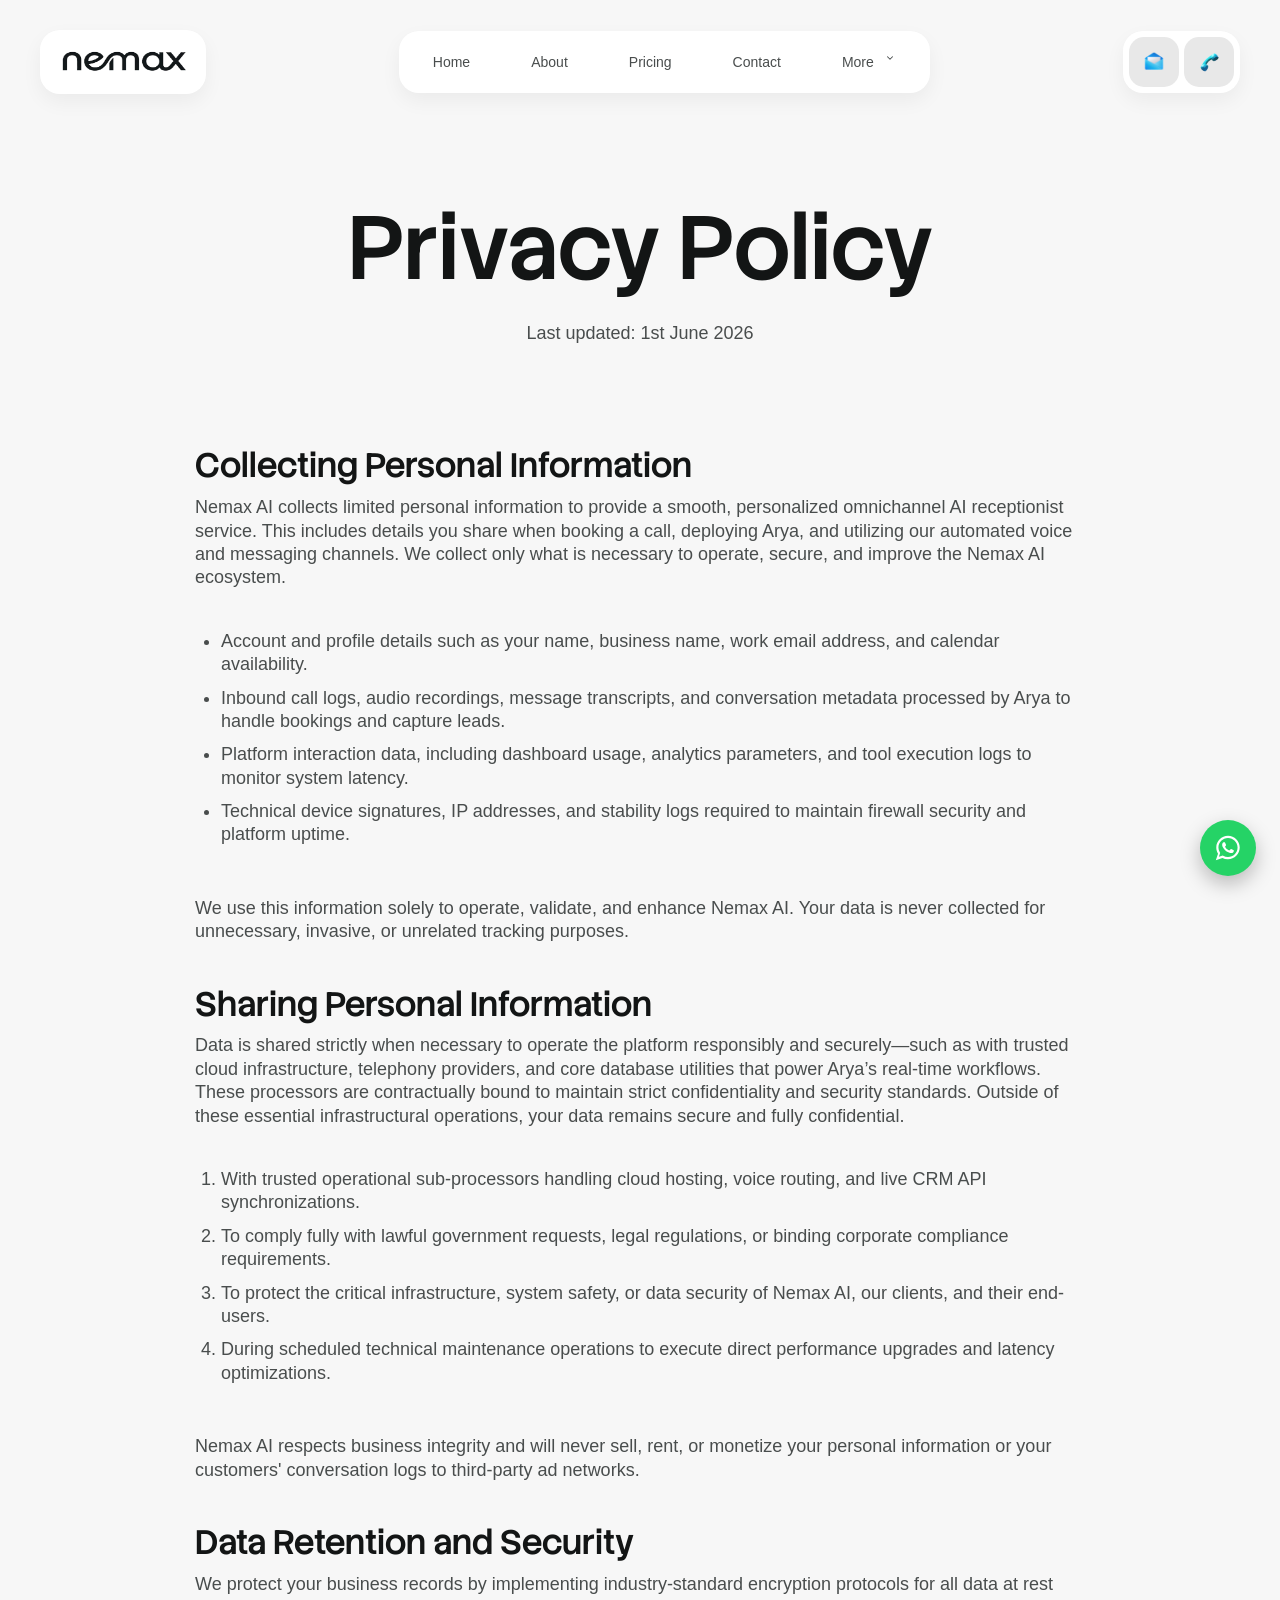
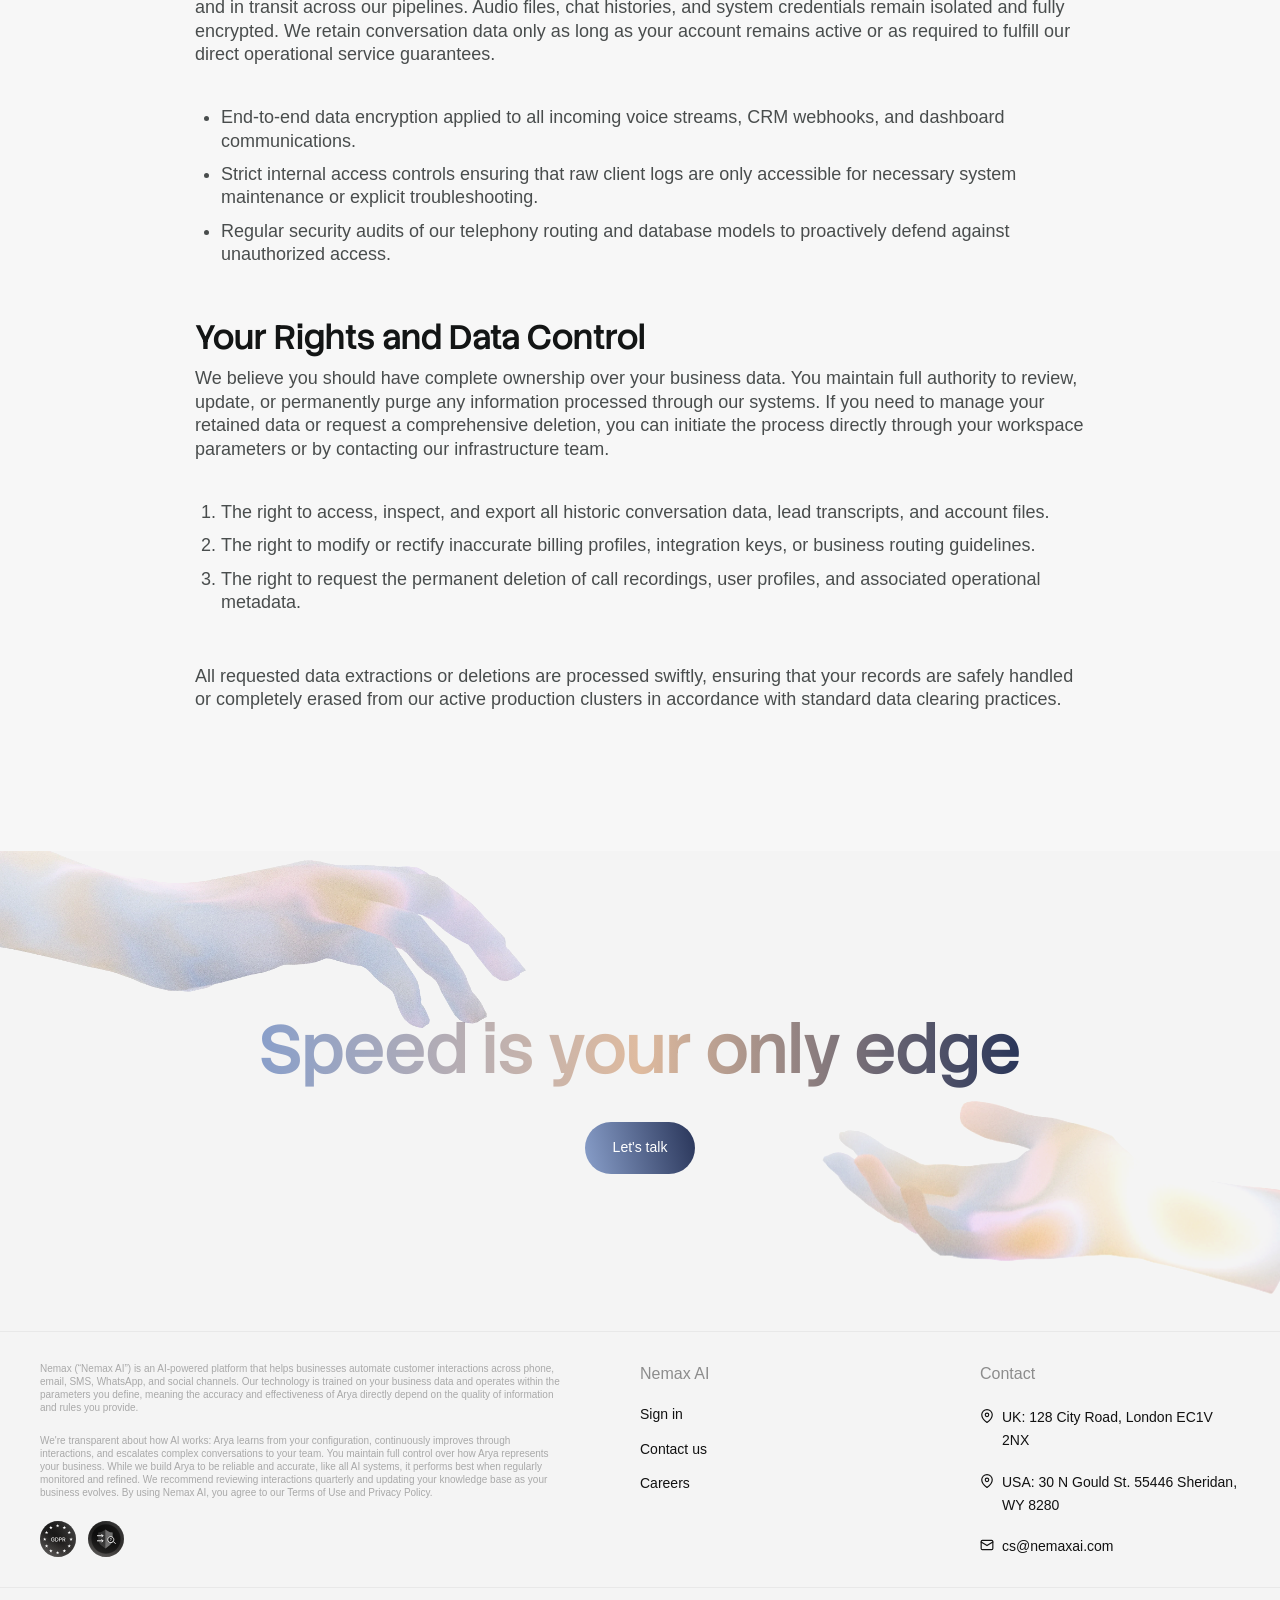
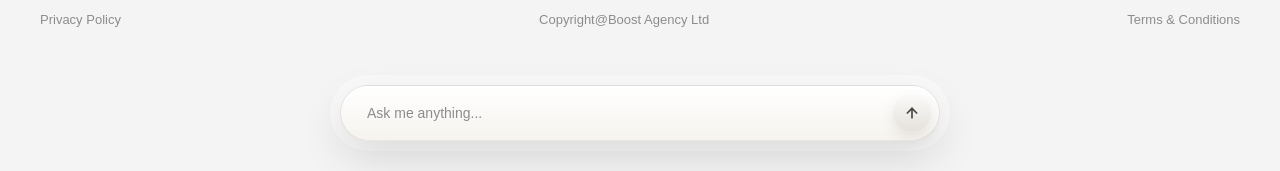
<file: privacy-policy.html>
<!DOCTYPE html>
<html data-wf-domain="nemaxai.com" data-wf-page="692fd4f000a6f446ca91cb16" data-wf-site="692fd4f000a6f446ca91cb33"
  lang="en">

<head>
  <meta charset="utf-8" />
  <link crossorigin="anonymous" href="https://cdn.prod.website-files.com" rel="preconnect" />
  <title>Privacy Policy — Nemax AI</title>
  <meta
    content="Nemax AI deploys custom AI voice receptionists and conversational agents that answer every call, message, and DM instantly. 24/7 omnichannel automation across Voice, WhatsApp, Instagram, and Email. Zero missed revenue."
    name="description" />
  <meta content="Privacy Policy — Nemax AI" property="og:title" />
  <meta
    content="Nemax AI deploys custom AI voice receptionists and conversational agents that answer every call, message, and DM instantly. 24/7 omnichannel automation across Voice, WhatsApp, Instagram, and Email. Zero missed revenue."
    property="og:description" />
  <meta content="Privacy Policy — Nemax AI" name="twitter:title" />
  <meta
    content="Nemax AI deploys custom AI voice receptionists and conversational agents that answer every call, message, and DM instantly. 24/7 omnichannel automation across Voice, WhatsApp, Instagram, and Email. Zero missed revenue."
    name="twitter:description" />
  <meta content="website" property="og:type" />
  <meta content="summary_large_image" name="twitter:card" />
  <meta content="width=device-width, initial-scale=1" name="viewport" />

  <link href="css/main.css?v=20260716e" rel="stylesheet" type="text/css" />
  <link href="https://fonts.googleapis.com" rel="preconnect" />
  <link crossorigin="anonymous" href="https://fonts.gstatic.com" rel="preconnect" />
  <link href="https://fonts.googleapis.com/css2?family=Stack+Sans+Headline:wght@400;500&amp;family=Google+Sans+Flex:wght@400&amp;display=swap" rel="preload" as="style" onload="this.onload=null;this.rel='stylesheet'" />
  <noscript><link href="https://fonts.googleapis.com/css2?family=Stack+Sans+Headline:wght@400;500&amp;family=Google+Sans+Flex:wght@400&amp;display=swap" rel="stylesheet" /></noscript>
  <script
    type="text/javascript">!function (o, c) { var n = c.documentElement, t = " w-mod-"; n.className += t + "js", ("ontouchstart" in o || o.DocumentTouch && c instanceof DocumentTouch) && (n.className += t + "touch") }(window, document);</script>
  <link href="assets/Logos/Nemax Icon Logo White.png" rel="shortcut icon" type="image/x-icon" />
  <link href="assets/Logos/Nemax Icon Logo White.png" rel="apple-touch-icon" />
  <style>
    .w-webflow-badge {
      position: fixed !important;
      display: None !important;
      visibility: hidden !important;
    }
  </style>
</head>

<body>
  <script src="js/header.js?v=20260716b" type="text/javascript" defer></script>
  <div class="hero-inner-section">
    <div class="container w-container">
      <div class="hero-inner-wrap">
        <h1 class="hero-inner-title">Privacy Policy</h1>
        <div>Last updated: 1st June 2026</div>
      </div>
    </div>
  </div>
  <div class="privacy-section">
  <div class="container-small w-container">
    <div class="privacy-wrap">
      <div class="rich-text w-richtext">
        
        <h2 class="heading-h5">Collecting Personal Information<br /></h2>
        <p>Nemax AI collects limited personal information to provide a smooth, personalized omnichannel AI receptionist service. This includes details you share when booking a call, deploying Arya, and utilizing our automated voice and messaging channels. We collect only what is necessary to operate, secure, and improve the Nemax AI ecosystem.</p>
        <ul role="list">
          <li>Account and profile details such as your name, business name, work email address, and calendar availability.</li>
          <li>Inbound call logs, audio recordings, message transcripts, and conversation metadata processed by Arya to handle bookings and capture leads.</li>
          <li>Platform interaction data, including dashboard usage, analytics parameters, and tool execution logs to monitor system latency.</li>
          <li>Technical device signatures, IP addresses, and stability logs required to maintain firewall security and platform uptime.</li>
        </ul>
        <p>We use this information solely to operate, validate, and enhance Nemax AI. Your data is never collected for unnecessary, invasive, or unrelated tracking purposes.</p>

        <h2 class="heading-h5">Sharing Personal Information<br /></h2>
        <p>Data is shared strictly when necessary to operate the platform responsibly and securely—such as with trusted cloud infrastructure, telephony providers, and core database utilities that power Arya’s real-time workflows. These processors are contractually bound to maintain strict confidentiality and security standards. Outside of these essential infrastructural operations, your data remains secure and fully confidential.</p>
        <ol role="list">
          <li>With trusted operational sub-processors handling cloud hosting, voice routing, and live CRM API synchronizations.</li>
          <li>To comply fully with lawful government requests, legal regulations, or binding corporate compliance requirements.</li>
          <li>To protect the critical infrastructure, system safety, or data security of Nemax AI, our clients, and their end-users.</li>
          <li>During scheduled technical maintenance operations to execute direct performance upgrades and latency optimizations.</li>
        </ol>
        <p>Nemax AI respects business integrity and will never sell, rent, or monetize your personal information or your customers' conversation logs to third-party ad networks.</p>

        <h2 class="heading-h5">Data Retention and Security<br /></h2>
        <p>We protect your business records by implementing industry-standard encryption protocols for all data at rest and in transit across our pipelines. Audio files, chat histories, and system credentials remain isolated and fully encrypted. We retain conversation data only as long as your account remains active or as required to fulfill our direct operational service guarantees.</p>
        <ul role="list">
          <li>End-to-end data encryption applied to all incoming voice streams, CRM webhooks, and dashboard communications.</li>
          <li>Strict internal access controls ensuring that raw client logs are only accessible for necessary system maintenance or explicit troubleshooting.</li>
          <li>Regular security audits of our telephony routing and database models to proactively defend against unauthorized access.</li>
        </ul>

        <h2 class="heading-h5">Your Rights and Data Control<br /></h2>
        <p>We believe you should have complete ownership over your business data. You maintain full authority to review, update, or permanently purge any information processed through our systems. If you need to manage your retained data or request a comprehensive deletion, you can initiate the process directly through your workspace parameters or by contacting our infrastructure team.</p>
        <ol role="list">
          <li>The right to access, inspect, and export all historic conversation data, lead transcripts, and account files.</li>
          <li>The right to modify or rectify inaccurate billing profiles, integration keys, or business routing guidelines.</li>
          <li>The right to request the permanent deletion of call recordings, user profiles, and associated operational metadata.</li>
        </ol>
        <p>All requested data extractions or deletions are processed swiftly, ensuring that your records are safely handled or completely erased from our active production clusters in accordance with standard data clearing practices.</p>

      </div>
    </div>
  </div>
</div>
    </div>
  </div>
  <script src="js/footer.js?v=20260716b" type="text/javascript"></script>
  <script src="js/jquery-3.5.1.min.js?v=20260716b" type="text/javascript"></script>
  <script src="js/webflow.schunk.36b8fb49256177c8.js?v=20260716b" type="text/javascript"></script>
  <script src="js/webflow.schunk.86b9a003c3056a82.js?v=20260716b" type="text/javascript"></script>
  <script src="js/webflow.5374edf3.ea838bf672ce0d9c.js?v=20260716b" type="text/javascript"></script>
  <script src="js/gsap.min.js?v=20260716b" type="text/javascript"></script>
  <script src="js/ScrollTrigger.min.js?v=20260716b" type="text/javascript"></script>
  
  <script src="js/counters.js?v=20260716b" type="text/javascript"></script>
</body>

</html>
</file>
<file: css/main.css>
.features-summary {
    font-size: 12px;
    color: #636262;
    text-align: center;
    margin-top: 16px
}

@media screen and (max-width:767px) {
    .features-summary {
        padding: 0 16px;
        font-size: 12px;
        text-align: center
    }
}

.whatsapp-float {
    position: fixed;
    bottom: 24px;
    right: 24px;
    width: 58px;
    height: 58px;
    background-color: #25D366;
    border-radius: 50%;
    display: flex;
    align-items: center;
    justify-content: center;
    box-shadow: 0 6px 16px rgba(0, 0, 0, 0.2);
    z-index: 999;
    transition: transform 0.2s ease, box-shadow 0.2s ease
}

.whatsapp-float:hover {
    transform: scale(1.08);
    box-shadow: 0 8px 20px rgba(0, 0, 0, 0.28)
}

@media (max-width:968px) {
    .whatsapp-float {
        bottom: 16px;
        right: 16px;
        width: 52px;
        height: 52px
    }
}

html {
    -webkit-text-size-adjust: 100%;
    -ms-text-size-adjust: 100%;
    font-family: sans-serif
}

body {
    margin: 0
}

article,
aside,
details,
figcaption,
figure,
footer,
header,
hgroup,
main,
menu,
nav,
section,
summary {
    display: block
}

audio,
canvas,
progress,
video {
    vertical-align: baseline;
    display: inline-block
}

audio:not([controls]) {
    height: 0;
    display: none
}

[hidden],
template {
    display: none
}

a {
    background-color: #0000
}

a:active,
a:hover {
    outline: 0
}

abbr[title] {
    border-bottom: 1px dotted
}

b,
strong {
    font-weight: 700
}

dfn {
    font-style: italic
}

h1 {
    margin: .67em 0;
    font-size: 2em
}

mark {
    color: #000;
    background: #ff0
}

small {
    font-size: 80%
}

sub,
sup {
    vertical-align: baseline;
    font-size: 75%;
    line-height: 0;
    position: relative
}

sup {
    top: -.5em
}

sub {
    bottom: -.25em
}

img {
    border: 0
}

svg:not(:root) {
    overflow: hidden
}

hr {
    box-sizing: content-box;
    height: 0
}

pre {
    overflow: auto
}

code,
kbd,
pre,
samp {
    font-family: monospace;
    font-size: 1em
}

button,
input,
optgroup,
select,
textarea {
    color: inherit;
    font: inherit;
    margin: 0
}

button {
    overflow: visible
}

button,
select {
    text-transform: none
}

button,
html input[type=button],
input[type=reset] {
    -webkit-appearance: button;
    cursor: pointer
}

button[disabled],
html input[disabled] {
    cursor: default
}

button::-moz-focus-inner,
input::-moz-focus-inner {
    border: 0;
    padding: 0
}

input {
    line-height: normal
}

input[type=checkbox],
input[type=radio] {
    box-sizing: border-box;
    padding: 0
}

input[type=number]::-webkit-inner-spin-button,
input[type=number]::-webkit-outer-spin-button {
    height: auto
}

input[type=search] {
    -webkit-appearance: none
}

input[type=search]::-webkit-search-cancel-button,
input[type=search]::-webkit-search-decoration {
    -webkit-appearance: none
}

legend {
    border: 0;
    padding: 0
}

textarea {
    overflow: auto
}

optgroup {
    font-weight: 700
}

table {
    border-collapse: collapse;
    border-spacing: 0
}

td,
th {
    padding: 0
}

@font-face {
    font-family: webflow-icons;
    src: url([data-uri])format("truetype");
    font-weight: 400;
    font-style: normal
}

[class^=w-icon-],
[class*=\ w-icon-] {
    speak: none;
    font-variant: normal;
    text-transform: none;
    -webkit-font-smoothing: antialiased;
    -moz-osx-font-smoothing: grayscale;
    font-style: normal;
    font-weight: 400;
    line-height: 1;
    font-family: webflow-icons !important
}

.w-icon-slider-right:before {
    content: "î˜€"
}

.w-icon-slider-left:before {
    content: "î˜"
}

.w-icon-nav-menu:before {
    content: "î˜‚"
}

.w-icon-arrow-down:before,
.w-icon-dropdown-toggle:before {
    content: "î˜ƒ"
}

.w-icon-file-upload-remove:before {
    content: "î¤€"
}

.w-icon-file-upload-icon:before {
    content: "î¤ƒ"
}

.navbar .w-icon-arrow-down:before {
    content: "" !important;
    display: inline-block;
    width: 0;
    height: 0;
    overflow: hidden
}

.navbar .w-icon-dropdown-toggle:before,
.navbar .w-icon-nav-menu:before {
    content: "" !important;
    display: none;
    width: 20px;
    height: 2px;
    background: currentColor;
    box-shadow: 0 6px 0 0 currentColor, 0 -6px 0 0 currentColor;
    vertical-align: middle
}

.navbar .dropdown-toggle.nav-link>div:last-child {
    display: inline-flex;
    align-items: center;
    gap: .15rem
}

.navbar .dropdown-toggle.nav-link>div:last-child::after {
    content: ""
}

@media screen and (max-width:991px) {
    .navbar .dropdown-toggle.nav-link>div:last-child {
        display: none
    }

    .navbar .dropdown-icon {
        margin-right: 0
    }
}

* {
    box-sizing: border-box
}

html {
    height: 100%
}

body {
    color: #333;
    background-color: #fff;
    min-height: 100%;
    margin: 0;
    font-family: Arial, sans-serif;
    font-size: 14px;
    line-height: 20px
}

img {
    vertical-align: middle;
    max-width: 100%;
    display: inline-block
}

html.w-mod-touch * {
    background-attachment: scroll !important
}

.w-block {
    display: block
}

.w-inline-block {
    max-width: 100%;
    display: inline-block
}

.w-clearfix:before,
.w-clearfix:after {
    content: " ";
    grid-area: 1/1/2/2;
    display: table
}

.w-clearfix:after {
    clear: both
}

.w-hidden {
    display: none
}

.w-button {
    color: #fff;
    line-height: inherit;
    cursor: pointer;
    background-color: #3898ec;
    border: 0;
    border-radius: 0;
    padding: 9px 15px;
    text-decoration: none;
    display: inline-block
}

input.w-button {
    -webkit-appearance: button
}

html[data-w-dynpage] [data-w-cloak] {
    color: #0000 !important
}

.w-code-block {
    margin: unset
}

pre.w-code-block code {
    all: inherit
}

.w-optimization {
    display: contents
}

.w-webflow-badge,
.w-webflow-badge>img {
    box-sizing: unset;
    width: unset;
    height: unset;
    max-height: unset;
    max-width: unset;
    min-height: unset;
    min-width: unset;
    margin: unset;
    padding: unset;
    float: unset;
    clear: unset;
    border: unset;
    border-radius: unset;
    background: unset;
    background-image: unset;
    background-position: unset;
    background-size: unset;
    background-repeat: unset;
    background-origin: unset;
    background-clip: unset;
    background-attachment: unset;
    background-color: unset;
    box-shadow: unset;
    transform: unset;
    direction: unset;
    font-family: unset;
    font-weight: unset;
    color: unset;
    font-size: unset;
    line-height: unset;
    font-style: unset;
    font-variant: unset;
    text-align: unset;
    letter-spacing: unset;
    -webkit-text-decoration: unset;
    text-decoration: unset;
    text-indent: unset;
    text-transform: unset;
    list-style-type: unset;
    text-shadow: unset;
    vertical-align: unset;
    cursor: unset;
    white-space: unset;
    word-break: unset;
    word-spacing: unset;
    word-wrap: unset;
    transition: unset
}

.w-webflow-badge {
    white-space: nowrap;
    cursor: pointer;
    box-shadow: 0 0 0 1px #0000001a, 0 1px 3px #0000001a;
    visibility: visible !important;
    opacity: 1 !important;
    z-index: 2147483647 !important;
    color: #aaadb0 !important;
    overflow: unset !important;
    background-color: #fff !important;
    border-radius: 3px !important;
    width: auto !important;
    height: auto !important;
    margin: 0 !important;
    padding: 6px !important;
    font-size: 12px !important;
    line-height: 14px !important;
    text-decoration: none !important;
    display: inline-block !important;
    position: fixed !important;
    inset: auto 12px 12px auto !important;
    transform: none !important
}

.w-webflow-badge>img {
    position: unset;
    visibility: unset !important;
    opacity: 1 !important;
    vertical-align: middle !important;
    display: inline-block !important
}

h1,
h2,
h3,
h4,
h5,
h6 {
    margin-bottom: 10px;
    font-weight: 700
}

h1 {
    margin-top: 20px;
    font-size: 38px;
    line-height: 44px
}

h2 {
    margin-top: 20px;
    font-size: 32px;
    line-height: 36px
}

h3 {
    margin-top: 20px;
    font-size: 24px;
    line-height: 30px
}

h4 {
    margin-top: 10px;
    font-size: 18px;
    line-height: 24px
}

h5 {
    margin-top: 10px;
    font-size: 14px;
    line-height: 20px
}

h6 {
    margin-top: 10px;
    font-size: 12px;
    line-height: 18px
}

p {
    margin-top: 0;
    margin-bottom: 10px
}

blockquote {
    border-left: 5px solid #e2e2e2;
    margin: 0 0 10px;
    padding: 10px 20px;
    font-size: 18px;
    line-height: 22px
}

figure {
    margin: 0 0 10px
}

ul,
ol {
    margin-top: 0;
    margin-bottom: 10px;
    padding-left: 40px
}

.w-list-unstyled {
    padding-left: 0;
    list-style: none
}

.w-embed:before,
.w-embed:after {
    content: " ";
    grid-area: 1/1/2/2;
    display: table
}

.w-embed:after {
    clear: both
}

.w-video {
    width: 100%;
    padding: 0;
    position: relative
}

.w-video iframe,
.w-video object,
.w-video embed {
    border: none;
    width: 100%;
    height: 100%;
    position: absolute;
    top: 0;
    left: 0
}

fieldset {
    border: 0;
    margin: 0;
    padding: 0
}

button,
[type=button],
[type=reset] {
    cursor: pointer;
    -webkit-appearance: button;
    border: 0
}

.w-form {
    margin: 0 0 15px
}

.w-form-done {
    text-align: center;
    background-color: #ddd;
    padding: 20px;
    display: none
}

.w-form-fail {
    background-color: #ffdede;
    margin-top: 10px;
    padding: 10px;
    display: none
}

label {
    margin-bottom: 5px;
    font-weight: 700;
    display: block
}

.w-input,
.w-select {
    color: #333;
    vertical-align: middle;
    background-color: #fff;
    border: 1px solid #ccc;
    width: 100%;
    height: 38px;
    margin-bottom: 10px;
    padding: 8px 12px;
    font-size: 14px;
    line-height: 1.42857;
    display: block
}

.w-input::placeholder,
.w-select::placeholder {
    color: #999
}

.w-input:focus,
.w-select:focus {
    border-color: #3898ec;
    outline: 0
}

.w-input[disabled],
.w-select[disabled],
.w-input[readonly],
.w-select[readonly],
fieldset[disabled] .w-input,
fieldset[disabled] .w-select {
    cursor: not-allowed
}

.w-input[disabled]:not(.w-input-disabled),
.w-select[disabled]:not(.w-input-disabled),
.w-input[readonly],
.w-select[readonly],
fieldset[disabled]:not(.w-input-disabled) .w-input,
fieldset[disabled]:not(.w-input-disabled) .w-select {
    background-color: #eee
}

textarea.w-input,
textarea.w-select {
    height: auto
}

.w-select {
    background-color: #f3f3f3
}

.w-select[multiple] {
    height: auto
}

.w-form-label {
    cursor: pointer;
    margin-bottom: 0;
    font-weight: 400;
    display: inline-block
}

.w-radio {
    margin-bottom: 5px;
    padding-left: 20px;
    display: block
}

.w-radio:before,
.w-radio:after {
    content: " ";
    grid-area: 1/1/2/2;
    display: table
}

.w-radio:after {
    clear: both
}

.w-radio-input {
    float: left;
    margin: 3px 0 0 -20px;
    line-height: normal
}

.w-file-upload {
    margin-bottom: 10px;
    display: block
}

.w-file-upload-input {
    opacity: 0;
    z-index: -100;
    width: .1px;
    height: .1px;
    position: absolute;
    overflow: hidden
}

.w-file-upload-default,
.w-file-upload-uploading,
.w-file-upload-success {
    color: #333;
    display: inline-block
}

.w-file-upload-error {
    margin-top: 10px;
    display: block
}

.w-file-upload-default.w-hidden,
.w-file-upload-uploading.w-hidden,
.w-file-upload-error.w-hidden,
.w-file-upload-success.w-hidden {
    display: none
}

.w-file-upload-uploading-btn {
    cursor: pointer;
    background-color: #fafafa;
    border: 1px solid #ccc;
    margin: 0;
    padding: 8px 12px;
    font-size: 14px;
    font-weight: 400;
    display: flex
}

.w-file-upload-file {
    background-color: #fafafa;
    border: 1px solid #ccc;
    flex-grow: 1;
    justify-content: space-between;
    margin: 0;
    padding: 8px 9px 8px 11px;
    display: flex
}

.w-file-upload-file-name {
    font-size: 14px;
    font-weight: 400;
    display: block
}

.w-file-remove-link {
    cursor: pointer;
    width: auto;
    height: auto;
    margin-top: 3px;
    margin-left: 10px;
    padding: 3px;
    display: block
}

.w-icon-file-upload-remove {
    margin: auto;
    font-size: 10px
}

.w-file-upload-error-msg {
    color: #ea384c;
    padding: 2px 0;
    display: inline-block
}

.w-file-upload-info {
    padding: 0 12px;
    line-height: 38px;
    display: inline-block
}

.w-file-upload-label {
    cursor: pointer;
    background-color: #fafafa;
    border: 1px solid #ccc;
    margin: 0;
    padding: 8px 12px;
    font-size: 14px;
    font-weight: 400;
    display: inline-block
}

.w-icon-file-upload-icon,
.w-icon-file-upload-uploading {
    width: 20px;
    margin-right: 8px;
    display: inline-block
}

.w-icon-file-upload-uploading {
    height: 20px
}

.w-container {
    max-width: 940px;
    margin-left: auto;
    margin-right: auto
}

.w-container:before,
.w-container:after {
    content: " ";
    grid-area: 1/1/2/2;
    display: table
}

.w-container:after {
    clear: both
}

.w-container .w-row {
    margin-left: -10px;
    margin-right: -10px
}

.w-row:before,
.w-row:after {
    content: " ";
    grid-area: 1/1/2/2;
    display: table
}

.w-row:after {
    clear: both
}

.w-row .w-row {
    margin-left: 0;
    margin-right: 0
}

.w-col {
    float: left;
    width: 100%;
    min-height: 1px;
    padding-left: 10px;
    padding-right: 10px;
    position: relative
}

.w-col .w-col {
    padding-left: 0;
    padding-right: 0
}

.w-col-1 {
    width: 8.33333%
}

.w-col-2 {
    width: 16.6667%
}

.w-col-3 {
    width: 25%
}

.w-col-4 {
    width: 33.3333%
}

.w-col-5 {
    width: 41.6667%
}

.w-col-6 {
    width: 50%
}

.w-col-7 {
    width: 58.3333%
}

.w-col-8 {
    width: 66.6667%
}

.w-col-9 {
    width: 75%
}

.w-col-10 {
    width: 83.3333%
}

.w-col-11 {
    width: 91.6667%
}

.w-col-12 {
    width: 100%
}

.w-hidden-main {
    display: none !important
}

@media screen and (max-width:991px) {
    .w-container {
        max-width: 728px
    }

    .w-hidden-main {
        display: inherit !important
    }

    .w-hidden-medium {
        display: none !important
    }

    .w-col-medium-1 {
        width: 8.33333%
    }

    .w-col-medium-2 {
        width: 16.6667%
    }

    .w-col-medium-3 {
        width: 25%
    }

    .w-col-medium-4 {
        width: 33.3333%
    }

    .w-col-medium-5 {
        width: 41.6667%
    }

    .w-col-medium-6 {
        width: 50%
    }

    .w-col-medium-7 {
        width: 58.3333%
    }

    .w-col-medium-8 {
        width: 66.6667%
    }

    .w-col-medium-9 {
        width: 75%
    }

    .w-col-medium-10 {
        width: 83.3333%
    }

    .w-col-medium-11 {
        width: 91.6667%
    }

    .w-col-medium-12 {
        width: 100%
    }

    .w-col-stack {
        width: 100%;
        left: auto;
        right: auto
    }
}

@media screen and (max-width:767px) {

    .w-hidden-main,
    .w-hidden-medium {
        display: inherit !important
    }

    .w-hidden-small {
        display: none !important
    }

    .w-row,
    .w-container .w-row {
        margin-left: 0;
        margin-right: 0
    }

    .w-col {
        width: 100%;
        left: auto;
        right: auto
    }

    .w-col-small-1 {
        width: 8.33333%
    }

    .w-col-small-2 {
        width: 16.6667%
    }

    .w-col-small-3 {
        width: 25%
    }

    .w-col-small-4 {
        width: 33.3333%
    }

    .w-col-small-5 {
        width: 41.6667%
    }

    .w-col-small-6 {
        width: 50%
    }

    .w-col-small-7 {
        width: 58.3333%
    }

    .w-col-small-8 {
        width: 66.6667%
    }

    .w-col-small-9 {
        width: 75%
    }

    .w-col-small-10 {
        width: 83.3333%
    }

    .w-col-small-11 {
        width: 91.6667%
    }

    .w-col-small-12 {
        width: 100%
    }
}

@media screen and (max-width:479px) {
    .w-container {
        max-width: none
    }

    .w-hidden-main,
    .w-hidden-medium,
    .w-hidden-small {
        display: inherit !important
    }

    .w-hidden-tiny {
        display: none !important
    }

    .w-col {
        width: 100%
    }

    .w-col-tiny-1 {
        width: 8.33333%
    }

    .w-col-tiny-2 {
        width: 16.6667%
    }

    .w-col-tiny-3 {
        width: 25%
    }

    .w-col-tiny-4 {
        width: 33.3333%
    }

    .w-col-tiny-5 {
        width: 41.6667%
    }

    .w-col-tiny-6 {
        width: 50%
    }

    .w-col-tiny-7 {
        width: 58.3333%
    }

    .w-col-tiny-8 {
        width: 66.6667%
    }

    .w-col-tiny-9 {
        width: 75%
    }

    .w-col-tiny-10 {
        width: 83.3333%
    }

    .w-col-tiny-11 {
        width: 91.6667%
    }

    .w-col-tiny-12 {
        width: 100%
    }
}

.w-widget {
    position: relative
}

.w-widget-map {
    width: 100%;
    height: 400px
}

.w-widget-map label {
    width: auto;
    display: inline
}

.w-widget-map img {
    max-width: inherit
}

.w-widget-map .gm-style-iw {
    text-align: center
}

.w-widget-map .gm-style-iw>button {
    display: none !important
}

.w-widget-twitter {
    overflow: hidden
}

.w-widget-twitter-count-shim {
    vertical-align: top;
    text-align: center;
    background: #fff;
    border: 1px solid #758696;
    border-radius: 3px;
    width: 28px;
    height: 20px;
    display: inline-block;
    position: relative
}

.w-widget-twitter-count-shim * {
    pointer-events: none;
    -webkit-user-select: none;
    user-select: none
}

.w-widget-twitter-count-shim .w-widget-twitter-count-inner {
    text-align: center;
    color: #999;
    font-family: serif;
    font-size: 15px;
    line-height: 12px;
    position: relative
}

.w-widget-twitter-count-shim .w-widget-twitter-count-clear {
    display: block;
    position: relative
}

.w-widget-twitter-count-shim.w--large {
    width: 36px;
    height: 28px
}

.w-widget-twitter-count-shim.w--large .w-widget-twitter-count-inner {
    font-size: 18px;
    line-height: 18px
}

.w-widget-twitter-count-shim:not(.w--vertical) {
    margin-left: 5px;
    margin-right: 8px
}

.w-widget-twitter-count-shim:not(.w--vertical).w--large {
    margin-left: 6px
}

.w-widget-twitter-count-shim:not(.w--vertical):before,
.w-widget-twitter-count-shim:not(.w--vertical):after {
    content: " ";
    pointer-events: none;
    border: solid #0000;
    width: 0;
    height: 0;
    position: absolute;
    top: 50%;
    left: 0
}

.w-widget-twitter-count-shim:not(.w--vertical):before {
    border-width: 4px;
    border-color: #75869600 #5d6c7b #75869600 #75869600;
    margin-top: -4px;
    margin-left: -9px
}

.w-widget-twitter-count-shim:not(.w--vertical).w--large:before {
    border-width: 5px;
    margin-top: -5px;
    margin-left: -10px
}

.w-widget-twitter-count-shim:not(.w--vertical):after {
    border-width: 4px;
    border-color: #fff0 #fff #fff0 #fff0;
    margin-top: -4px;
    margin-left: -8px
}

.w-widget-twitter-count-shim:not(.w--vertical).w--large:after {
    border-width: 5px;
    margin-top: -5px;
    margin-left: -9px
}

.w-widget-twitter-count-shim.w--vertical {
    width: 61px;
    height: 33px;
    margin-bottom: 8px
}

.w-widget-twitter-count-shim.w--vertical:before,
.w-widget-twitter-count-shim.w--vertical:after {
    content: " ";
    pointer-events: none;
    border: solid #0000;
    width: 0;
    height: 0;
    position: absolute;
    top: 100%;
    left: 50%
}

.w-widget-twitter-count-shim.w--vertical:before {
    border-width: 5px;
    border-color: #5d6c7b #75869600 #75869600;
    margin-left: -5px
}

.w-widget-twitter-count-shim.w--vertical:after {
    border-width: 4px;
    border-color: #fff #fff0 #fff0;
    margin-left: -4px
}

.w-widget-twitter-count-shim.w--vertical .w-widget-twitter-count-inner {
    font-size: 18px;
    line-height: 22px
}

.w-widget-twitter-count-shim.w--vertical.w--large {
    width: 76px
}

.w-background-video {
    color: #fff;
    height: 500px;
    position: relative;
    overflow: hidden
}

.w-background-video>video {
    object-fit: cover;
    z-index: -100;
    background-position: 50%;
    background-size: cover;
    width: 100%;
    height: 100%;
    margin: auto;
    position: absolute;
    inset: -100%
}

.w-background-video>video::-webkit-media-controls-start-playback-button {
    -webkit-appearance: none;
    display: none !important
}

.w-background-video--control {
    background-color: #0000;
    padding: 0;
    position: absolute;
    bottom: 1em;
    right: 1em
}

.w-background-video--control>[hidden] {
    display: none !important
}

.w-slider {
    text-align: center;
    clear: both;
    -webkit-tap-highlight-color: #0000;
    tap-highlight-color: #0000;
    background: #ddd;
    height: 300px;
    position: relative
}

.w-slider-mask {
    z-index: 1;
    white-space: nowrap;
    height: 100%;
    display: block;
    position: relative;
    left: 0;
    right: 0;
    overflow: hidden
}

.w-slide {
    vertical-align: top;
    white-space: normal;
    text-align: left;
    width: 100%;
    height: 100%;
    display: inline-block;
    position: relative
}

.w-slider-nav {
    z-index: 2;
    text-align: center;
    -webkit-tap-highlight-color: #0000;
    tap-highlight-color: #0000;
    height: 40px;
    margin: auto;
    padding-top: 10px;
    position: absolute;
    inset: auto 0 0
}

.w-slider-nav.w-round>div {
    border-radius: 100%
}

.w-slider-nav.w-num>div {
    font-size: inherit;
    line-height: inherit;
    width: auto;
    height: auto;
    padding: .2em .5em
}

.w-slider-nav.w-shadow>div {
    box-shadow: 0 0 3px #3336
}

.w-slider-nav-invert {
    color: #fff
}

.w-slider-nav-invert>div {
    background-color: #2226
}

.w-slider-nav-invert>div.w-active {
    background-color: #222
}

.w-slider-dot {
    cursor: pointer;
    background-color: #fff6;
    width: 1em;
    height: 1em;
    margin: 0 3px .5em;
    transition: background-color .1s, color .1s;
    display: inline-block;
    position: relative
}

.w-slider-dot.w-active {
    background-color: #fff
}

.w-slider-dot:focus {
    outline: none;
    box-shadow: 0 0 0 2px #fff
}

.w-slider-dot:focus.w-active {
    box-shadow: none
}

.w-slider-arrow-left,
.w-slider-arrow-right {
    cursor: pointer;
    color: #fff;
    -webkit-tap-highlight-color: #0000;
    tap-highlight-color: #0000;
    -webkit-user-select: none;
    user-select: none;
    width: 80px;
    margin: auto;
    font-size: 40px;
    position: absolute;
    inset: 0;
    overflow: hidden
}

.w-slider-arrow-left [class^=w-icon-],
.w-slider-arrow-right [class^=w-icon-],
.w-slider-arrow-left [class*=\ w-icon-],
.w-slider-arrow-right [class*=\ w-icon-] {
    position: absolute
}

.w-slider-arrow-left:focus,
.w-slider-arrow-right:focus {
    outline: 0
}

.w-slider-arrow-left {
    z-index: 3;
    right: auto
}

.w-slider-arrow-right {
    z-index: 4;
    left: auto
}

.w-icon-slider-left,
.w-icon-slider-right {
    width: 1em;
    height: 1em;
    margin: auto;
    inset: 0
}

.w-slider-aria-label {
    clip: rect(0 0 0 0);
    border: 0;
    width: 1px;
    height: 1px;
    margin: -1px;
    padding: 0;
    position: absolute;
    overflow: hidden
}

.w-slider-force-show {
    display: block !important
}

.w-dropdown {
    text-align: left;
    z-index: 900;
    margin-left: auto;
    margin-right: auto;
    display: inline-block;
    position: relative
}

.w-dropdown-btn,
.w-dropdown-toggle,
.w-dropdown-link {
    vertical-align: top;
    color: #222;
    text-align: left;
    white-space: nowrap;
    margin-left: auto;
    margin-right: auto;
    padding: 20px;
    text-decoration: none;
    position: relative
}

.w-dropdown-toggle {
    -webkit-user-select: none;
    user-select: none;
    cursor: pointer;
    padding-right: 40px;
    display: inline-block
}

.w-dropdown-toggle:focus {
    outline: 0
}

.w-icon-dropdown-toggle {
    width: 1em;
    height: 1em;
    margin: auto 20px auto auto;
    position: absolute;
    top: 0;
    bottom: 0;
    right: 0
}

.w-dropdown-list {
    background: #ddd;
    min-width: 100%;
    display: none;
    position: absolute
}

.w-dropdown-list.w--open {
    display: block
}

.w-dropdown-link {
    color: #222;
    padding: 10px 20px;
    display: block
}

.w-dropdown-link.w--current {
    color: #0082f3
}

.w-dropdown-link:focus {
    outline: 0
}

@media screen and (max-width:767px) {
    .w-nav-brand {
        padding-left: 10px
    }
}

.w-lightbox-backdrop {
    cursor: auto;
    letter-spacing: normal;
    text-indent: 0;
    text-shadow: none;
    text-transform: none;
    visibility: visible;
    white-space: normal;
    word-break: normal;
    word-spacing: normal;
    word-wrap: normal;
    color: #fff;
    text-align: center;
    z-index: 2000;
    opacity: 0;
    -webkit-user-select: none;
    -moz-user-select: none;
    -webkit-tap-highlight-color: transparent;
    background: #000000e6;
    outline: 0;
    font-family: Helvetica Neue, Helvetica, Ubuntu, Segoe UI, Verdana, sans-serif;
    font-size: 17px;
    font-style: normal;
    font-weight: 300;
    line-height: 1.2;
    list-style: disc;
    position: fixed;
    inset: 0;
    -webkit-transform: translate(0)
}

.w-lightbox-backdrop,
.w-lightbox-container {
    -webkit-overflow-scrolling: touch;
    height: 100%;
    overflow: auto
}

.w-lightbox-content {
    height: 100vh;
    position: relative;
    overflow: hidden
}

.w-lightbox-view {
    opacity: 0;
    width: 100vw;
    height: 100vh;
    position: absolute
}

.w-lightbox-view:before {
    content: "";
    height: 100vh
}

.w-lightbox-group,
.w-lightbox-group .w-lightbox-view,
.w-lightbox-group .w-lightbox-view:before {
    height: 86vh
}

.w-lightbox-frame,
.w-lightbox-view:before {
    vertical-align: middle;
    display: inline-block
}

.w-lightbox-figure {
    margin: 0;
    position: relative
}

.w-lightbox-group .w-lightbox-figure {
    cursor: pointer
}

.w-lightbox-img {
    width: auto;
    max-width: none;
    height: auto
}

.w-lightbox-image {
    float: none;
    max-width: 100vw;
    max-height: 100vh;
    display: block
}

.w-lightbox-group .w-lightbox-image {
    max-height: 86vh
}

.w-lightbox-caption {
    text-align: left;
    text-overflow: ellipsis;
    white-space: nowrap;
    background: #0006;
    padding: .5em 1em;
    position: absolute;
    bottom: 0;
    left: 0;
    right: 0;
    overflow: hidden
}

.w-lightbox-embed {
    width: 100%;
    height: 100%;
    position: absolute;
    inset: 0
}

.w-lightbox-control {
    cursor: pointer;
    background-position: 50%;
    background-repeat: no-repeat;
    background-size: 24px;
    width: 4em;
    transition: all .3s;
    position: absolute;
    top: 0
}

.w-lightbox-left {
    background-image: url([data-uri]);
    display: none;
    bottom: 0;
    left: 0
}

.w-lightbox-right {
    background-image: url([data-uri]);
    display: none;
    bottom: 0;
    right: 0
}

.w-lightbox-close {
    background-image: url([data-uri]);
    background-size: 18px;
    height: 2.6em;
    right: 0
}

.w-lightbox-strip {
    white-space: nowrap;
    padding: 0 1vh;
    line-height: 0;
    position: absolute;
    bottom: 0;
    left: 0;
    right: 0;
    overflow: auto hidden
}

.w-lightbox-item {
    box-sizing: content-box;
    cursor: pointer;
    width: 10vh;
    padding: 2vh 1vh;
    display: inline-block;
    -webkit-transform: translate(0, 0)
}

.w-lightbox-active {
    opacity: .3
}

.w-lightbox-thumbnail {
    background: #222;
    height: 10vh;
    position: relative;
    overflow: hidden
}

.w-lightbox-thumbnail-image {
    position: absolute;
    top: 0;
    left: 0
}

.w-lightbox-thumbnail .w-lightbox-tall {
    width: 100%;
    top: 50%;
    transform: translateY(-50%)
}

.w-lightbox-thumbnail .w-lightbox-wide {
    height: 100%;
    left: 50%;
    transform: translate(-50%)
}

.w-lightbox-spinner {
    box-sizing: border-box;
    border: 5px solid #0006;
    border-radius: 50%;
    width: 40px;
    height: 40px;
    margin-top: -20px;
    margin-left: -20px;
    animation: .8s linear infinite spin;
    position: absolute;
    top: 50%;
    left: 50%
}

.w-lightbox-spinner:after {
    content: "";
    border: 3px solid #0000;
    border-bottom-color: #fff;
    border-radius: 50%;
    position: absolute;
    inset: -4px
}

.w-lightbox-hide {
    display: none
}

.w-lightbox-noscroll {
    overflow: hidden
}

@media (min-width:768px) {
    .w-lightbox-content {
        height: 96vh;
        margin-top: 2vh
    }

    .w-lightbox-view,
    .w-lightbox-view:before {
        height: 96vh
    }

    .w-lightbox-group,
    .w-lightbox-group .w-lightbox-view,
    .w-lightbox-group .w-lightbox-view:before {
        height: 84vh
    }

    .w-lightbox-image {
        max-width: 96vw;
        max-height: 96vh
    }

    .w-lightbox-group .w-lightbox-image {
        max-width: 82.3vw;
        max-height: 84vh
    }

    .w-lightbox-left,
    .w-lightbox-right {
        opacity: .5;
        display: block
    }

    .w-lightbox-close {
        opacity: .8
    }

    .w-lightbox-control:hover {
        opacity: 1
    }
}

.w-lightbox-inactive,
.w-lightbox-inactive:hover {
    opacity: 0
}

.w-richtext:before,
.w-richtext:after {
    content: " ";
    grid-area: 1/1/2/2;
    display: table
}

.w-richtext:after {
    clear: both
}

.w-richtext[contenteditable=true]:before,
.w-richtext[contenteditable=true]:after {
    white-space: initial
}

.w-richtext ol,
.w-richtext ul {
    overflow: hidden
}

.w-richtext .w-richtext-figure-selected.w-richtext-figure-type-video div:after,
.w-richtext .w-richtext-figure-selected[data-rt-type=video] div:after,
.w-richtext .w-richtext-figure-selected.w-richtext-figure-type-image div,
.w-richtext .w-richtext-figure-selected[data-rt-type=image] div {
    outline: 2px solid #2895f7
}

.w-richtext figure.w-richtext-figure-type-video>div:after,
.w-richtext figure[data-rt-type=video]>div:after {
    content: "";
    display: none;
    position: absolute;
    inset: 0
}

.w-richtext figure {
    max-width: 60%;
    position: relative
}

.w-richtext figure>div:before {
    cursor: default !important
}

.w-richtext figure img {
    width: 100%
}

.w-richtext figure figcaption.w-richtext-figcaption-placeholder {
    opacity: .6
}

.w-richtext figure div {
    color: #0000;
    font-size: 0
}

.w-richtext figure.w-richtext-figure-type-image,
.w-richtext figure[data-rt-type=image] {
    display: table
}

.w-richtext figure.w-richtext-figure-type-image>div,
.w-richtext figure[data-rt-type=image]>div {
    display: inline-block
}

.w-richtext figure.w-richtext-figure-type-image>figcaption,
.w-richtext figure[data-rt-type=image]>figcaption {
    caption-side: bottom;
    display: table-caption
}

.w-richtext figure.w-richtext-figure-type-video,
.w-richtext figure[data-rt-type=video] {
    width: 60%;
    height: 0
}

.w-richtext figure.w-richtext-figure-type-video iframe,
.w-richtext figure[data-rt-type=video] iframe {
    width: 100%;
    height: 100%;
    position: absolute;
    top: 0;
    left: 0
}

.w-richtext figure.w-richtext-figure-type-video>div,
.w-richtext figure[data-rt-type=video]>div {
    width: 100%
}

.w-richtext figure.w-richtext-align-center {
    clear: both;
    margin-left: auto;
    margin-right: auto
}

.w-richtext figure.w-richtext-align-center.w-richtext-figure-type-image>div,
.w-richtext figure.w-richtext-align-center[data-rt-type=image]>div {
    max-width: 100%
}

.w-richtext figure.w-richtext-align-normal {
    clear: both
}

.w-richtext figure.w-richtext-align-fullwidth {
    text-align: center;
    clear: both;
    width: 100%;
    max-width: 100%;
    margin-left: auto;
    margin-right: auto;
    display: block
}

.w-richtext figure.w-richtext-align-fullwidth>div {
    padding-bottom: inherit;
    display: inline-block
}

.w-richtext figure.w-richtext-align-fullwidth>figcaption {
    display: block
}

.w-richtext figure.w-richtext-align-floatleft {
    float: left;
    clear: none;
    margin-right: 15px
}

.w-richtext figure.w-richtext-align-floatright {
    float: right;
    clear: none;
    margin-left: 15px
}

.w-nav {
    z-index: 1000;
    background: #ddd;
    position: relative
}

.w-nav:before,
.w-nav:after {
    content: " ";
    grid-area: 1/1/2/2;
    display: table
}

.w-nav:after {
    clear: both
}

.w-nav-brand {
    float: left;
    color: #333;
    text-decoration: none;
    position: relative
}

.w-nav-link {
    vertical-align: top;
    color: #222;
    text-align: left;
    margin-left: auto;
    margin-right: auto;
    padding: 20px;
    text-decoration: none;
    display: inline-block;
    position: relative
}

.w-nav-link.w--current {
    color: #0082f3
}

.w-nav-menu {
    float: right;
    position: relative
}

[data-nav-menu-open] {
    text-align: center;
    background: #c8c8c8;
    min-width: 200px;
    position: absolute;
    top: 100%;
    left: 0;
    right: 0;
    overflow: visible;
    display: block !important
}

.w--nav-link-open {
    display: block;
    position: relative
}

.w-nav-overlay {
    width: 100%;
    display: none;
    position: absolute;
    top: 100%;
    left: 0;
    right: 0;
    overflow: hidden
}

.w-nav-overlay [data-nav-menu-open] {
    top: 0
}

.w-nav[data-animation=over-left] .w-nav-overlay {
    width: auto
}

.w-nav[data-animation=over-left] .w-nav-overlay,
.w-nav[data-animation=over-left] [data-nav-menu-open] {
    z-index: 1;
    top: 0;
    right: auto
}

.w-nav[data-animation=over-right] .w-nav-overlay {
    width: auto
}

.w-nav[data-animation=over-right] .w-nav-overlay,
.w-nav[data-animation=over-right] [data-nav-menu-open] {
    z-index: 1;
    top: 0;
    left: auto
}

.w-nav-button {
    float: right;
    cursor: pointer;
    -webkit-tap-highlight-color: #0000;
    tap-highlight-color: #0000;
    -webkit-user-select: none;
    user-select: none;
    padding: 18px;
    font-size: 24px;
    display: none;
    position: relative
}

.w-nav-button:focus {
    outline: 0
}

.w-nav-button.w--open {
    color: #fff;
    background-color: #c8c8c8
}

.w-nav[data-collapse=all] .w-nav-menu {
    display: none
}

.w-nav[data-collapse=all] .w-nav-button,
.w--nav-dropdown-open,
.w--nav-dropdown-toggle-open {
    display: block
}

.w--nav-dropdown-list-open {
    position: static
}

@media screen and (max-width:991px) {
    .w-nav[data-collapse=medium] .w-nav-menu {
        display: none
    }

    .w-nav[data-collapse=medium] .w-nav-button {
        display: block
    }
}

@media screen and (max-width:767px) {
    .w-nav[data-collapse=small] .w-nav-menu {
        display: none
    }

    .w-nav[data-collapse=small] .w-nav-button {
        display: block
    }

    .w-nav-brand {
        padding-left: 10px
    }
}

@media screen and (max-width:479px) {
    .w-nav[data-collapse=tiny] .w-nav-menu {
        display: none
    }

    .w-nav[data-collapse=tiny] .w-nav-button {
        display: block
    }
}

.w-tabs {
    position: relative
}

.w-tabs:before,
.w-tabs:after {
    content: " ";
    grid-area: 1/1/2/2;
    display: table
}

.w-tabs:after {
    clear: both
}

.w-tab-menu {
    position: relative
}

.w-tab-link {
    vertical-align: top;
    text-align: left;
    cursor: pointer;
    color: #222;
    background-color: #ddd;
    padding: 9px 30px;
    text-decoration: none;
    display: inline-block;
    position: relative
}

.w-tab-link.w--current {
    background-color: #c8c8c8
}

.w-tab-link:focus {
    outline: 0
}

.w-tab-content {
    display: block;
    position: relative;
    overflow: hidden
}

.w-tab-pane {
    display: none;
    position: relative
}

.w--tab-active {
    display: block
}

@media screen and (max-width:479px) {
    .w-tab-link {
        display: block
    }
}

.w-ix-emptyfix:after {
    content: ""
}

@keyframes spin {
    0% {
        transform: rotate(0)
    }

    to {
        transform: rotate(360deg)
    }
}

.w-dyn-empty {
    background-color: #ddd;
    padding: 10px
}

.w-dyn-hide,
.w-dyn-bind-empty,
.w-condition-invisible {
    display: none !important
}

.wf-layout-layout {
    display: grid
}

:root {
    --_color---body-bg: var(--color--gray-4);
    --_typography---font-family--body: "Google Sans Flex", Arial, sans-serif;
    --_color---body-text: var(--color--gray-1);
    --_typography---body--body-md: 1.125rem;
    --_typography---body--line-height: 1.3em;
    --_typography---body--font-weight: 500;
    --_typography---font-family--heading: "Stack Sans Headline", sans-serif;
    --_color---heading: var(--color--black);
    --_typography---h1--h1: 5.625rem;
    --_typography---h1--line-height: 1.2em;
    --_typography---h1--font-weight-500: 500;
    --_typography---h2--h2: 4.25rem;
    --_typography---h2--line-height: 1.2em;
    --_typography---h2--font-weight-500: 500;
    --_typography---h3--h3: 3.125rem;
    --_typography---h3--line-height: 1.2em;
    --_typography---h3--font-weight-500: 500;
    --_typography---h4--h4: 2.5rem;
    --_typography---h4--line-height: 1.2em;
    --_typography---h4--font-weight-500: 500;
    --_typography---h5--h5: 2.125rem;
    --_typography---h5--line-height: 1.2em;
    --_typography---h5--font-weight-500: 500;
    --_typography---h6--h6: 1.5rem;
    --_typography---h6--line-height: 1.2em;
    --_typography---h6--font-weight-500: 500;
    --border-radius--sm: .625rem;
    --color--primary-8: #0283a7;
    --color--white: white;
    --_layout---container--container-max-width: 1260px;
    --_layout---container--container-gutter: 1.875rem;
    --color--gray-3: #e8e8e8;
    --color--black: #131515;
    --_typography---body--body-sm: 1rem;
    --color--black-50: #13151580;
    --border-radius--form-input: 6.25rem;
    --border-radius--lg: 6.25rem;
    --_layout---container--inner-container-max-width: 800px;
    --_layout---container--inner-container-gutter: 1.875rem;
    --color--gray-3-30: #e8e8e84d;
    --color--gray-7\<deleted\|variable-a4e71267-2f22-1ae2-e737-032f0caf700b\>: #fffffe;
    --color--primary-1: #ff4c00;
    --_typography---body--body-lg: 1.25rem;
    --color--gray-4: #f7f7f7;
    --_typography---body--body-xs: .875rem;
    --_layout---container--container-medium-max-width: 1160px;
    --_layout---container--container-medium-gutter: 1.875rem;
    --gap--gap-4: 15px;
    --gap--gap-9: 50px;
    --gap--gap-7: 30px;
    --gap--gap-3: 10px;
    --_layout---container--container-small-max-width: 950px;
    --_layout---container--container-small-gutter: 1.875rem;
    --border-radius--xs: .9375rem;
    --border-radius--xxs: .313rem;
    --color--black-10: #1315151a;
    --gap--gap-0: 0px;
    --color--transparent: #0000;
    --color--gray-1: #494d4d;
    --_layout---spacing--section-spacing: 12.5rem;
    --_layout---spacing--section-spacing-top: 12.5rem;
    --_layout---spacing--section-spacing-bottom: 12.5rem;
    --color--gray-2: #b8b8b8;
    --_typography---heading-lg: 10rem;
    --_typography---heading-md: 7.5rem;
    --color--primary-2: #12a70a;
    --color--primary-3: #02f;
    --color--primary-4: #ff00a1;
    --color--primary-5: #0059ff;
    --color--primary-6: #9000ff;
    --color--primary-7: red;
    --border-radius--button: 6.25rem;
    --border-radius--md: 1.25rem;
    --gap--gap-5: 20px;
    --gap--gap-15: 130px;
    --gap--gap-8: 40px;
    --color--white-20: #fff3;
    --color--white-10: #ffffff1a;
    --gap--gap-2: 8px;
    --_typography---heading-sm: 3rem;
    --gap--gap-14: 100px;
    --gap--gap-1: 5px;
    --gap--gap-6: 25px;
    --gap--gap-16: 340px;
    --_typography---body--body-xxs: .75rem;
    --gap--gap-11: 70px;
    --gap--gap-12: 80px;
    --color--primary-2-50: #12a70a80;
    --gap--gap-10: 60px;
    --color--white-5: #ffffff0d;
    --_typography---body--body-xl: 1.375rem;
    --color--primary-1-70: #ff4c00b3;
    --color--white-50: #ffffff80;
    --_color---border-color: var(--color--gray-2);
    --gap--gap-13: 90px
}

.w-layout-grid {
    grid-row-gap: 16px;
    grid-column-gap: 16px;
    grid-template-rows: auto auto;
    grid-template-columns: 1fr 1fr;
    grid-auto-columns: 1fr;
    display: grid
}

.w-form-formradioinput--inputType-custom {
    border: 1px solid #ccc;
    border-radius: 50%;
    width: 12px;
    height: 12px
}

.w-form-formradioinput--inputType-custom.w--redirected-focus {
    box-shadow: 0 0 3px 1px #3898ec
}

.w-form-formradioinput--inputType-custom.w--redirected-checked {
    border-width: 4px;
    border-color: #3898ec
}

.w-checkbox {
    margin-bottom: 5px;
    padding-left: 20px;
    display: block
}

.w-checkbox:before {
    content: " ";
    grid-area: 1/1/2/2;
    display: table
}

.w-checkbox:after {
    content: " ";
    clear: both;
    grid-area: 1/1/2/2;
    display: table
}

.w-checkbox-input {
    float: left;
    margin: 4px 0 0 -20px;
    line-height: normal
}

.w-checkbox-input--inputType-custom {
    border: 1px solid #ccc;
    border-radius: 2px;
    width: 12px;
    height: 12px
}

.w-checkbox-input--inputType-custom.w--redirected-checked {
    background-color: #3898ec;
    background-image: url(https://d3e54v103j8qbb.cloudfront.net/static/custom-checkbox-checkmark.589d534424.svg);
    background-position: 50%;
    background-repeat: no-repeat;
    background-size: cover;
    border-color: #3898ec
}

.w-checkbox-input--inputType-custom.w--redirected-focus {
    box-shadow: 0 0 3px 1px #3898ec
}

body {
    background-color: var(--_color---body-bg);
    font-family: var(--_typography---font-family--body);
    color: var(--_color---body-text);
    font-size: var(--_typography---body--body-md);
    line-height: var(--_typography---body--line-height);
    font-weight: var(--_typography---body--font-weight)
}

h1 {
    font-family: var(--_typography---font-family--heading);
    color: var(--_color---heading);
    font-size: var(--_typography---h1--h1);
    line-height: var(--_typography---h1--line-height);
    font-weight: var(--_typography---h1--font-weight-500);
    margin-top: 0;
    margin-bottom: .625rem
}

h2 {
    font-family: var(--_typography---font-family--heading);
    color: var(--_color---heading);
    font-size: var(--_typography---h2--h2);
    line-height: var(--_typography---h2--line-height);
    font-weight: var(--_typography---h2--font-weight-500);
    margin-top: 0;
    margin-bottom: .625rem
}

h3 {
    font-family: var(--_typography---font-family--heading);
    color: var(--_color---heading);
    font-size: var(--_typography---h3--h3);
    line-height: var(--_typography---h3--line-height);
    font-weight: var(--_typography---h3--font-weight-500);
    margin-top: 0;
    margin-bottom: .625rem
}

h4 {
    font-family: var(--_typography---font-family--heading);
    color: var(--_color---heading);
    font-size: var(--_typography---h4--h4);
    line-height: var(--_typography---h4--line-height);
    font-weight: var(--_typography---h4--font-weight-500);
    margin-top: 0;
    margin-bottom: .625rem
}

h5 {
    font-family: var(--_typography---font-family--heading);
    color: var(--_color---heading);
    font-size: var(--_typography---h5--h5);
    line-height: var(--_typography---h5--line-height);
    font-weight: var(--_typography---h5--font-weight-500);
    margin-top: 0;
    margin-bottom: .625rem
}

h6 {
    font-family: var(--_typography---font-family--heading);
    color: var(--_color---heading);
    font-size: var(--_typography---h6--h6);
    line-height: var(--_typography---h6--line-height);
    font-weight: var(--_typography---h6--font-weight-500);
    margin-top: 0;
    margin-bottom: .625rem
}

p {
    font-family: var(--_typography---font-family--body);
    color: var(--_color---body-text);
    font-size: var(--_typography---body--body-md);
    line-height: var(--_typography---body--line-height);
    font-weight: var(--_typography---body--font-weight);
    margin-bottom: .625rem
}

a {
    color: var(--_color---body-text);
    text-decoration: underline;
    transition: color .3s ease-in-out
}

ul,
ol {
    margin-top: 0;
    margin-bottom: .625rem;
    padding-left: 1.25rem
}

li {
    margin-bottom: .625rem
}

img {
    max-width: 100%;
    display: inline-block
}

label {
    font-weight: var(--_typography---body--font-weight);
    margin-bottom: .625rem;
    display: block
}

strong {
    font-weight: 700
}

blockquote {
    border-radius: var(--border-radius--sm);
    background-color: var(--color--primary-8);
    color: var(--color--white);
    font-size: var(--_typography---body--body-md);
    line-height: var(--_typography---body--line-height);
    text-align: center;
    border-left-style: none;
    margin-bottom: .625rem;
    padding: 3.125rem
}

figure {
    margin-bottom: 10px
}

figcaption {
    text-align: center;
    margin-top: 5px
}

.container {
    max-width: var(--_layout---container--container-max-width);
    padding-right: var(--_layout---container--container-gutter);
    padding-left: var(--_layout---container--container-gutter);
    margin-left: auto;
    margin-right: auto
}

.form-input {
    border: 1px solid var(--color--gray-3);
    border-radius: var(--border-radius--sm);
    background-color: var(--color--gray-3);
    color: var(--color--black);
    font-size: var(--_typography---body--body-sm);
    line-height: var(--_typography---body--line-height);
    width: 100%;
    height: 55px;
    margin-bottom: .625rem;
    padding: .625rem 1.25rem;
    transition: all .3s ease-in-out
}

.form-input:focus {
    border: 1px solid var(--color--black);
    color: var(--color--black)
}

.form-input::placeholder {
    color: var(--color--black-50)
}

.form-input.form-textarea {
    height: 132px
}

.form-input.form-input-subscribe {
    border-radius: var(--border-radius--form-input);
    height: 53px;
    margin-bottom: 0
}

.form-input.contact-input {
    border-radius: var(--border-radius--sm);
    margin-bottom: 0
}

.form-input.waitlist-input {
    border-radius: var(--border-radius--lg);
    font-size: var(--_typography---body--body-sm);
    margin-bottom: 0
}

.form-input.waitlist-input::placeholder {
    color: var(--color--black-50)
}

.form-input.password-protect-input {
    border-radius: var(--border-radius--form-input)
}

.error-message {
    border-radius: var(--border-radius--sm);
    color: var(--color--white);
    text-align: center;
    background-color: #8f0e0e;
    padding: .9375rem
}

.hero-inner-section {
    padding-top: 4.375rem;
    position: relative;
    overflow: hidden
}

.inner-container {
    max-width: var(--_layout---container--inner-container-max-width);
    padding-right: var(--_layout---container--inner-container-gutter);
    padding-left: var(--_layout---container--inner-container-gutter);
    margin-left: auto;
    margin-right: auto
}

.inner-container.left {
    margin-left: 0
}

.text-right {
    text-align: right
}

.margin-bottom-1-25 {
    margin-bottom: 1.25rem
}

.margin-bottom-5 {
    margin-bottom: 5rem
}

.heading-h4 {
    font-family: var(--_typography---font-family--heading);
    color: var(--_color---heading);
    font-size: var(--_typography---h4--h4);
    line-height: var(--_typography---h4--line-height);
    font-weight: var(--_typography---h4--font-weight-500);
    margin-bottom: .625rem
}

.margin-bottom-0-5 {
    margin-bottom: .5rem
}

.container-box {
    border-radius: var(--border-radius--sm);
    background-color: var(--color--gray-3-30);
    text-align: center;
    padding: .9375rem 1.25rem
}

.heading-class-badge {
    color: var(--color--gray-7\<deleted\|variable-a4e71267-2f22-1ae2-e737-032f0caf700b\>);
    background-color: #0073e6;
    border-radius: 3px;
    padding-left: .375rem;
    padding-right: .375rem;
    font-size: 12px
}

.color-box-name {
    margin-top: 10px;
    margin-bottom: 0
}

.margin-bottom-1-75 {
    margin-bottom: 1.75rem
}

.radio-button {
    border: 1px solid var(--color--gray-3);
    background-color: var(--_color---body-bg);
    width: auto;
    min-width: 20px;
    height: auto;
    min-height: 20px;
    margin-top: 0;
    transition: border .3s ease-in-out
}

.radio-button.w--redirected-checked {
    border: 5px solid var(--color--black)
}

.radio-button.w--redirected-focus {
    border-color: var(--color--black);
    box-shadow: none
}

.margin-bottom-0-75 {
    margin-bottom: .75rem
}

.heading-h2 {
    font-family: var(--_typography---font-family--heading);
    color: var(--_color---heading);
    font-size: var(--_typography---h2--h2);
    line-height: var(--_typography---h2--line-height);
    font-weight: var(--_typography---h2--font-weight-500);
    margin-bottom: .625rem
}

.text-underline {
    text-decoration: underline
}

.margin-bottom-2-5 {
    margin-bottom: 2.5rem
}

.margin-bottom-3-75 {
    margin-bottom: 3.75rem
}

.heading-h5 {
    font-family: var(--_typography---font-family--heading);
    color: var(--_color---heading);
    font-size: var(--_typography---h5--h5);
    line-height: var(--_typography---h5--line-height);
    font-weight: var(--_typography---h5--font-weight-500);
    margin-bottom: .625rem
}

.text-mark {
    background-color: var(--color--primary-1);
    color: var(--color--white);
    padding-left: .1875rem;
    padding-right: .1875rem
}

.style-guide-spacing-box {
    border-radius: var(--border-radius--sm);
    background-color: var(--color--gray-3-30);
    text-align: center
}

.checkbox-label {
    padding-left: 6px
}

.style-guide-alignment {
    width: 100%
}

.text-bold {
    font-weight: 600
}

.text-italic {
    font-style: italic
}

.form-select {
    border: 1px solid var(--color--gray-3);
    border-radius: var(--border-radius--sm);
    background-color: var(--color--gray-3);
    color: var(--color--black);
    line-height: var(--_typography---body--line-height);
    width: 100%;
    height: 50px;
    margin-bottom: 1.25rem;
    padding: .5rem 1.25rem;
    transition: border-color .3s ease-in-out
}

.form-select:focus {
    border: 1px solid var(--color--black)
}

.margin-bottom-1-5 {
    margin-bottom: 1.5rem
}

.checkbox {
    border: 1px solid var(--color--gray-3);
    background-color: var(--_color---body-bg);
    line-height: var(--_typography---h5--line-height);
    width: auto;
    min-width: 20px;
    height: auto;
    min-height: 20px;
    margin-top: 0;
    transition: all .3s ease-in-out
}

.checkbox.w--redirected-checked {
    border: 1px solid var(--color--black);
    background-color: var(--color--black);
    background-image: url(https://cdn.prod.website-files.com/692fd4f000a6f446ca91cb33/692fd4f000a6f446ca91cb54_check-white.svg);
    background-position: 50%;
    background-size: auto;
    border-radius: 3px
}

.checkbox.w--redirected-focus {
    border: 1px solid var(--color--black);
    box-shadow: none
}

.text-lead {
    font-size: var(--_typography---body--body-lg);
    line-height: var(--_typography---body--line-height)
}

.guide-item {
    text-align: center
}

.color-box {
    border: 1px solid var(--color--gray-3);
    border-radius: var(--border-radius--sm);
    width: 150px;
    height: 60px
}

.heading-h6 {
    font-family: var(--_typography---font-family--heading);
    color: var(--_color---heading);
    font-size: var(--_typography---h6--h6);
    line-height: var(--_typography---h6--line-height);
    font-weight: var(--_typography---h6--font-weight-500);
    margin-bottom: .9375rem
}

.style-guide-section {
    padding-top: 6.25rem;
    padding-bottom: 6.25rem
}

.radio-button-field {
    justify-content: flex-start;
    align-items: center;
    display: flex
}

.text-delete {
    text-decoration: line-through
}

.styled-guide-heading {
    border-bottom: 1px solid var(--color--gray-3);
    flex-direction: column;
    align-items: flex-start;
    margin-bottom: 1.25rem;
    padding-bottom: 1.25rem
}

.styled-guide-heading.last {
    border-bottom-width: 0;
    margin-bottom: 0;
    padding-bottom: 0
}

.heading-badge {
    color: var(--color--gray-4);
    background-color: #be4aa5;
    border-radius: 3px;
    padding: 0 6px;
    font-size: 12px
}

.margin-bottom-3 {
    margin-bottom: 3rem
}

.success-message {
    border-radius: var(--border-radius--sm);
    color: var(--color--white);
    text-align: center;
    background-color: #106b3e;
    padding: .9375rem
}

.style-guide-content {
    grid-column-gap: 30px;
    grid-row-gap: 30px;
    flex-wrap: wrap;
    grid-template-rows: auto auto;
    grid-template-columns: 1fr 1fr;
    grid-auto-columns: 1fr;
    padding-left: .625rem;
    padding-right: .625rem;
    display: flex;
    position: static
}

.style-guide-content.list-style {
    grid-column-gap: 20px;
    grid-row-gap: 20px;
    flex-direction: column
}

.style-guide-content.form {
    display: block
}

.margin-bottom-2-25 {
    margin-bottom: 2.25rem
}

.margin-class-box {
    border-radius: var(--border-radius--sm);
    background-color: var(--color--gray-3-30);
    width: 100%;
    display: flex
}

.style-guide-title {
    font-size: var(--_typography---h4--h4);
    line-height: var(--_typography---h3--line-height);
    margin-bottom: .25rem
}

.margin-bottom-2-75 {
    margin-bottom: 2.75rem
}

.style-guide-header {
    border-radius: var(--border-radius--sm);
    background-color: var(--color--gray-3);
    margin-bottom: 1.875rem;
    padding: 1.25em 1.25rem 1.25rem
}

.style-guide-box {
    border: 1px solid var(--color--gray-3);
    border-radius: var(--border-radius--sm);
    padding: .625rem .625rem 1.25rem
}

.rich-text ul {
    margin-bottom: 2.5rem;
    padding-left: 1.625rem
}

.rich-text p,
.rich-text figure,
.rich-text blockquote {
    margin-bottom: 2.5rem
}

.rich-text ol {
    margin-bottom: 2.5rem;
    padding-left: 1.625rem
}

.rich-text img {
    border-radius: var(--border-radius--sm)
}

.checkbox-field {
    align-items: center;
    margin-bottom: 20px;
    display: flex
}

.margin-bottom-4-375 {
    margin-bottom: 4.375rem
}

.margin-bottom-2 {
    margin-bottom: 2rem
}

.styled-guide-heading-wrap {
    flex-direction: column;
    width: 100%;
    display: flex
}

.heading-h1 {
    font-family: var(--_typography---font-family--heading);
    color: var(--_color---heading);
    font-size: var(--_typography---h1--h1);
    line-height: var(--_typography---h1--line-height);
    font-weight: var(--_typography---h1--font-weight-500);
    margin-bottom: .625rem
}

.heading-h3 {
    font-family: var(--_typography---font-family--heading);
    color: var(--_color---heading);
    font-size: var(--_typography---h3--h3);
    line-height: var(--_typography---h3--line-height);
    font-weight: var(--_typography---h3--font-weight-500);
    margin-bottom: .625rem
}

.styled-guide-heading-badge {
    grid-column-gap: 15px;
    grid-row-gap: 15px;
    align-items: center;
    margin-bottom: 10px;
    display: flex
}

.styled-guide-heading-badge.center {
    justify-content: center
}

.styled-guide-heading-badge.right {
    justify-content: flex-end
}

.no-margin-bottom {
    margin-bottom: 0
}

.input-group {
    align-items: center;
    width: 100%;
    margin-bottom: 1.25rem
}

.text-left {
    text-align: left
}

.margin-bottom-0-25 {
    margin-bottom: .25rem
}

.text-small {
    font-size: var(--_typography---body--body-xs);
    line-height: var(--_typography---h6--line-height)
}

.container-medium {
    max-width: var(--_layout---container--container-medium-max-width);
    padding-right: var(--_layout---container--container-medium-gutter);
    padding-left: var(--_layout---container--container-medium-gutter);
    margin-left: auto;
    margin-right: auto
}

.radio-button-label {
    padding-left: 6px
}

.style-guide-wrapper {
    margin-bottom: 60px
}

.style-guide-wrapper.last {
    margin-bottom: 0
}

.margin-bottom-1 {
    margin-bottom: 1rem
}

.margin-bottom-3-375 {
    margin-bottom: 3.375rem
}

.text-center {
    text-align: center
}

.footer-copyright {
    align-items: flex-end;
    margin-bottom: 0
}

.form-subscribe {
    grid-column-gap: var(--gap--gap-4);
    grid-row-gap: var(--gap--gap-4);
    align-items: center;
    display: flex;
    position: relative
}

.footer-link {
    line-height: var(--_typography---h6--line-height);
    text-underline-offset: 2px;
    text-decoration: underline;
    -webkit-text-decoration-color: var(--color--gray-4);
    text-decoration-color: var(--color--gray-4);
    text-decoration-style: solid;
    text-decoration-thickness: 2px;
    transition: text-decoration-color .3s ease-in-out
}

.footer-link:hover {
    color: var(--color--black);
    text-underline-offset: 3px;
    text-decoration: underline;
    -webkit-text-decoration-color: var(--color--black);
    text-decoration-color: var(--color--black);
    text-decoration-style: solid;
    text-decoration-thickness: 2px
}

.footer-link.w--current {
    color: var(--color--black);
    text-underline-offset: 2px;
    text-decoration: underline;
    -webkit-text-decoration-color: var(--color--black);
    text-decoration-color: var(--color--black);
    text-decoration-style: solid;
    text-decoration-thickness: 2px
}

.footer-right {
    grid-column-gap: var(--gap--gap-9);
    grid-row-gap: var(--gap--gap-9);
    grid-template-rows: auto;
    grid-template-columns: 1fr auto
}

.footer-title {
    font-size: var(--_typography---body--body-xs);
    line-height: var(--_typography---h2--line-height);
    margin-bottom: 1.875rem
}

.footer-social-icon {
    width: 16px;
    height: 16px
}

.footer-links {
    grid-column-gap: var(--gap--gap-4);
    grid-row-gap: var(--gap--gap-4);
    flex-direction: column;
    align-items: flex-start;
    display: flex
}

.footer-logo {
    width: 192px;
    height: 45px
}

.footer-social-link {
    border: 1px solid var(--color--gray-3);
    background-color: var(--color--gray-3);
    border-radius: 100%;
    flex-flow: column;
    justify-content: center;
    align-items: center;
    width: 36px;
    height: 36px;
    transition-property: all;
    display: flex
}

.form-subscribe-wrap {
    align-items: center;
    margin-bottom: 0
}

.footer-social-inline {
    grid-column-gap: var(--gap--gap-3);
    grid-row-gap: var(--gap--gap-3);
    flex-wrap: wrap;
    align-items: center;
    display: flex
}

.more-templates {
    z-index: 1000;
    grid-column-gap: 6px;
    grid-row-gap: 6px;
    border-radius: var(--border-radius--lg);
    background-color: var(--color--gray-7\<deleted\|variable-a4e71267-2f22-1ae2-e737-032f0caf700b\>);
    color: var(--color--black);
    border: 1px solid #0000001a;
    align-items: center;
    padding: 1px 10px 1px 2px;
    font-family: Arial, Helvetica Neue, Helvetica, sans-serif;
    font-size: 12px;
    font-weight: 700;
    text-decoration: none;
    display: flex;
    position: fixed;
    inset: auto 30px 30px auto
}

.more-templates:hover {
    color: var(--color--black)
}

.container-small {
    max-width: var(--_layout---container--container-small-max-width);
    padding-right: var(--_layout---container--container-small-gutter);
    padding-left: var(--_layout---container--container-small-gutter);
    margin-left: auto;
    margin-right: auto
}

.privacy-section {
    padding-top: 6.25rem;
    padding-bottom: 6.25rem
}

.utility-page-wrap {
    justify-content: center;
    align-items: center;
    width: 100vw;
    max-width: 100%;
    height: 55vh;
    max-height: 100%;
    padding-left: 1.25rem;
    padding-right: 1.25rem;
    display: flex;
    position: relative
}

.nav-link {
    border-radius: var(--border-radius--xs);
    background-color: var(--color--white);
    color: var(--_color---body-text);
    font-size: var(--_typography---body--body-xs);
    line-height: var(--_typography---body--line-height);
    font-weight: var(--_typography---body--font-weight);
    padding: 1rem 1.75rem;
    text-decoration: none;
    transition: all .3s ease-in-out
}

.nav-link:hover {
    background-color: var(--color--gray-3);
    color: var(--color--black)
}

.nav-link.w--current {
    background-color: var(--color--gray-3);
    color: var(--color--black);
    text-underline-offset: 2px;
    text-decoration: none;
    -webkit-text-decoration-color: var(--color--black);
    text-decoration-color: var(--color--black);
    text-decoration-style: solid;
    text-decoration-thickness: 1px
}

.grid-nav {
    z-index: 9;
    grid-column-gap: var(--gap--gap-0);
    grid-row-gap: var(--gap--gap-0);
    grid-template-rows: auto;
    grid-template-columns: .5fr 1fr .5fr;
    justify-content: center;
    align-items: center;
    width: auto;
    display: flex;
    position: relative
}

.brand {
    align-self: center;
    padding-left: 0
}

.navbar {
    background-color: var(--color--transparent);
    padding-top: 1.875rem;
    padding-bottom: 1.875rem;
    position: sticky;
    top: 0
}

.utility-page-content {
    text-align: center;
    flex-direction: column;
    justify-content: flex-start;
    align-items: center;
    width: 700px;
    display: flex;
    position: relative
}

.utility-page-form {
    flex-direction: column;
    align-items: stretch;
    display: flex
}

.error-description {
    margin-bottom: 30px
}

.bg-primary-1 {
    background-color: var(--color--primary-1)
}

.bg-black {
    background-color: var(--color--black)
}

.bg-gray-1 {
    background-color: var(--color--gray-1)
}

.bg-white {
    background-color: var(--color--gray-7\<deleted\|variable-a4e71267-2f22-1ae2-e737-032f0caf700b\>)
}

.inner-container-small {
    max-width: 600px;
    margin-left: auto;
    margin-right: auto;
    padding-left: 1.875rem;
    padding-right: 1.875rem
}

.section-spacing {
    padding-top: var(--_layout---spacing--section-spacing);
    padding-bottom: var(--_layout---spacing--section-spacing)
}

.section-spacing-top {
    padding-top: var(--_layout---spacing--section-spacing-top)
}

.section-spacing-bottom {
    padding-bottom: var(--_layout---spacing--section-spacing-bottom)
}

.bg-gray-2 {
    background-color: var(--color--gray-2)
}

.bg-gray-3 {
    background-color: var(--color--gray-3)
}

.logo {
    width: 134px;
    height: 32px
}

.section-title {
    margin-bottom: 3.125rem
}

.subscribe-title {
    font-size: var(--_typography---h6--h6);
    line-height: var(--_typography---h2--line-height);
    margin-bottom: .625rem
}

.footer-bottom-wrap {
    z-index: 99;
    grid-column-gap: 20px;
    grid-row-gap: 20px;
    flex-flow: wrap;
    justify-content: space-between;
    align-items: center;
    display: flex;
    position: relative
}

.footer-divider {
    z-index: 1;
    background-color: var(--color--black);
    opacity: .1;
    width: 100%;
    height: 1px;
    margin-top: 3.75rem;
    margin-bottom: 1.875rem;
    position: relative
}

.hero-inner-wrap {
    z-index: 999;
    grid-column-gap: 20px;
    grid-row-gap: 20px;
    text-align: center;
    flex-flow: column;
    align-items: center;
    display: flex;
    position: relative
}

.hero-inner-description {
    width: 60%;
    margin-bottom: 0
}

.hero-inner-title {
    line-height: var(--_typography---h1--line-height);
    margin-bottom: 0
}

.guide-wrap {
    grid-column-gap: 30px;
    grid-row-gap: 30px;
    align-items: center;
    display: flex
}

.guide-divider {
    background-color: var(--color--gray-2);
    width: 1px;
    height: auto
}

.error-title {
    font-size: var(--_typography---heading-lg);
    line-height: var(--_typography---h1--line-height)
}

.bg-primary-2 {
    background-color: var(--color--primary-2)
}

.bg-primary-3 {
    background-color: var(--color--primary-3)
}

.styled-title {
    font-family: var(--_typography---font-family--heading);
    color: var(--_color---heading);
    font-size: var(--_typography---h6--h6);
    line-height: var(--_typography---h6--line-height);
    font-weight: var(--_typography---h6--font-weight-500)
}

.text-white {
    color: var(--color--white)
}

.bg-primary-4 {
    background-color: var(--color--primary-4)
}

.bg-primary-5 {
    background-color: var(--color--primary-5)
}

.bg-primary-6 {
    background-color: var(--color--primary-6)
}

.bg-primary-7 {
    background-color: var(--color--primary-7)
}

.bg-primary-8 {
    background-color: var(--color--primary-8)
}

.button-black {
    z-index: 1;
    border-radius: var(--border-radius--button);
    background-color: var(--color--black);
    color: var(--color--white);
    line-height: var(--_typography---h6--line-height);
    text-align: center;
    flex-flow: column;
    justify-content: center;
    align-items: center;
    padding: 1rem 2.125rem;
    text-decoration: none;
    transition-property: background-color;
    display: flex;
    position: relative;
    overflow: hidden;
    box-shadow: 0 4px 10px #13151580, 0 10px 35px #13151599
}

.button-black:where(.w-variant-44ac93c6-64e8-c70f-5190-34c279fe7231) {
    background-color: var(--color--white);
    color: var(--color--black);
    box-shadow: 0 4px 5px #13151526, 0 10px 15px #13151526
}

.button-black:hover:where(.w-variant-44ac93c6-64e8-c70f-5190-34c279fe7231) {
    color: var(--color--white)
}

.black-button-icon {
    grid-column-gap: var(--gap--gap-3);
    grid-row-gap: var(--gap--gap-3);
    border-radius: var(--border-radius--button);
    background-color: var(--color--black);
    color: var(--color--white);
    line-height: var(--_typography---body--line-height);
    padding: 1.031rem 2.125rem;
    text-decoration: none;
    transition-property: background-color;
    box-shadow: 0 4px 10px #13151580, 0 10px 35px #13151599
}

.black-button-icon:where(.w-variant-c851106f-62bb-11c3-d9d0-97dd8a6667be) {
    background-color: var(--color--gray-3);
    box-shadow: none;
    color: var(--color--black)
}

.button-icons {
    width: 20px;
    height: 20px
}

.button-texts {
    line-height: var(--_typography---body--line-height)
}

.navbar-left {
    border-radius: var(--border-radius--md);
    flex: none;
    justify-content: flex-start;
    align-self: center;
    align-items: flex-start;
    max-width: 175px;
    height: 100%;
    display: flex
}

.navbar-center {
    border-radius: var(--border-radius--md);
    background-color: var(--color--white);
    flex: none;
    padding: .375rem;
    box-shadow: 0 8px 20px #1315150d
}

.navbar-right {
    border-radius: var(--border-radius--md);
    flex: none;
    justify-content: flex-end;
    align-items: flex-start;
    max-width: 175px;
    display: flex
}

.nav-right-item {
    border-radius: var(--border-radius--xs);
    background-color: var(--color--gray-3);
    flex-flow: column;
    flex: none;
    justify-content: center;
    align-items: center;
    width: 50px;
    height: 50px;
    text-decoration: none;
    transition-property: all;
    display: flex;
    position: relative;
    overflow: hidden
}

.nav-right-image {
    width: 22px;
    height: 22px
}

.grid-footer {
    z-index: 999;
    grid-column-gap: var(--gap--gap-15);
    grid-row-gap: var(--gap--gap-15);
    grid-template-rows: auto;
    position: relative
}

.grid-footer-link {
    grid-column-gap: var(--gap--gap-5);
    grid-row-gap: var(--gap--gap-5);
    grid-template-rows: auto;
    grid-template-columns: .75fr 1fr
}

.subscribe-description {
    margin-bottom: 1.25rem
}

.footer-left {
    grid-column-gap: var(--gap--gap-8);
    grid-row-gap: var(--gap--gap-8);
    flex-flow: column;
    display: flex
}

.footer {
    z-index: 0;
    padding-top: 5rem;
    padding-bottom: 1.875rem
}

.hero-section {
    background-color: var(--color--black);
    background-image: none;
    flex-flow: column;
    justify-content: center;
    align-items: center;
    margin-top: -8rem;
    padding-top: 13rem;
    display: flex;
    position: relative;
    overflow: hidden
}

.hero-media-stage {
    z-index: 0;
    pointer-events: none;
    position: absolute;
    inset: 0
}

.hero-media-stage picture {
    width: 100%;
    height: 100%;
    display: block
}

.hero-background-video {
    width: 100%;
    height: 100%;
    object-fit: cover;
    object-position: center;
    display: block
}

.hero-background-image {
    width: 100%;
    height: 100%;
    object-fit: cover;
    object-position: center;
    display: block
}

.hero-media-overlay {
    background: linear-gradient(180deg, rgba(0, 0, 0, .28) 0%, rgba(0, 0, 0, .48) 58%, rgba(0, 0, 0, .7) 100%);
    position: absolute;
    inset: 0
}

.hero-section .container {
    z-index: 2;
    position: relative
}

.hero-item {
    text-align: center;
    flex-flow: column;
    justify-content: flex-start;
    align-items: center;
    max-width: 740px;
    margin-bottom: 5rem;
    margin-left: auto;
    margin-right: auto;
    display: flex
}

.hero-badge {
    grid-column-gap: var(--gap--gap-3);
    grid-row-gap: var(--gap--gap-3);
    border: 1px solid var(--color--white-20);
    border-radius: var(--border-radius--lg);
    background-color: var(--color--white-10);
    -webkit-backdrop-filter: blur(4px);
    backdrop-filter: blur(4px);
    justify-content: flex-start;
    align-items: center;
    margin-bottom: 1.125rem;
    padding: .375rem 1.125rem .375rem .375rem;
    display: flex
}

.badge {
    border-radius: var(--border-radius--lg);
    background-color: var(--color--black);
    color: var(--color--white);
    font-size: var(--_typography---body--body-xs);
    line-height: var(--_typography---h6--line-height);
    padding: .125rem .5rem
}

.badge-text {
    color: var(--color--white);
    font-size: var(--_typography---body--body-xs);
    line-height: var(--_typography---h6--line-height)
}

.hero-title {
    color: var(--color--white);
    line-height: var(--_typography---h1--line-height);
    margin-bottom: 1.875rem
}

.hero-description {
    color: var(--color--white);
    font-size: var(--_typography---body--body-lg);
    line-height: var(--_typography---body--line-height);
    max-width: 370px;
    margin-bottom: 2.5rem;
    margin-left: auto;
    margin-right: auto
}

.hero-button-inline {
    grid-column-gap: var(--gap--gap-5);
    grid-row-gap: var(--gap--gap-5);
    justify-content: space-between;
    align-items: flex-start;
    display: flex
}

.play-icon {
    width: 16px;
    height: 18px
}

.button-outline {
    z-index: 9;
    grid-column-gap: var(--gap--gap-3);
    grid-row-gap: var(--gap--gap-3);
    border: 1px solid var(--color--white-20);
    border-radius: var(--border-radius--button);
    background-image: linear-gradient(180deg, var(--color--transparent), var(--color--white-10));
    color: var(--color--white);
    line-height: var(--_typography---h6--line-height);
    flex: none;
    justify-content: space-between;
    align-items: center;
    padding: 1.031rem 2.125rem;
    text-decoration: none;
    position: relative
}

.hero-image-item {
    grid-column-gap: var(--gap--gap-8);
    grid-row-gap: var(--gap--gap-8);
    justify-content: center;
    align-items: flex-start;
    margin-left: auto;
    margin-right: auto;
    display: flex
}

.dashboard-01 {
    width: 140px;
    height: 140px;
    margin-top: 1rem
}

.dashboard-02 {
    width: 100%;
    height: 572px
}

.dashboard-03 {
    width: 240px;
    height: 180px;
    margin-top: 10rem
}

.hero-vector {
    pointer-events: none;
    width: 100%;
    height: 400px;
    position: absolute;
    inset: auto 0% -25px
}

.about-section {
    z-index: 0;
    padding-top: 5rem;
    position: relative
}

.about-top-item {
    z-index: 1;
    grid-column-gap: var(--gap--gap-8);
    grid-row-gap: var(--gap--gap-8);
    flex-flow: column;
    justify-content: flex-start;
    align-items: center;
    max-width: 980px;
    margin-bottom: 3.75rem;
    margin-left: auto;
    margin-right: auto;
    display: flex;
    position: relative
}

.about-title {
    font-family: var(--_typography---font-family--heading);
    color: var(--color--black);
    font-size: var(--_typography---heading-sm);
    line-height: var(--_typography---h6--line-height);
    font-weight: var(--_typography---body--font-weight);
    margin-bottom: 0
}

.about-image-wrap {
    border-radius: var(--border-radius--lg);
    flex-flow: column;
    flex: none;
    justify-content: center;
    align-items: center;
    display: flex;
    position: relative;
    overflow: hidden
}

.about-image {
    border-radius: var(--border-radius--lg);
    object-fit: cover;
    width: 90px;
    height: 44px
}

.about-image.two,
.about-image.three,
.about-image.four {
    position: absolute
}

.about-info {
    grid-column-gap: var(--gap--gap-4);
    grid-row-gap: var(--gap--gap-4);
    text-align: center;
    flex-flow: column;
    justify-content: flex-start;
    align-items: center;
    display: flex
}

.about-badge {
    border-radius: var(--gap--gap-14);
    background-color: var(--color--gray-3);
    color: var(--color--black);
    font-size: var(--_typography---body--body-xs);
    line-height: var(--_typography---body--line-height);
    padding: .5rem .875rem
}

.about-badge-item {
    grid-column-gap: var(--gap--gap-4);
    grid-row-gap: var(--gap--gap-4);
    flex-flow: wrap;
    justify-content: center;
    align-items: flex-start;
    display: flex
}

.about-mobile-item {
    grid-column-gap: var(--gap--gap-5);
    grid-row-gap: var(--gap--gap-5);
    flex-flow: column;
    justify-content: center;
    align-items: center;
    margin-left: auto;
    margin-right: auto;
    display: flex;
    position: absolute;
    inset: 0% auto;
    overflow: hidden
}

.mobile-image {
    max-width: 340px;
    height: 700px;
    position: relative
}

.marquee-left {
    grid-column-gap: var(--gap--gap-5);
    grid-row-gap: var(--gap--gap-5);
    display: flex
}

.marquee-list-left {
    grid-column-gap: var(--gap--gap-5);
    grid-row-gap: var(--gap--gap-5);
    flex: none;
    display: flex
}

.marquee-item {
    grid-column-gap: var(--gap--gap-5);
    grid-row-gap: var(--gap--gap-5);
    border-radius: var(--border-radius--md);
    background-color: var(--color--white);
    text-align: center;
    flex-flow: column;
    justify-content: center;
    align-items: center;
    width: 150px;
    height: 150px;
    padding: 1.25rem;
    display: flex;
    box-shadow: 0 8px 20px #1315150d
}

.marquee-round {
    border-radius: 100%;
    flex-flow: column;
    flex: none;
    justify-content: center;
    align-items: center;
    width: 50px;
    height: 50px;
    display: flex
}

.marquee-round.one {
    background-color: var(--color--primary-8);
    box-shadow: 0 10px 15px #0283a780
}

.marquee-round.two {
    background-color: var(--color--primary-1);
    box-shadow: 0 10px 15px #ff4c0080
}

.marquee-round.three {
    background-color: var(--color--primary-2);
    box-shadow: 0 10px 15px #12a70a80
}

.marquee-round.four {
    background-color: var(--color--primary-3);
    box-shadow: 0 10px 15px #0022ff80
}

.marquee-round.five {
    background-color: var(--color--primary-7);
    box-shadow: 0 10px 15px #ff000080
}

.marquee-round.six {
    background-color: var(--color--primary-6);
    box-shadow: 0 10px 15px #9000ff80
}

.marquee-round.seven {
    background-color: var(--color--primary-5);
    box-shadow: 0 10px 15px #0059ff80
}

.marquee-round.eight {
    background-color: var(--color--primary-4);
    box-shadow: 0 10px 15px #ff00a180
}

.marquee-icon {
    width: auto;
    height: auto
}

.marquee-text {
    color: var(--color--black);
    font-size: var(--_typography---body--body-sm);
    line-height: var(--_typography---body--line-height)
}

.marquee-image {
    border-radius: var(--border-radius--md);
    object-fit: cover;
    width: 150px;
    height: 150px
}

.bg-gray-4 {
    background-color: var(--color--gray-4)
}

.about-title-wrap {
    grid-column-gap: var(--gap--gap-2);
    flex-flow: wrap;
    justify-content: center;
    align-items: center;
    display: flex
}

.about-vector {
    width: 60px;
    height: 46px
}

.marquee-right {
    grid-column-gap: var(--gap--gap-5);
    grid-row-gap: var(--gap--gap-5);
    display: flex
}

.marquee-list-right {
    grid-column-gap: var(--gap--gap-5);
    grid-row-gap: var(--gap--gap-5);
    flex: none;
    display: flex
}

.about-center-item {
    z-index: 1;
    flex-flow: column;
    justify-content: center;
    align-items: center;
    margin-bottom: 3.125rem;
    display: flex;
    position: relative;
    overflow: hidden
}

.decoration-left {
    background-color: var(--color--gray-4);
    filter: blur(20px);
    flex-flow: column;
    justify-content: center;
    align-items: center;
    width: 150px;
    display: flex;
    position: absolute;
    inset: 0% auto 0% -80px
}

.decoration-right {
    background-color: var(--color--gray-4);
    filter: blur(30px);
    flex-flow: column;
    justify-content: center;
    align-items: center;
    width: 150px;
    display: flex;
    position: absolute;
    inset: 0% -80px 0% auto
}

.about-bottom-item {
    z-index: 1;
    grid-column-gap: var(--gap--gap-5);
    grid-row-gap: var(--gap--gap-5);
    flex-flow: column;
    justify-content: flex-start;
    align-items: center;
    display: flex;
    position: relative
}

.about-bottom-badge {
    grid-column-gap: var(--gap--gap-3);
    grid-row-gap: var(--gap--gap-3);
    border: 1px solid var(--color--black-10);
    border-radius: var(--border-radius--lg);
    background-color: var(--color--white);
    justify-content: flex-start;
    align-items: center;
    padding: .5rem 1.25rem;
    display: flex
}

.star-icon {
    width: 14px;
    height: 14px
}

.about-text {
    font-size: var(--_typography---body--body-xs);
    line-height: var(--_typography---h6--line-height)
}

.text-black {
    color: var(--color--black)
}

.about-description {
    font-size: var(--_typography---body--body-md);
    text-align: center;
    max-width: 580px
}

.button-inline {
    grid-column-gap: var(--gap--gap-5);
    grid-row-gap: var(--gap--gap-5);
    justify-content: center;
    align-items: flex-start;
    display: flex
}

.tabs-section {
    position: relative
}

.tabs-bg-item {
    border-radius: var(--border-radius--md);
    background-color: var(--color--white);
    padding: 6.25rem;
    position: relative
}

.pre-title {
    border: 1px solid var(--color--black-10);
    border-radius: var(--border-radius--lg);
    background-color: var(--color--white);
    color: var(--color--black);
    font-size: var(--_typography---body--body-xs);
    line-height: var(--_typography---h6--line-height);
    padding: .4rem 1.25rem
}

.pre-title:where(.w-variant-52489bb5-0b18-eb09-989f-c19a39ec9d28) {
    background-color: var(--color--transparent);
    border-style: none;
    border-radius: 0;
    padding: 0
}

.step-section-title {
    z-index: 2;
    grid-column-gap: var(--gap--gap-4);
    grid-row-gap: var(--gap--gap-4);
    text-align: center;
    flex-flow: column;
    justify-content: flex-start;
    align-items: center;
    margin-bottom: 3.125rem;
    display: flex;
    position: relative
}

.heading {
    font-size: var(--_typography---h3--h3);
    max-width: 480px;
    margin-bottom: 0
}

.case-tabs-menu {
    grid-column-gap: var(--gap--gap-5);
    grid-row-gap: var(--gap--gap-5);
    flex-flow: wrap;
    justify-content: center;
    align-items: flex-start;
    margin-bottom: 1.875rem;
    display: flex
}

.case-tabs {
    z-index: 2;
    margin-bottom: 3.125rem;
    position: relative
}

.case-tab-link {
    grid-column-gap: var(--gap--gap-2);
    grid-row-gap: var(--gap--gap-2);
    border: 1px solid var(--color--gray-3);
    border-radius: var(--border-radius--sm);
    background-color: var(--color--gray-4);
    color: var(--_color---body-text);
    justify-content: space-between;
    align-items: center;
    padding: .75rem 1.25rem;
    display: flex
}

.case-tab-link.w--current {
    border: 1px solid var(--color--black);
    background-color: var(--color--gray-3);
    color: var(--color--black)
}

.case-icon {
    width: 16px;
    height: 16px
}

.case-tab-item {
    z-index: 1;
    border: 1px solid var(--color--white-20);
    border-radius: var(--border-radius--md);
    position: relative
}

.case-tab-image {
    border-radius: var(--border-radius--md);
    object-fit: cover;
    width: 100%;
    height: 100%
}

@media (max-width:767px) {
    .case-tab-image {
        object-position: left center
    }
}

.case-tab-info {
    grid-column-gap: var(--gap--gap-7);
    grid-row-gap: var(--gap--gap-7);
    border: 1px solid var(--color--white-20);
    border-radius: var(--border-radius--md);
    -webkit-backdrop-filter: blur(40px);
    backdrop-filter: blur(40px);
    background-image: linear-gradient(#13151533, #13151533), linear-gradient(#1315154d, #13151580);
    flex-flow: column;
    max-width: 400px;
    padding: 1.875rem;
    display: flex;
    position: absolute;
    inset: auto 40px 40px auto;
    box-shadow: 0 10px 20px #1315154d
}

.case-tab-description {
    color: var(--color--gray-2);
    margin-bottom: 0
}

.counter-count {
    color: var(--color--white);
    font-size: var(--_typography---h4--h4);
    line-height: var(--_typography---h3--line-height);
    margin-bottom: 0
}

.counter-count.counter-big {
    color: var(--color--primary-1);
    font-size: var(--_typography---heading-md);
    line-height: var(--_typography---h3--line-height);
    text-shadow: 0 10px 15px #ff4c0080
}

.counter-count.counter-number {
    color: var(--color--black);
    font-size: var(--_typography---h2--h2)
}

.counter-count.counter-progress {
    font-size: var(--_typography---body--body-lg)
}

.counter-count.download-counter-number {
    color: var(--color--black);
    font-size: var(--_typography---h4--h4)
}

.counter-count.about-counter-text {
    font-size: var(--_typography---h5--h5)
}

.case-tab-counter {
    grid-column-gap: var(--gap--gap-3);
    grid-row-gap: var(--gap--gap-3);
    justify-content: space-between;
    align-items: center;
    display: flex
}

.case-counter-text {
    color: var(--color--gray-2);
    font-size: var(--_typography---body--body-xs);
    line-height: var(--_typography---body--line-height);
    text-align: right
}

.counter-text {
    color: var(--color--white);
    font-size: var(--_typography---h4--h4);
    line-height: var(--_typography---h3--line-height);
    margin-bottom: 0
}

.counter-text.about-counter-text {
    font-size: var(--_typography---h5--h5)
}

.counter-count-wrap {
    grid-column-gap: var(--gap--gap-1);
    grid-row-gap: var(--gap--gap-1);
    line-height: var(--_typography---h6--line-height);
    display: flex
}

.case-tab-bottom {
    z-index: 2;
    grid-column-gap: var(--gap--gap-3);
    grid-row-gap: var(--gap--gap-3);
    font-size: var(--_typography---body--body-xs);
    flex-flow: column;
    justify-content: flex-start;
    align-items: center;
    display: flex;
    position: relative
}

.case-tab-wrap {
    grid-column-gap: var(--gap--gap-6);
    grid-row-gap: var(--gap--gap-6);
    flex-flow: wrap;
    justify-content: center;
    align-items: flex-start;
    display: flex
}

.social-proof-section {
    position: relative;
    overflow: hidden
}

.grid-social-proof {
    grid-column-gap: 16px;
    grid-row-gap: 16px;
    grid-template-rows: auto;
    grid-template-columns: 1fr 1fr;
    grid-auto-columns: 1fr;
    margin-bottom: 3.125rem;
    display: grid
}

.social-proof-right {
    grid-column-gap: var(--gap--gap-3);
    grid-row-gap: var(--gap--gap-3);
    flex-flow: column;
    justify-content: flex-start;
    align-items: flex-end;
    margin-top: .5rem;
    display: flex
}

.button-text {
    color: var(--color--white)
}

.button-text:where(.w-variant-44ac93c6-64e8-c70f-5190-34c279fe7231) {
    z-index: 3;
    color: var(--color--black)
}

.button-text.one {
    z-index: 2
}

.button-text.two {
    position: absolute
}

.submit-button {
    z-index: 1;
    border-radius: var(--border-radius--button);
    background-color: var(--color--black);
    color: var(--color--white);
    line-height: var(--_typography---body--line-height);
    padding: 1rem 2.125rem;
    text-decoration: none;
    transition: all .3s ease-in-out;
    position: relative;
    overflow: hidden;
    box-shadow: 0 4px 10px #13151580, 0 10px 35px #13151599
}

.submit-button:where(.w-variant-44ac93c6-64e8-c70f-5190-34c279fe7231) {
    background-color: var(--color--white);
    color: var(--color--black)
}

.submit-button:hover {
    transform: scale(.95)
}

.avatar-list-wrap {
    display: flex
}

.avatar-image {
    border: 2px solid var(--color--black);
    border-radius: 100%;
    width: 40px;
    height: 40px;
    margin-left: -.9375rem
}

.avatar-image.left {
    margin-left: 0
}

.avatar-round {
    border: 1px solid var(--color--black);
    background-color: var(--color--black);
    color: var(--color--white);
    border-radius: 100%;
    flex-flow: column;
    justify-content: center;
    align-items: center;
    width: 40px;
    height: 40px;
    margin-left: -.9375rem;
    font-size: .5rem;
    display: flex
}

.star-image {
    width: 111px;
    height: 16px
}

.social-marquee {
    grid-column-gap: var(--gap--gap-7);
    grid-row-gap: var(--gap--gap-7);
    display: flex
}

.social-marquee-list {
    grid-column-gap: var(--gap--gap-7);
    grid-row-gap: var(--gap--gap-7);
    flex: none;
    display: flex
}

.social-marquee-item {
    grid-column-gap: var(--gap--gap-16);
    grid-row-gap: var(--gap--gap-16);
    border-radius: var(--border-radius--md);
    background-image: url(../assets/f7a55f29-c426-4377-9150-af59cefbd8c8.webp);
    background-repeat: no-repeat;
    background-size: cover;
    flex-flow: column;
    flex: none;
    justify-content: space-between;
    width: 380px;
    max-width: 380px;
    padding: 1.875rem;
    display: flex;
    position: relative;
    overflow: clip
}

.social-marquee-item.two {
    background-image: url(../assets/cfe4172e-749c-4af3-af0b-099e779da8bc.webp)
}

.social-marquee-item.three {
    background-image: url(../assets/a8f9b597-1e1c-4b76-a2ce-e77617dbe698.webp)
}

.social-marquee-item.four {
    background-image: url(../assets/08208540-a7cb-438c-a3ec-750d3affc86c.webp)
}

.social-marquee-item.five {
    background-image: url(../assets/af21914b-d7df-45bd-b515-bf2be68566da.webp)
}

.social-marquee-item.six {
    background-image: url(../assets/647fb85c69e95444243ef9bd_Henley\'s\ Gentlemen\'s\ Grooming\ -\ Barbershop\ and\ Mens\ Grooming.webp)
}

.social-top {
    z-index: 1;
    grid-column-gap: var(--gap--gap-1);
    grid-row-gap: var(--gap--gap-1);
    display: flex;
    position: relative
}

.social-name {
    color: var(--color--white)
}

.social-position {
    color: var(--color--gray-2);
    font-size: var(--_typography---body--body-xs)
}

.social-bottom {
    z-index: 4;
    grid-column-gap: var(--gap--gap-2);
    grid-row-gap: var(--gap--gap-2);
    flex-flow: column;
    display: flex;
    position: relative
}

.social-title {
    color: var(--color--white);
    line-height: var(--_typography---body--line-height);
    margin-bottom: 0
}

.social-top-decoration {
    border-radius: var(--border-radius--md);
    background-image: linear-gradient(180deg, var(--color--black)40%, var(--color--transparent));
    filter: blur(40px);
    flex-flow: column;
    justify-content: flex-start;
    align-items: center;
    width: 110%;
    height: 100px;
    position: absolute;
    inset: -20px 0% auto -5%
}

.social-bottom-decoration {
    border-radius: var(--border-radius--md);
    background-image: linear-gradient(180deg, var(--color--transparent), var(--color--black)68%);
    height: 270px;
    position: absolute;
    inset: auto 0% -53px
}

.social-counter {
    color: var(--color--white)
}

.counter-section {
    overflow: hidden
}

.counter-section-title {
    grid-column-gap: var(--gap--gap-3);
    grid-row-gap: var(--gap--gap-3);
    text-align: center;
    flex-flow: column;
    justify-content: flex-start;
    align-items: center;
    max-width: 480px;
    margin-left: auto;
    margin-right: auto;
    display: flex
}

.counter-big-text {
    color: var(--color--primary-1);
    font-size: var(--_typography---heading-md);
    line-height: var(--_typography---h3--line-height);
    text-shadow: 0 10px 15px #ff4c0080;
    margin-bottom: 0
}

.counter-center-item {
    justify-content: center;
    align-items: flex-start;
    max-width: 627px;
    margin-bottom: 1.875rem;
    margin-left: auto;
    margin-right: auto;
    display: flex;
    position: relative
}

.counter-badge {
    border-radius: var(--border-radius--lg);
    background-color: var(--color--white);
    color: var(--color--black);
    font-size: var(--_typography---body--body-xs);
    line-height: var(--_typography---h6--line-height);
    padding: .5rem 1.25rem;
    position: absolute;
    inset: auto 30px 4px auto;
    transform: rotate(7deg);
    box-shadow: 0 8px 18px #1315150d
}

.counter-image-wrap {
    flex-flow: column;
    justify-content: flex-start;
    align-items: center;
    height: 550px;
    margin-left: auto;
    margin-right: auto;
    display: flex;
    position: relative
}

.glob-image {
    object-fit: cover;
    width: 100%;
    height: 100%
}

.decoration-one {
    z-index: 2;
    pointer-events: none;
    height: 250px;
    position: absolute;
    inset: auto 0% 8px -230px
}

.counter-decoration {
    z-index: 4;
    background-color: var(--color--gray-4);
    filter: blur(10px);
    pointer-events: none;
    width: 100%;
    height: 300px;
    position: absolute;
    inset: auto 0% -104px
}

.grid-counter {
    grid-column-gap: var(--gap--gap-11);
    grid-row-gap: var(--gap--gap-11);
    grid-template-rows: auto;
    grid-template-columns: 1fr 1fr 1fr;
    max-width: 850px;
    margin-left: auto;
    margin-right: auto
}

.counter-item {
    z-index: 4;
    grid-column-gap: var(--gap--gap-2);
    grid-row-gap: var(--gap--gap-2);
    text-align: center;
    flex-flow: column;
    justify-content: flex-start;
    align-items: center;
    display: flex;
    position: relative
}

.counter-span-text {
    color: var(--color--white);
    font-size: var(--_typography---h2--h2);
    line-height: var(--_typography---h3--line-height);
    margin-bottom: 0
}

.text-primary-6 {
    color: var(--color--primary-6)
}

.text-primary-3 {
    color: var(--color--primary-3)
}

.suggestion-section {
    position: relative
}

.grid-suggestion {
    grid-column-gap: var(--gap--gap-7);
    grid-row-gap: var(--gap--gap-7);
    grid-template-rows: auto;
    grid-template-columns: .7fr 1fr;
    margin-bottom: 5rem
}

.suggestion-left {
    grid-column-gap: var(--gap--gap-3);
    grid-row-gap: var(--gap--gap-3);
    flex-flow: column;
    justify-content: center;
    align-items: flex-start;
    display: flex
}

.suggestion-title {
    margin-bottom: 0
}

.suggestion-description {
    max-width: 400px;
    margin-bottom: 1.563rem
}

.suggestion-right {
    border-radius: var(--border-radius--md);
    background-color: var(--color--gray-3);
    background-image: url(https://cdn.prod.website-files.com/692fd4f000a6f446ca91cb33/693a66effee18672c294c74b_suggestion-image.webp);
    background-position: 50%;
    background-repeat: no-repeat;
    background-size: cover;
    height: 570px;
    position: relative;
    overflow: hidden
}

.suggestion-item {
    z-index: 2;
    flex-flow: column;
    justify-content: flex-start;
    align-items: center;
    display: flex;
    position: absolute;
    inset: auto auto 20px 30px;
    overflow: hidden
}

._01 {
    border-radius: var(--border-radius--sm);
    box-shadow: 0 4px 6px 0 var(--color--black-10);
    width: 100%;
    height: 100%;
    margin-bottom: 1.063rem
}

._02 {
    border-radius: var(--border-radius--sm);
    box-shadow: 0 4px 6px 0 var(--color--black-10);
    width: 100%;
    height: 100%;
    margin-bottom: .813rem
}

._03 {
    border-radius: var(--border-radius--sm);
    box-shadow: 0 4px 6px 0 var(--color--black-10);
    -webkit-backdrop-filter: blur(20px);
    backdrop-filter: blur(20px);
    width: 100%;
    height: 100%;
    margin-bottom: .313rem
}

.dashboard-04 {
    position: absolute;
    inset: 80px -120px auto auto;
    transform: rotate(-22deg)
}

.grid-suggestion-info {
    grid-column-gap: var(--gap--gap-7);
    grid-row-gap: var(--gap--gap-7);
    grid-template-rows: auto;
    grid-template-columns: 1fr 1fr 1fr 1fr
}

.suggestion-info-item {
    grid-column-gap: var(--gap--gap-9);
    grid-row-gap: var(--gap--gap-9);
    border-radius: var(--border-radius--md);
    background-color: var(--color--white);
    flex-flow: column;
    justify-content: space-between;
    padding: 1.875rem;
    display: flex
}

.suggestion-info-round {
    border-radius: 100%;
    flex-flow: column;
    flex: none;
    justify-content: center;
    align-items: center;
    width: 50px;
    height: 50px;
    display: flex
}

.suggestion-info-round.one {
    background-color: var(--color--primary-3);
    box-shadow: 0 10px 15px #0022ff80
}

.suggestion-info-round.two {
    background-color: var(--color--primary-7);
    box-shadow: 0 10px 15px #ff000080
}

.suggestion-info-round.three {
    background-color: var(--color--primary-6);
    box-shadow: 0 10px 15px #9000ff80
}

.suggestion-info-round.four {
    background-color: var(--color--primary-2);
    box-shadow: 0 10px 15px #12a70a80
}

.suggestion-icon {
    width: 22px;
    height: 22px
}

.suggestion-info-title {
    font-size: var(--_typography---h6--h6)
}

.suggestion-info-description {
    margin-bottom: 0
}

.review-section {
    margin-bottom: 5rem;
    position: relative
}

.review-item-wrap {
    grid-column-gap: var(--gap--gap-7);
    grid-row-gap: var(--gap--gap-7);
    column-count: 3;
    place-items: start;
    column-gap: 1.875rem;
    position: relative;
    overflow: hidden
}

.review-item {
    grid-column-gap: var(--gap--gap-7);
    grid-row-gap: var(--gap--gap-7);
    border-radius: var(--border-radius--md);
    background-color: var(--color--gray-3);
    flex-flow: column;
    margin-bottom: 1.875rem;
    padding: 1.875rem;
    display: flex;
    position: relative;
    overflow: hidden
}

.review-description {
    margin-bottom: 0
}

.review-info-wrap {
    grid-column-gap: var(--gap--gap-5);
    grid-row-gap: var(--gap--gap-5);
    justify-content: space-between;
    align-items: center;
    display: flex;
    position: relative
}

.review-info {
    grid-column-gap: var(--gap--gap-3);
    grid-row-gap: var(--gap--gap-3);
    justify-content: flex-start;
    align-items: center;
    display: flex
}

.review-image {
    object-fit: cover;
    border-radius: 50%;
    width: 50px;
    height: 50px
}

.review-name {
    font-size: var(--_typography---body--body-md);
    line-height: var(--_typography---h3--line-height);
    margin-bottom: .313rem
}

.review-position {
    font-size: var(--_typography---body--body-xs);
    line-height: var(--_typography---h6--line-height)
}

.review-round {
    z-index: 0;
    background-color: var(--color--white);
    border-radius: 100%;
    flex-flow: column;
    flex: none;
    justify-content: center;
    align-items: center;
    width: 40px;
    height: 40px;
    text-decoration: none;
    display: flex;
    position: relative;
    overflow: hidden
}

.review-icon {
    width: 16px;
    height: 16px
}

.review-overlay {
    background-color: var(--color--gray-4);
    filter: blur(20px);
    pointer-events: none;
    width: 100%;
    height: 250px;
    position: absolute;
    inset: auto 0% 30px
}

.review-button {
    z-index: 5;
    text-align: center;
    flex-flow: column;
    justify-content: flex-start;
    align-items: center;
    margin-top: -9rem;
    display: flex;
    position: relative
}

.faqs-section {
    position: relative
}

.grid-faqs {
    grid-column-gap: var(--gap--gap-14);
    grid-row-gap: var(--gap--gap-14);
    grid-template-rows: auto;
    grid-template-columns: .6fr 1fr
}

.faqs-left {
    grid-column-gap: var(--gap--gap-12);
    grid-row-gap: var(--gap--gap-12);
    flex-flow: column;
    justify-content: flex-start;
    align-items: stretch;
    display: flex
}

.faqs-section-title {
    grid-column-gap: var(--gap--gap-4);
    grid-row-gap: var(--gap--gap-4);
    flex-flow: column;
    justify-content: flex-start;
    align-items: flex-start;
    display: flex
}

.contact-box {
    grid-column-gap: var(--gap--gap-7);
    grid-row-gap: var(--gap--gap-7);
    border-radius: var(--border-radius--md);
    background-color: var(--color--white);
    flex-flow: column;
    justify-content: flex-start;
    align-items: flex-start;
    padding: 1.875rem;
    display: flex
}

.contact-box-round {
    border-radius: var(--border-radius--lg);
    background-color: var(--color--primary-1);
    flex-flow: column;
    flex: none;
    justify-content: center;
    align-items: center;
    width: 50px;
    height: 50px;
    display: flex;
    box-shadow: 0 10px 15px #ff4c0080
}

.contact-box-icon {
    width: 24px;
    height: 24px
}

.faqs-right {
    grid-column-gap: var(--gap--gap-3);
    grid-row-gap: var(--gap--gap-3);
    flex-flow: column;
    display: flex
}

.accordion-item {
    grid-column-gap: 10px;
    grid-row-gap: 10px;
    border-radius: var(--border-radius--md);
    background-color: var(--color--white);
    flex-flow: column;
    box-shadow: 0 8px 20px #1315150d
}

.accordion-heading {
    grid-column-gap: 12px;
    grid-row-gap: 12px;
    cursor: pointer;
    justify-content: space-between;
    padding: 1.25rem;
    display: flex
}

.accordion-title {
    font-size: var(--_typography---body--body-lg);
    align-self: center;
    margin-bottom: 0
}

.accordion-content {
    overflow: hidden
}

.accordion-description {
    max-width: 560px;
    margin-bottom: 1.25rem;
    margin-left: 1.25rem;
    margin-right: 1.25rem
}

.accordion-round {
    border-radius: var(--border-radius--lg);
    background-color: var(--color--gray-3);
    flex-flow: column;
    flex: none;
    justify-content: center;
    align-items: center;
    width: 34px;
    height: 34px;
    display: flex;
    position: relative
}

.accordion-icon {
    width: 14px;
    height: 14px
}

.cta-section {
    z-index: 1;
    height: 200vh;
    min-height: 200vh;
    position: relative;
    overflow: clip
}

.grid-cta {
    grid-column-gap: var(--gap--gap-7);
    grid-row-gap: var(--gap--gap-7);
    grid-template-rows: auto;
    grid-template-columns: .7fr 1fr .7fr
}

.cta-left {
    z-index: 4;
    padding-top: 6.25rem;
    position: relative
}

.cta-title {
    font-size: var(--_typography---h5--h5);
    margin-bottom: 1.25rem
}

.cta-description {
    margin-bottom: 2.188rem
}

.cta-button-inline {
    z-index: 1;
    grid-column-gap: var(--gap--gap-5);
    grid-row-gap: var(--gap--gap-5);
    flex-flow: column;
    justify-content: flex-start;
    align-items: flex-start;
    display: flex;
    position: relative
}

.cta-center {
    margin-left: auto;
    margin-right: auto;
    position: relative
}

.cta-right {
    z-index: 4;
    padding-top: 6.25rem;
    position: relative
}

.qr-decoration-01 {
    border-radius: var(--border-radius--md);
    background-color: var(--color--white);
    box-shadow: 0 10px 35px 0 var(--color--black-10);
    flex-flow: column;
    justify-content: center;
    align-items: center;
    width: 232px;
    height: 232px;
    display: flex
}

.qr-decoration-02 {
    border-radius: var(--border-radius--md);
    background-color: var(--color--gray-3);
    flex-flow: column;
    flex: none;
    justify-content: center;
    align-items: center;
    width: 210px;
    height: 210px;
    display: flex
}

.qr-image {
    width: 170px;
    height: 170px
}

.story-slider-title {
    grid-column-gap: var(--gap--gap-4);
    grid-row-gap: var(--gap--gap-4);
    text-align: center;
    flex-flow: column;
    justify-content: flex-start;
    align-items: center;
    max-width: 480px;
    margin-bottom: 3.125rem;
    margin-left: auto;
    margin-right: auto;
    display: flex
}

.story-slider-text {
    grid-column-gap: var(--gap--gap-3);
    grid-row-gap: var(--gap--gap-3);
    line-height: var(--_typography---h6--line-height);
    justify-content: flex-start;
    align-items: flex-start;
    display: flex
}

.hide {
    display: none
}

.story-slider {
    background-color: var(--color--transparent);
    flex-flow: column;
    justify-content: center;
    align-items: center;
    height: auto;
    padding-bottom: 6rem;
    display: flex
}

.story-mask {
    width: 35%;
    max-width: 35%;
    margin-left: auto;
    margin-right: auto;
    overflow: visible
}

.story-slide {
    background-color: var(--color--transparent);
    height: auto;
    padding-left: .9375rem;
    padding-right: .9375rem
}

.right-arrow {
    border-radius: var(--border-radius--lg);
    background-color: var(--color--gray-3);
    flex-flow: column;
    justify-content: center;
    align-items: center;
    width: 40px;
    height: 40px;
    transition: background-color .3s ease-in-out;
    display: flex;
    inset: auto 0 0 50px
}

.right-arrow:hover {
    background-color: var(--color--primary-2-50)
}

.left-arrow {
    border-radius: var(--border-radius--lg);
    background-color: var(--color--gray-3);
    flex-flow: column;
    justify-content: center;
    align-items: center;
    width: 40px;
    height: 40px;
    transition: background-color .3s ease-in-out;
    display: flex;
    inset: auto 0 0 -50px
}

.left-arrow:hover {
    background-color: var(--color--primary-2-50)
}

.arrow-icon {
    width: 9px;
    height: 15px
}

.story-slider-video {
    border-radius: var(--border-radius--md)
}

.about-hero-section {
    padding-top: 5rem;
    padding-bottom: 12.5rem;
    position: relative;
    overflow: hidden
}

.grid-about-hero {
    z-index: 2;
    grid-column-gap: var(--gap--gap-7);
    grid-row-gap: var(--gap--gap-7);
    grid-template-rows: auto;
    grid-template-columns: 1fr .7fr;
    margin-bottom: 8rem;
    position: relative
}

.about-content {
    font-size: var(--_typography---h5--h5);
    max-width: 790px;
    margin-bottom: 1.25rem
}

.about-short-description {
    max-width: 620px;
    margin-bottom: 0
}

.feature-section {
    position: relative
}

.feature-section-title {
    z-index: 0;
    grid-column-gap: var(--gap--gap-7);
    grid-row-gap: var(--gap--gap-7);
    grid-template-rows: auto;
    grid-template-columns: .6fr 1fr;
    margin-bottom: 3.125rem;
    position: relative
}

.feature-left {
    grid-column-gap: var(--gap--gap-4);
    grid-row-gap: var(--gap--gap-4);
    flex-flow: column;
    justify-content: flex-start;
    align-items: flex-start;
    display: flex
}

.feature-right {
    max-width: 415px;
    margin-bottom: 0
}

.grid-feature {
    z-index: 1;
    grid-column-gap: var(--gap--gap-7);
    grid-row-gap: var(--gap--gap-7);
    grid-template-rows: auto;
    grid-template-columns: minmax(200px, 1fr) minmax(200px, 1fr);
    position: relative
}

.feature-one {
    border-radius: var(--border-radius--md);
    background-color: var(--color--gray-3);
    flex-flow: column;
    justify-content: flex-start;
    align-items: center;
    display: flex;
    overflow: hidden
}

.feature-one-top {
    align-self: flex-start;
    width: 100%;
    padding: 2.5rem 2.5rem 3.125rem
}

.feature-one-title {
    font-size: var(--_typography---h6--h6)
}

.feature-one-description {
    max-width: 395px;
    margin-bottom: 0
}

.dashboard-05 {
    width: 400px;
    height: 300px;
    margin-bottom: 1.875rem
}

.feature-one-marquee {
    grid-column-gap: var(--gap--gap-5);
    grid-row-gap: var(--gap--gap-5);
    padding-bottom: 2.5rem;
    display: flex
}

.feature-one-list {
    grid-column-gap: var(--gap--gap-5);
    grid-row-gap: var(--gap--gap-5);
    flex: none;
    display: flex
}

.feature-one-item {
    grid-column-gap: var(--gap--gap-3);
    grid-row-gap: var(--gap--gap-3);
    border-radius: var(--border-radius--lg);
    background-color: var(--color--white);
    font-size: var(--_typography---body--body-xs);
    justify-content: flex-start;
    align-items: center;
    padding: .625rem 1.25rem .625rem .625rem;
    display: flex
}

.feature-one-round {
    border-radius: var(--border-radius--lg);
    flex-flow: column;
    flex: none;
    justify-content: center;
    align-items: center;
    width: 32px;
    height: 32px;
    display: flex
}

.feature-one-round.one {
    background-color: var(--color--primary-1);
    box-shadow: 0 5px 10px #ff4c0080
}

.feature-one-round.two {
    background-color: var(--color--primary-6);
    box-shadow: 0 5px 10px #9000ff80
}

.feature-one-round.three {
    background-color: var(--color--primary-8);
    box-shadow: 0 5px 10px #0283a780
}

.feature-one-round.four {
    background-color: var(--color--primary-2);
    box-shadow: 0 5px 10px #12a70a80
}

.feature-one-round.five {
    background-color: var(--color--primary-3);
    box-shadow: 0 5px 10px #0022ff80
}

.feature-one-round.six {
    background-color: var(--color--primary-4);
    box-shadow: 0 5px 10px #ff00a180
}

.feature-one-round.seven {
    background-color: var(--color--primary-7);
    box-shadow: 0 5px 10px #ff000080
}

.feature-one-icon {
    width: 13px;
    height: 13px
}

.feature-one-text {
    color: var(--color--black);
    font-size: var(--_typography---body--body-xs);
    line-height: var(--_typography---h6--line-height)
}

.feature-two {
    grid-column-gap: var(--gap--gap-9);
    grid-row-gap: var(--gap--gap-9);
    border-radius: var(--border-radius--md);
    background-color: var(--color--black);
    background-image: linear-gradient(#13151533, #13151533), url("../assets/ConversationBackground.webp");
    background-position: 0 0, 50%;
    background-repeat: repeat, no-repeat;
    background-size: auto, cover;
    flex-flow: column;
    padding: 2.5rem;
    display: flex
}

.feature-two-title {
    color: var(--color--white);
    font-size: var(--_typography---h6--h6)
}

.feature-two-description {
    color: var(--color--gray-2);
    max-width: 350px;
    margin-bottom: 0
}

.feature-two-bottom {
    border: 1px solid var(--color--white-20);
    border-radius: var(--border-radius--md);
    -webkit-backdrop-filter: blur(40px);
    backdrop-filter: blur(40px);
    background-image: linear-gradient(#1315154d, #13151580);
    overflow: hidden;
    box-shadow: 0 10px 20px #1315154d
}

.feature-box-top {
    grid-column-gap: var(--gap--gap-5);
    grid-row-gap: var(--gap--gap-5);
    border-bottom: 1px solid var(--color--white-20);
    justify-content: space-between;
    align-items: stretch;
    margin-bottom: 1.875rem;
    padding: 1.25rem;
    display: flex
}

.feature-two-left {
    font-size: var(--_typography---body--body-xs);
    line-height: var(--_typography---h6--line-height);
    flex-flow: column;
    display: flex
}

.feature-two-text {
    color: var(--color--white);
    font-size: var(--_typography---body--body-md);
    line-height: var(--_typography---h6--line-height);
    margin-bottom: .25rem
}

.text-gray-2 {
    color: var(--color--gray-2)
}

.feature-two-right {
    grid-column-gap: var(--gap--gap-2);
    grid-row-gap: var(--gap--gap-2);
    font-size: var(--_typography---body--body-xs);
    line-height: var(--_typography---h6--line-height);
    justify-content: flex-start;
    align-items: center;
    display: flex
}

.feature-badge {
    border-radius: var(--border-radius--lg);
    background-color: var(--color--black);
    color: var(--color--white);
    font-size: var(--_typography---body--body-xs);
    line-height: var(--_typography---h6--line-height);
    padding: .125rem .5rem
}

.task-item-wrap {
    grid-column-gap: var(--gap--gap-7);
    grid-row-gap: var(--gap--gap-7);
    flex-flow: column;
    padding-bottom: 1.25rem;
    padding-right: 2.5rem;
    display: flex
}

.task-item {
    grid-column-gap: var(--gap--gap-5);
    grid-row-gap: var(--gap--gap-5);
    grid-template-rows: auto;
    grid-template-columns: .25fr 1.5fr;
    grid-auto-columns: 1fr;
    display: grid
}

.task-left {
    font-size: var(--_typography---body--body-xxs);
    flex-flow: column;
    justify-content: space-between;
    align-items: flex-end;
    height: 100%;
    display: flex
}

.task-divider {
    border-bottom: 1px solid var(--color--white-20);
    align-self: flex-start;
    width: 15px;
    height: 1px
}

.task-time {
    color: var(--color--white);
    font-size: var(--_typography---body--body-xs);
    line-height: var(--_typography---h6--line-height);
    text-align: right;
    width: 46px;
    margin-top: .375rem;
    margin-bottom: .375rem
}

.task-right {
    border: 1px solid var(--color--white-20);
    border-radius: var(--border-radius--sm);
    background-color: var(--color--black);
    justify-content: space-between;
    align-items: stretch;
    padding: .875rem;
    display: flex
}

.task-right.one {
    background-color: var(--color--primary-2-50)
}

.task-top-divider {
    border-bottom: 1px solid var(--color--white-20);
    align-self: flex-start;
    width: 100%;
    height: 1px
}

.task-icon {
    width: 14px;
    height: 14px;
    margin-top: -.2rem
}

.task-title-wrap {
    grid-column-gap: var(--gap--gap-2);
    grid-row-gap: var(--gap--gap-2);
    justify-content: flex-start;
    align-items: center;
    display: flex
}

.task-title {
    color: var(--color--white);
    font-size: var(--_typography---body--body-sm);
    line-height: var(--_typography---h6--line-height)
}

.task-minutes {
    color: var(--color--gray-3);
    font-size: var(--_typography---body--body-xs);
    line-height: var(--_typography---body--line-height)
}

.feature-three {
    grid-column-gap: var(--gap--gap-15);
    grid-row-gap: var(--gap--gap-15);
    border-radius: var(--border-radius--md);
    background-color: var(--color--black);
    background-image: linear-gradient(#13151566, #13151566), url("../assets/Hero.webp");
    background-position: 0 0, 50%;
    background-repeat: repeat, no-repeat;
    background-size: auto, cover;
    grid-template-rows: auto;
    grid-template-columns: .75fr 1fr;
    grid-auto-columns: 1fr;
    padding: 2.5rem;
    display: grid;
    overflow: hidden
}

.feature-three-left {
    grid-column-gap: var(--gap--gap-15);
    grid-row-gap: var(--gap--gap-15);
    flex-flow: column;
    justify-content: space-between;
    display: flex
}

.feature-three-top {
    flex-flow: column;
    justify-content: flex-start;
    align-items: flex-start;
    display: flex
}

.feature-three-title {
    color: var(--color--white);
    font-size: var(--_typography---h6--h6)
}

.feature-three-description {
    color: var(--color--gray-2);
    max-width: 350px;
    margin-bottom: 1.875rem
}

.feature-three-bottom {
    color: var(--color--gray-2);
    font-size: var(--_typography---body--body-xs);
    margin-bottom: 0
}

.feature-three-right {
    justify-content: flex-end;
    align-items: stretch;
    position: relative
}

.dashboard-06 {
    width: 180px;
    height: 180px;
    position: absolute;
    inset: 60px auto 0% -120px
}

.dashboard-07 {
    width: 540px;
    height: 640px;
    margin-bottom: -17rem;
    padding-top: 1.25rem
}

.progress-overview-wrap {
    grid-column-gap: var(--gap--gap-7);
    grid-row-gap: var(--gap--gap-7);
    justify-content: center;
    align-items: center;
    display: flex
}

.progress-item {
    flex-flow: column;
    justify-content: center;
    align-items: center;
    display: flex;
    position: relative
}

.counter-progress-text {
    color: var(--color--white);
    font-size: var(--_typography---body--body-lg);
    line-height: var(--_typography---h3--line-height);
    margin-bottom: 0
}

.progress-icon {
    width: 80px;
    height: 80px
}

.progress-counter {
    display: flex;
    position: absolute
}

.progress-overview {
    grid-column-gap: var(--gap--gap-3);
    grid-row-gap: var(--gap--gap-3);
    color: var(--color--gray-2);
    flex-flow: column;
    display: flex
}

.grid-feature-four {
    grid-column-gap: var(--gap--gap-7);
    grid-row-gap: var(--gap--gap-7);
    grid-template-rows: auto
}

.feature-counter-item {
    grid-column-gap: var(--gap--gap-7);
    grid-row-gap: var(--gap--gap-7);
    border: 1px solid var(--color--white-20);
    border-radius: var(--border-radius--md);
    -webkit-backdrop-filter: blur(30px);
    backdrop-filter: blur(30px);
    color: var(--color--gray-2);
    background-image: linear-gradient(#1315154d, #13151580);
    flex-flow: column;
    padding: 1.25rem;
    display: flex
}

.feature-counter {
    grid-column-gap: var(--gap--gap-6);
    grid-row-gap: var(--gap--gap-6);
    line-height: var(--_typography---h6--line-height);
    justify-content: space-between;
    align-items: stretch;
    display: flex
}

.feature-five {
    border: 1px solid var(--color--white-10);
    border-radius: var(--border-radius--md);
    background-color: var(--color--black);
    flex-flow: column;
    position: relative;
    overflow: hidden
}

.feature-five-top {
    z-index: 2;
    margin-bottom: 3.125rem;
    padding-top: 2.5rem;
    padding-left: 2.5rem;
    padding-right: 2.5rem;
    position: relative
}

.feature-five-title {
    color: var(--color--white);
    font-size: var(--_typography---h6--h6)
}

.feature-five-description {
    color: var(--color--gray-2);
    max-width: 360px;
    margin-bottom: 0
}

.feature-five-wrap {
    grid-column-gap: var(--gap--gap-5);
    grid-row-gap: var(--gap--gap-5);
    flex-flow: column;
    display: flex
}

.feature-marquee-left {
    grid-column-gap: var(--gap--gap-5);
    grid-row-gap: var(--gap--gap-5);
    flex: none;
    display: flex
}

.feature-marquee-item {
    grid-column-gap: var(--gap--gap-3);
    grid-row-gap: var(--gap--gap-3);
    border: 1px solid var(--color--white-10);
    border-radius: var(--border-radius--sm);
    background-color: var(--color--white-5);
    flex: none;
    padding: 1rem 1.125rem;
    display: flex
}

.feature-five-round {
    border-radius: var(--border-radius--lg);
    flex-flow: column;
    justify-content: center;
    align-items: center;
    width: 33px;
    height: 33px;
    display: flex
}

.feature-five-round.one {
    background-color: var(--color--primary-3);
    box-shadow: 0 6px 10px #0022ff80
}

.feature-five-round.two {
    background-color: var(--color--primary-6);
    box-shadow: 0 6px 10px #9000ff80
}

.feature-five-round.three {
    background-color: var(--color--primary-2);
    box-shadow: 0 6px 10px 0 var(--color--primary-2-50)
}

.feature-five-round.four {
    background-color: var(--color--primary-4);
    box-shadow: 0 6px 10px #ff00a180
}

.feature-five-round.five {
    background-color: var(--color--primary-5);
    box-shadow: 0 6px 10px #0059ff80
}

.feature-five-round.six {
    background-color: var(--color--primary-1);
    box-shadow: 0 6px 10px #ff4c0080
}

.feature-five-icon {
    width: 16px;
    height: 16px
}

.feature-five-info {
    color: var(--color--gray-2);
    font-size: var(--_typography---body--body-xxs)
}

.feature-marquee-title {
    color: var(--color--white);
    font-size: var(--_typography---body--body-xs);
    line-height: var(--_typography---body--line-height)
}

.feature-marquee-right {
    grid-column-gap: var(--gap--gap-5);
    grid-row-gap: var(--gap--gap-5);
    flex: none;
    display: flex
}

.feature-five-overlay {
    border-radius: var(--border-radius--md);
    background-image: radial-gradient(circle closest-side at 50% 50%, #13151566, var(--color--black));
    pointer-events: none;
    position: absolute;
    inset: 0%;
    box-shadow: 0 8px 20px #1315150d
}

.feature-five-center {
    z-index: 8;
    pointer-events: none;
    flex-flow: column;
    justify-content: center;
    align-items: center;
    width: 360px;
    height: 211px;
    margin: auto;
    display: flex;
    position: absolute;
    inset: 0%
}

.dashboard-08 {
    -webkit-backdrop-filter: blur(100px);
    backdrop-filter: blur(100px);
    width: 360px;
    height: 211px;
    box-shadow: 0 8px 20px #1315150d
}

.bell-icon {
    width: 80px;
    height: 62px;
    position: absolute;
    inset: -30px auto auto -20px
}

.overlay {
    background-color: var(--color--black);
    filter: blur(50px);
    border-radius: 100%;
    width: 700px;
    height: 30px;
    position: absolute;
    inset: auto 0% -15% -35%
}

.client-pre-title {
    color: var(--color--black);
    font-size: var(--_typography---body--body-xl);
    line-height: var(--_typography---body--line-height);
    text-align: center;
    margin-bottom: 1.875rem
}

.client-marquee {
    grid-column-gap: var(--gap--gap-12);
    grid-row-gap: var(--gap--gap-12);
    justify-content: flex-start;
    align-items: center;
    margin-left: auto;
    margin-right: auto;
    display: flex;
    position: relative;
    overflow: hidden
}

.client-marquee-list {
    grid-column-gap: var(--gap--gap-12);
    grid-row-gap: var(--gap--gap-12);
    flex: none;
    display: flex;
    position: relative
}

.client-image {
    width: auto;
    height: 24px
}

.client-left {
    z-index: 99;
    background-image: linear-gradient(120deg, var(--color--gray-4)10%, var(--color--transparent));
    flex-flow: row;
    justify-content: center;
    align-items: flex-start;
    width: 100px;
    height: 100%;
    margin-top: auto;
    margin-bottom: auto;
    position: absolute;
    inset: 0% auto 0% 0%
}

.client-right {
    z-index: 99;
    background-image: linear-gradient(270deg, var(--color--gray-4)55%, var(--color--transparent));
    flex-flow: row;
    justify-content: center;
    align-items: flex-start;
    width: 100px;
    height: 100%;
    margin-top: auto;
    margin-bottom: auto;
    position: absolute;
    inset: 0% 0% 0% auto
}

.about-hero-content {
    z-index: 2;
    grid-column-gap: var(--gap--gap-4);
    grid-row-gap: var(--gap--gap-4);
    flex-flow: column;
    justify-content: flex-start;
    align-items: flex-start;
    max-width: 580px;
    margin-bottom: 5rem;
    display: flex;
    position: relative
}

.about-review {
    grid-column-gap: var(--gap--gap-3);
    grid-row-gap: var(--gap--gap-3);
    flex-flow: row;
    justify-content: flex-start;
    align-items: center;
    display: flex
}

.about-button-inline {
    grid-column-gap: var(--gap--gap-7);
    grid-row-gap: var(--gap--gap-7);
    display: flex
}

.about-avatar-round {
    border: 2px solid var(--color--black);
    background-color: var(--color--white);
    color: var(--color--black);
    border-radius: 100%;
    flex-flow: column;
    justify-content: center;
    align-items: center;
    width: 40px;
    height: 40px;
    margin-left: -.9375rem;
    font-size: .5rem;
    display: flex
}

.about-hero-title {
    line-height: var(--_typography---h1--line-height);
    margin-bottom: 1.563rem
}

.about-hero-image-wrap {
    border-radius: var(--border-radius--md);
    flex-flow: column;
    justify-content: flex-start;
    align-items: center;
    height: 400px;
    display: flex;
    position: relative
}

.about-hero-image {
    border-radius: var(--border-radius--md);
    object-fit: cover;
    width: 100%;
    height: 100%
}

.about-decoration {
    position: absolute;
    inset: 30px 0% 0%
}

.about-overlay {
    background-color: var(--color--black);
    filter: blur(10px);
    border-radius: 100%;
    width: 300px;
    height: 10px;
    position: absolute;
    inset: auto auto 40px
}

.phone-image {
    margin-left: auto;
    margin-right: auto;
    position: absolute;
    inset: auto 0% 70px
}

.grid-left-right {
    grid-column-gap: var(--gap--gap-10);
    grid-row-gap: var(--gap--gap-10);
    grid-template-rows: auto
}

.left-item {
    border-radius: var(--border-radius--md);
    background-color: var(--color--black);
    background-image: linear-gradient(#13151533, #13151533), url(../assets/2872c89f-3190-4dec-ab97-19a0b0cdcbc3.webp);
    background-position: 0 0, 50%;
    background-repeat: repeat, no-repeat;
    background-size: auto, cover;
    flex-flow: column;
    height: 100%;
    display: flex;
    position: relative
}

.dashboard-09 {
    position: absolute;
    inset: 20px 20px auto auto
}

.dashboard-10 {
    z-index: 2;
    flex-flow: column;
    justify-content: flex-start;
    align-items: center;
    display: flex;
    position: absolute;
    inset: auto auto 30px 45px;
    overflow: hidden
}

.right-item {
    grid-column-gap: var(--gap--gap-4);
    grid-row-gap: var(--gap--gap-4);
    flex-flow: column;
    justify-content: flex-start;
    align-items: flex-start;
    display: flex
}

.right-title {
    font-size: var(--_typography---h3--h3);
    margin-bottom: .313rem
}

.right-description {
    max-width: 450px;
    margin-bottom: .9375rem
}

.right-list-wrap {
    grid-column-gap: var(--gap--gap-4);
    grid-row-gap: var(--gap--gap-4);
    flex-flow: column;
    margin-bottom: 3.125rem;
    display: flex
}

.right-list-item {
    grid-column-gap: var(--gap--gap-3);
    grid-row-gap: var(--gap--gap-3);
    justify-content: flex-start;
    align-items: center;
    display: flex
}

.right-list-icon {
    background-color: var(--color--primary-2);
    box-shadow: 0 10px 15px 0 var(--color--primary-2-50);
    border-radius: 100%;
    flex: none;
    width: 20px;
    height: 20px
}

.right-list-text {
    color: var(--color--black);
    line-height: var(--_typography---h6--line-height)
}

.grid-split-about {
    grid-column-gap: var(--gap--gap-10);
    grid-row-gap: var(--gap--gap-10);
    grid-template-rows: auto;
    grid-template-columns: minmax(200px, 1fr) minmax(200px, 1fr)
}

.split-about-left {
    grid-column-gap: var(--gap--gap-9);
    grid-row-gap: var(--gap--gap-9);
    flex-flow: column;
    justify-content: space-between;
    align-items: flex-start;
    display: flex
}

.split-about-top {
    grid-column-gap: var(--gap--gap-4);
    grid-row-gap: var(--gap--gap-4);
    flex-flow: column;
    justify-content: flex-start;
    align-items: flex-start;
    display: flex
}

.split-about-bottom {
    grid-column-gap: var(--gap--gap-7);
    grid-row-gap: var(--gap--gap-7);
    flex-flow: column;
    display: flex
}

.grid-split-about-item {
    grid-column-gap: var(--gap--gap-7);
    grid-row-gap: var(--gap--gap-7);
    grid-template-rows: auto;
    grid-template-columns: .3fr 1px 1fr
}

.counter-divider {
    border-right: 1px solid var(--color--gray-2)
}

.split-counter-title {
    color: var(--color--black);
    line-height: var(--_typography---h6--line-height);
    margin-bottom: .4rem
}

.split-counter-text {
    font-size: var(--_typography---body--body-xs);
    line-height: var(--_typography---h6--line-height)
}

.split-counter-wrap {
    padding-top: .75rem;
    padding-bottom: .75rem
}

.split-about-right {
    grid-column-gap: var(--gap--gap-9);
    grid-row-gap: var(--gap--gap-9);
    border-radius: var(--border-radius--md);
    background-color: var(--color--gray-3);
    flex-flow: column;
    justify-content: space-between;
    align-items: center;
    height: 100%;
    padding-top: 3.125rem;
    display: flex;
    position: relative;
    overflow: hidden
}

.split-counter-badge {
    border-radius: var(--border-radius--lg);
    background-color: var(--color--white);
    color: var(--color--black);
    font-size: var(--_typography---body--body-xs);
    line-height: var(--_typography---h6--line-height);
    padding: .5rem 1.25rem;
    box-shadow: 0 8px 18px #1315150d
}

.text-primary-7 {
    color: var(--color--primary-7)
}

.team-item-wrap {
    border-radius: var(--border-radius--md);
    background-color: var(--color--white);
    padding: 6.25rem;
    position: relative;
    overflow: hidden
}

.team-section-title {
    z-index: 2;
    grid-column-gap: var(--gap--gap-4);
    grid-row-gap: var(--gap--gap-4);
    text-align: center;
    flex-flow: column;
    justify-content: flex-start;
    align-items: center;
    max-width: 480px;
    margin-bottom: 3.125rem;
    margin-left: auto;
    margin-right: auto;
    display: flex;
    position: relative
}

.grid-team {
    z-index: 2;
    grid-column-gap: var(--gap--gap-9);
    grid-row-gap: var(--gap--gap-9);
    grid-template-rows: auto;
    grid-template-columns: 1fr 1fr 1fr;
    margin-bottom: 4.75rem;
    position: relative
}

.team-item {
    grid-column-gap: var(--gap--gap-5);
    grid-row-gap: var(--gap--gap-5);
    text-align: center;
    flex-flow: column;
    justify-content: flex-start;
    align-items: center;
    display: flex
}

.team-image-wrap {
    border-radius: var(--border-radius--md);
    flex-flow: column;
    justify-content: center;
    align-items: center;
    width: 150px;
    height: 150px;
    display: flex;
    position: relative;
    overflow: hidden
}

.team-image {
    border-radius: var(--border-radius--md);
    object-fit: cover;
    width: 100%;
    height: 100%
}

.team-title {
    font-size: var(--_typography---h6--h6);
    margin-bottom: .5rem
}

.cta-center-item {
    z-index: 2;
    text-align: center;
    flex-flow: column;
    justify-content: flex-start;
    align-items: center;
    max-width: 470px;
    margin-left: auto;
    margin-right: auto;
    display: flex;
    position: relative
}

.cta-center-title {
    font-size: var(--_typography---h6--h6);
    margin-bottom: 1.25rem
}

.team-social-icon {
    border-radius: var(--border-radius--lg);
    background-color: var(--color--gray-3);
    flex-flow: column;
    flex: none;
    justify-content: center;
    align-items: center;
    width: 36px;
    height: 36px;
    text-decoration: none;
    transition-property: background-color;
    display: flex;
    position: absolute;
    inset: auto auto 20px
}

.team-social-icon:hover {
    background-color: var(--color--white)
}

.social-icon {
    width: 14px;
    height: 14px
}

.contact-hero-section {
    padding-top: 5rem
}

.contact-hero-item {
    grid-column-gap: var(--gap--gap-3);
    grid-row-gap: var(--gap--gap-3);
    text-align: center;
    flex-flow: column;
    justify-content: space-between;
    align-items: center;
    margin-bottom: 5rem;
    display: flex
}

.contact-hero-title {
    line-height: var(--_typography---h1--line-height);
    margin-bottom: 0
}

.contact-hero-description {
    max-width: 585px;
    margin-bottom: 0
}

.grid-contact-hero {
    grid-column-gap: var(--gap--gap-0);
    grid-row-gap: var(--gap--gap-0);
    border-radius: var(--border-radius--md);
    background-color: var(--color--white);
    grid-template-rows: auto;
    grid-template-columns: .65fr 1fr;
    overflow: hidden;
    box-shadow: 0 8px 20px #1315150d
}

.contact-left {
    background-color: var(--color--black);
    background-image: linear-gradient(#13151566, #13151566), url(https://cdn.prod.website-files.com/692fd4f000a6f446ca91cb33/693bffc38038cf8ea166c6f4_c6ed1c744f3ff3bc530a7cad5909d0bb_contact-image.webp);
    background-position: 0 0, 50%;
    background-repeat: repeat, no-repeat;
    background-size: auto, cover;
    flex-flow: column;
    justify-content: flex-start;
    align-items: center;
    height: 570px;
    display: flex;
    position: relative;
    overflow: hidden
}

.contact-phone-image {
    align-self: center;
    padding-top: 6.25rem;
    padding-left: 3.125rem;
    padding-right: 3.125rem
}

.contact-right {
    padding: 3.125rem
}

.contact-form {
    margin-bottom: 0
}

.contact-form-wrap {
    grid-column-gap: var(--gap--gap-7);
    grid-row-gap: var(--gap--gap-7);
    display: flex
}

.grid-contact-info {
    grid-column-gap: var(--gap--gap-7);
    grid-row-gap: var(--gap--gap-7);
    grid-template-rows: auto
}

.contact-info-item {
    grid-column-gap: var(--gap--gap-9);
    grid-row-gap: var(--gap--gap-9);
    border-radius: var(--border-radius--md);
    background-color: var(--color--white);
    flex-flow: column;
    padding: 1.875rem;
    display: flex;
    box-shadow: 0 8px 20px #1315150d
}

.contact-info-round {
    border-radius: var(--border-radius--lg);
    flex-flow: column;
    justify-content: center;
    align-items: center;
    width: 50px;
    height: 50px;
    display: flex
}

.contact-info-round.one {
    background-color: var(--color--primary-5);
    box-shadow: 0 10px 15px #0059ff80
}

.contact-info-round.two {
    background-color: var(--color--primary-8);
    box-shadow: 0 10px 15px #0283a780
}

.contact-info-icon {
    width: 26px;
    height: 18px
}

.contact-info-title {
    font-size: var(--_typography---h6--h6);
    line-height: var(--_typography---h3--line-height);
    margin-bottom: 1.25rem
}

.faqs-center-title {
    grid-column-gap: var(--gap--gap-4);
    grid-row-gap: var(--gap--gap-4);
    text-align: center;
    flex-flow: column;
    justify-content: flex-start;
    align-items: center;
    margin-bottom: 3.125rem;
    margin-left: auto;
    margin-right: auto;
    display: flex
}

.error-decoration {
    width: 400px;
    height: 230px;
    position: absolute;
    inset: -30px 0% auto auto
}

.waitlist-section {
    padding-top: 4.375rem;
    padding-bottom: 5rem
}

.waitlist-center-item {
    text-align: center;
    flex-flow: column;
    justify-content: flex-start;
    align-items: center;
    max-width: 700px;
    display: flex
}

.waitlist-title {
    line-height: var(--_typography---h1--line-height)
}

.waitlist-description {
    font-size: var(--_typography---body--body-xl);
    line-height: var(--_typography---body--line-height);
    max-width: 450px;
    margin-bottom: 1.875rem
}

.waitlist-form {
    width: 85%;
    margin-bottom: 0
}

.waitlist-form-wrap {
    grid-column-gap: var(--gap--gap-6);
    grid-row-gap: var(--gap--gap-6);
    display: flex
}

.download-section {
    justify-content: center;
    align-items: center;
    padding-top: 3rem;
    padding-bottom: 3rem;
    display: flex;
    position: relative;
    overflow: hidden
}

.grid-download {
    grid-column-gap: var(--gap--gap-5);
    grid-row-gap: var(--gap--gap-5);
    grid-template-rows: auto;
    grid-template-columns: 1fr .9fr
}

.download-top-item {
    z-index: 2;
    position: relative
}

.download-title {
    font-size: var(--_typography---h2--h2);
    line-height: var(--_typography---h1--line-height);
    margin-bottom: 1.25rem
}

.download-description {
    font-size: var(--_typography---body--body-lg);
    line-height: var(--_typography---body--line-height);
    margin-bottom: 1.875rem
}

.download-counter-item {
    z-index: 4;
    grid-column-gap: var(--gap--gap-2);
    grid-row-gap: var(--gap--gap-2);
    flex-flow: column;
    justify-content: flex-start;
    align-items: flex-start;
    display: flex;
    position: relative
}

.download-counter-text {
    font-size: var(--_typography---h4--h4);
    margin-bottom: 0
}

.download-counter-title {
    margin-bottom: 0
}

.download-counter {
    grid-column-gap: var(--gap--gap-12);
    grid-row-gap: var(--gap--gap-12);
    grid-template-rows: auto;
    margin-bottom: 1.875rem;
    display: flex
}

.download-app-item {
    grid-column-gap: var(--gap--gap-4);
    grid-row-gap: var(--gap--gap-4);
    display: flex
}

.download-app {
    transition-property: all
}

.download-app:hover {
    transform: scale(.95)
}

.download-app-image {
    width: 160px;
    height: 50px
}

.download-image-wrap {
    position: relative
}

.download-phone-image {
    z-index: 1;
    height: 700px;
    position: relative
}

.pricing-section {
    padding-top: 5rem;
    position: relative
}

.grid-pricing {
    grid-column-gap: var(--gap--gap-7);
    grid-row-gap: var(--gap--gap-7);
    grid-template-rows: auto;
    grid-template-columns: 1fr 1fr 1fr;
    margin-top: 1.875rem
}

.pricing-toggle {
    grid-column-gap: var(--gap--gap-4);
    grid-row-gap: var(--gap--gap-4);
    justify-content: center;
    align-items: center;
    display: flex
}

.toggle {
    border-radius: var(--border-radius--md);
    background-color: var(--color--white);
    box-shadow: 0 10px 15px 0 var(--color--black-10);
    cursor: pointer;
    width: 60px;
    height: 30px;
    position: relative
}

.toggle-circle {
    border-radius: var(--border-radius--lg);
    background-color: var(--color--black);
    width: 22px;
    height: 22px;
    position: absolute;
    inset: 4px 4px 4px auto
}

.pricing-item {
    border-radius: var(--border-radius--md);
    background-color: var(--color--white);
    flex-flow: column;
    padding: 1.875rem;
    display: flex
}

.yearly-price {
    font-size: var(--_typography---h4--h4);
    line-height: var(--_typography---h2--line-height);
    margin-bottom: 0
}

.pricing-description {
    margin-bottom: 0
}

.pricing-divider {
    border-bottom: 1px solid var(--color--black-10);
    width: 100%;
    margin-top: 1.5rem;
    margin-bottom: 1.5rem
}

.pricing-list {
    grid-column-gap: var(--gap--gap-3);
    grid-row-gap: var(--gap--gap-3);
    flex-flow: column;
    margin-bottom: 1.875rem;
    display: flex
}

.pricing-list-item {
    grid-column-gap: var(--gap--gap-2);
    grid-row-gap: var(--gap--gap-2);
    line-height: var(--_typography---h6--line-height);
    display: flex
}

.pricing-list-icon {
    flex: none;
    width: 16px;
    height: 16px
}

.pricing-text {
    font-size: var(--_typography---body--body-sm);
    line-height: var(--_typography---h6--line-height)
}

.pricing-title {
    border-radius: var(--border-radius--sm);
    background-color: var(--color--primary-8);
    color: var(--color--white);
    font-size: var(--_typography---body--body-xs);
    line-height: var(--_typography---h6--line-height);
    align-self: flex-start;
    margin-bottom: 1.25rem;
    padding: .5rem .9375rem;
    box-shadow: 0 10px 15px #0283a74d
}

.pricing-title.two {
    background-color: var(--color--primary-2);
    box-shadow: 0 10px 15px 0 var(--color--primary-2-50)
}

.pricing-title.three {
    background-color: var(--color--primary-1-70);
    box-shadow: 0 10px 15px #ff4c0080
}

.pricing-amount {
    margin-bottom: 1.25rem
}

.pricing-monthly,
.pricing-yearly {
    grid-column-gap: var(--gap--gap-1);
    grid-row-gap: var(--gap--gap-1);
    justify-content: flex-start;
    align-items: flex-end;
    display: flex
}

.monthly-price {
    font-size: var(--_typography---h4--h4);
    line-height: var(--_typography---h2--line-height);
    margin-bottom: 0
}

.pricing-count {
    font-size: var(--_typography---body--body-md);
    margin-top: 0;
    margin-bottom: 0
}

.grid-pricing-item-one {
    grid-column-gap: var(--gap--gap-12);
    grid-row-gap: var(--gap--gap-12);
    border-radius: .625rem;
    grid-template-rows: auto;
    grid-template-columns: 1fr 1fr 1fr 1fr;
    padding: 1rem 1.25rem
}

.grid-pricing-item-one.one {
    background-color: var(--color--gray-3-30)
}

.pricing-compare-icon {
    width: 24px;
    height: 24px
}

.grid-pricing-item-three {
    grid-column-gap: var(--gap--gap-12);
    grid-row-gap: var(--gap--gap-12);
    border-radius: .625rem;
    grid-template-rows: auto;
    grid-template-columns: 1fr 1fr 1fr 1fr;
    padding: 1rem 1.25rem
}

.grid-pricing-item-three.one {
    background-color: var(--color--gray-3-30)
}

.grid-pricing-item-four {
    grid-column-gap: var(--gap--gap-12);
    grid-row-gap: var(--gap--gap-12);
    border-radius: .625rem;
    grid-template-rows: auto;
    grid-template-columns: 1fr 1fr 1fr 1fr;
    padding: 1rem 1.25rem
}

.pricing-info-title {
    font-size: var(--_typography---h6--h6)
}

.grid-pricing-item-five {
    grid-column-gap: var(--gap--gap-12);
    grid-row-gap: var(--gap--gap-12);
    border-radius: var(--border-radius--sm);
    grid-template-rows: auto;
    grid-template-columns: 1fr 1fr 1fr 1fr;
    padding: 1rem 1.25rem
}

.grid-pricing-item-five.one {
    background-color: var(--color--gray-3-30)
}

.grid-pricing-item-two {
    grid-column-gap: var(--gap--gap-12);
    grid-row-gap: var(--gap--gap-12);
    border-radius: .625rem;
    grid-template-rows: auto;
    grid-template-columns: 1fr 1fr 1fr 1fr;
    padding: 1rem 1.25rem
}

.grid-compare-plan {
    grid-column-gap: var(--gap--gap-12);
    grid-row-gap: var(--gap--gap-12);
    border-radius: var(--border-radius--sm);
    background-color: var(--color--gray-3);
    grid-template-rows: auto;
    grid-template-columns: 1fr 1fr 1fr 1fr;
    margin-bottom: 2.5rem;
    padding: 1.25rem
}

.story-slider-wrap {
    position: relative;
    overflow: hidden
}

.review-hover-icon {
    width: 16px;
    height: 16px;
    position: absolute
}

.button-text-wrap {
    position: relative;
    overflow: hidden
}

.button-icon {
    grid-column-gap: var(--gap--gap-3);
    grid-row-gap: var(--gap--gap-3);
    display: flex
}

.button-icon.one {
    z-index: 2
}

.button-icon.two {
    position: absolute
}

.button-icon-wrap {
    position: relative;
    overflow: hidden
}

.button-outline-icon {
    grid-column-gap: var(--gap--gap-3);
    grid-row-gap: var(--gap--gap-3);
    display: flex
}

.button-outline-icon.two {
    position: absolute
}

.button-outline-wrap {
    position: relative;
    overflow: hidden
}

.cloud-01 {
    pointer-events: none;
    width: 100%;
    height: 590px;
    position: absolute;
    inset: auto 0% -400px 0
}

.cloud-02 {
    pointer-events: none;
    height: 300px;
    position: absolute;
    inset: auto 0 -150px auto
}

.cloud-03 {
    pointer-events: none;
    height: 300px;
    position: absolute;
    inset: auto auto -190px 0
}

.cloud-image-wrap,
.suggestion-dashboard {
    position: relative
}

.cta-cloud-07 {
    z-index: 1;
    height: 350px;
    position: absolute;
    inset: auto 0 -200px auto
}

.cta-overlay {
    z-index: 3;
    background-color: var(--color--gray-4);
    filter: blur(35px);
    pointer-events: none;
    width: 100%;
    height: 260px;
    margin-left: auto;
    margin-right: auto;
    position: absolute;
    inset: auto 0% -20%
}

.cta-cloud-05 {
    z-index: 1;
    pointer-events: none;
    width: 873px;
    height: 290px;
    position: absolute;
    inset: auto auto 50px -100px
}

.cta-cloud-06 {
    z-index: 1;
    pointer-events: none;
    width: 873px;
    height: 290px;
    position: absolute;
    inset: auto 100px -100px auto
}

.cta-cloud-01 {
    z-index: 0;
    pointer-events: none;
    max-width: 572px;
    height: 190px;
    position: absolute;
    inset: 50px auto auto -185px
}

.cta-cloud-02 {
    z-index: 0;
    pointer-events: none;
    max-width: 736px;
    height: 440px;
    position: absolute;
    inset: 150px auto auto -349px
}

.cta-cloud-03 {
    z-index: 0;
    pointer-events: none;
    max-width: 813px;
    height: 470px;
    position: absolute;
    inset: 40px -243px auto auto
}

.cta-cloud-04 {
    z-index: 0;
    pointer-events: none;
    max-width: 572px;
    height: 190px;
    position: absolute;
    inset: 150px auto auto 200px
}

.cta-mobile-image {
    overflow: clip
}

.slider-decoration-right {
    z-index: 3;
    background-color: var(--color--gray-4);
    filter: blur(40px);
    flex-flow: column;
    justify-content: center;
    align-items: center;
    width: 260px;
    height: auto;
    display: flex;
    position: absolute;
    inset: -15% -100px 0% auto
}

.slider-decoration-left {
    z-index: 1;
    background-color: var(--color--gray-4);
    filter: blur(40px);
    flex-flow: column;
    justify-content: center;
    align-items: center;
    width: 260px;
    height: auto;
    display: flex;
    position: absolute;
    inset: -15% auto 0% -100px
}

.team-overlay {
    border-radius: var(--border-radius--md);
    background-color: var(--color--black);
    opacity: .5;
    position: absolute;
    inset: 0%
}

.navbar-right-wrap {
    grid-column-gap: var(--gap--gap-1);
    grid-row-gap: var(--gap--gap-1);
    border-radius: var(--border-radius--md);
    background-color: var(--color--white);
    justify-content: flex-end;
    align-items: flex-start;
    padding: .375rem;
    display: flex;
    box-shadow: 0 8px 20px #1315150d
}

.navbar-left-wrap {
    border-radius: var(--border-radius--md);
    background-color: var(--color--white);
    height: 100%;
    padding: 1rem;
    display: flex;
    box-shadow: 0 8px 20px #1315150d
}

.pricing-section-title {
    grid-column-gap: var(--gap--gap-3);
    grid-row-gap: var(--gap--gap-3);
    text-align: center;
    flex-flow: column;
    justify-content: flex-start;
    align-items: center;
    margin-bottom: 3.125rem;
    margin-left: auto;
    margin-right: auto;
    display: flex
}

.offset-fix {
    height: 100%;
    margin-top: -11rem;
    position: absolute;
    top: 0;
    left: 0
}

.nav-right-hover {
    width: 22px;
    height: 22px;
    position: absolute
}

.nav-right-wrap {
    flex-flow: column;
    justify-content: center;
    align-items: center;
    display: flex;
    position: relative;
    overflow: hidden
}

.contact-link {
    line-height: var(--_typography---h6--line-height);
    text-underline-offset: 2px;
    text-decoration: underline;
    -webkit-text-decoration-color: var(--color--white);
    text-decoration-color: var(--color--white);
    text-decoration-style: solid;
    text-decoration-thickness: 2px;
    transition: text-decoration-color .3s ease-in-out
}

.contact-link:hover {
    color: var(--color--black);
    text-underline-offset: 3px;
    text-decoration: underline;
    -webkit-text-decoration-color: var(--color--black);
    text-decoration-color: var(--color--black);
    text-decoration-style: solid;
    text-decoration-thickness: 2px
}

.contact-link.w--current {
    color: var(--color--black);
    text-underline-offset: 2px;
    text-decoration: underline;
    -webkit-text-decoration-color: var(--color--black);
    text-decoration-color: var(--color--black);
    text-decoration-style: solid;
    text-decoration-thickness: 2px
}

.nav-center-item {
    flex: none;
    justify-content: center;
    align-items: center;
    display: flex
}

.navbar-gap {
    width: 100%;
    height: 10px
}

.cloud-11 {
    position: absolute;
    inset: 0% auto auto -100px
}

.cloud-12 {
    z-index: -1;
    position: absolute;
    inset: auto -6% 19% auto
}

.cloud-13 {
    z-index: -1;
    position: absolute;
    inset: 0% 0% auto auto
}

.cloud-14 {
    z-index: -1;
    position: absolute;
    inset: auto 0% 0%
}

.pricing-month-text {
    line-height: var(--_typography---h6--line-height);
    margin-bottom: .4rem
}

.pricing-titles {
    font-size: var(--_typography---h2--h2);
    line-height: var(--_typography---h1--line-height);
    margin-bottom: 0
}

.background-video-wrap {
    z-index: 1;
    background-color: var(--color--gray-4);
    flex-flow: column;
    justify-content: center;
    align-items: center;
    width: 100%;
    overflow: hidden
}

.tab-decoration {
    border-radius: var(--border-radius--md);
    background-color: var(--color--white);
    opacity: .5;
    background-image: url(https://cdn.prod.website-files.com/692fd4f000a6f446ca91cb33/69422a1504569302e526a2f4_vector-10.png);
    background-position: 50%;
    background-size: auto;
    width: 100%;
    height: 100%;
    position: absolute;
    inset: 0%
}

.cta-sticky {
    z-index: 1;
    position: sticky;
    top: 200px
}

.cta-title-wrap,
.content-left {
    z-index: 1;
    position: relative
}

.footer-social-hover {
    width: 16px;
    height: 16px;
    position: absolute
}

.footer-social-wrap {
    flex-flow: column;
    justify-content: center;
    align-items: center;
    width: 16px;
    height: 16px;
    display: flex;
    position: relative;
    overflow: hidden
}

.contact-form-item {
    grid-column-gap: var(--gap--gap-4);
    grid-row-gap: var(--gap--gap-4);
    flex-flow: column;
    display: flex
}

.counter-count-number {
    color: var(--color--primary-1);
    font-size: var(--_typography---h1--h1);
    line-height: var(--_typography---h3--line-height);
    text-shadow: 0 10px 15px #ff4c0080;
    margin-bottom: 0
}

.text-primary-8 {
    color: var(--color--primary-8)
}

.client-item-wrap {
    z-index: 2;
    position: relative
}

.about-cloud-01 {
    z-index: 1;
    height: 296px;
    position: absolute;
    inset: auto 0 250px auto
}

.about-cloud-02 {
    z-index: 1;
    height: 300px;
    position: absolute;
    inset: auto auto 100px 0
}

.about-cloud-03 {
    z-index: 1;
    width: 100%;
    position: absolute;
    inset: auto 0% 300px
}

.content-right {
    z-index: 1;
    position: relative
}

.about-info-title {
    font-size: var(--_typography---body--body-xl)
}

.feature-title {
    font-family: var(--_typography---font-family--heading);
    color: var(--_color---heading);
    font-size: var(--_typography---heading-sm);
    line-height: var(--_typography---h4--line-height);
    font-weight: var(--_typography---h4--font-weight-500);
    margin-bottom: .625rem
}

.story-image {
    object-fit: cover;
    border-radius: 50%;
    width: 40px;
    height: 40px
}

.story-name {
    color: var(--color--white);
    font-size: var(--_typography---body--body-xs);
    line-height: var(--_typography---h3--line-height);
    margin-bottom: .1rem
}

.story-position {
    color: var(--color--gray-2);
    font-size: var(--_typography---body--body-xs);
    line-height: var(--_typography---h6--line-height)
}

.story-info {
    grid-column-gap: var(--gap--gap-1);
    grid-row-gap: var(--gap--gap-1);
    justify-content: flex-start;
    align-items: center;
    display: flex;
    position: absolute;
    inset: 40px 40px auto
}

.story-overlay {
    border-radius: var(--border-radius--md);
    background-image: linear-gradient(180deg, var(--color--black), var(--color--transparent)53%, #fff0);
    pointer-events: none;
    width: 100%;
    height: 100%;
    position: absolute;
    inset: 0%
}

.decoration-two {
    z-index: 2;
    pointer-events: none;
    height: 450px;
    position: absolute;
    inset: auto 0% -200px -30px
}

.decoration-three {
    z-index: 2;
    pointer-events: none;
    height: 450px;
    position: absolute;
    inset: auto -250px -100px auto
}

.split-counter-image {
    flex-flow: column;
    width: 100%;
    height: 100%;
    margin-left: auto;
    margin-right: auto;
    position: relative
}

.progress-center-icon {
    width: 120px;
    height: 120px
}

.hero-faqs-title {
    font-size: var(--_typography---h2--h2);
    line-height: var(--_typography---h1--line-height);
    margin-bottom: 0
}

.faqs-list-section {
    padding-top: 6.25rem;
    padding-bottom: 5rem;
    position: relative
}

.counter-bg-video {
    z-index: 1;
    background-color: var(--color--gray-4);
    mix-blend-mode: darken;
    height: 800px
}

.story-backgound-video {
    z-index: 1;
    border-radius: var(--border-radius--md);
    background-color: var(--color--black);
    position: relative
}

.hero-overlay {
    z-index: 1;
    background-color: var(--color--gray-4);
    height: 100px;
    position: absolute;
    inset: auto 0% 0
}

.case-counter-number {
    color: var(--color--white);
    font-size: var(--_typography---h4--h4);
    line-height: var(--_typography---h3--line-height);
    margin-bottom: 0
}

.review-icon-wrap {
    display: flex;
    position: relative;
    overflow: hidden
}

.lightbox-link {
    height: auto;
    text-decoration: none;
    position: absolute;
    inset: auto 20px 20px auto
}

.lightbox-button {
    grid-column-gap: var(--gap--gap-1);
    grid-row-gap: var(--gap--gap-1);
    border-radius: var(--border-radius--xxs);
    background-color: var(--color--white-50);
    color: var(--color--black);
    font-size: var(--_typography---body--body-xs);
    line-height: var(--_typography---body--line-height);
    justify-content: flex-start;
    align-items: center;
    padding: .2rem .5rem;
    display: flex
}

.video-play-icon {
    width: 14px;
    height: 14px
}

.split-about-title {
    grid-column-gap: var(--gap--gap-4);
    grid-row-gap: var(--gap--gap-4);
    flex-flow: column;
    justify-content: flex-start;
    align-items: center;
    display: flex
}

.decoration-03 {
    z-index: 1;
    pointer-events: none;
    margin-left: auto;
    margin-right: auto;
    position: absolute;
    inset: auto 0% -200px -140px
}

.decoration-04 {
    z-index: 1;
    pointer-events: none;
    margin-left: auto;
    margin-right: auto;
    position: absolute;
    inset: auto -250px -130px 3%
}

.about-content-section {
    z-index: 0;
    position: relative
}

.download-left {
    grid-column-gap: var(--gap--gap-12);
    grid-row-gap: var(--gap--gap-12);
    flex-flow: column;
    justify-content: space-between;
    display: flex
}

.download-bottom-item {
    border-radius: var(--border-radius--md);
    background-color: var(--color--white);
    box-shadow: 0 10px 35px 0 var(--color--black-10);
    justify-content: flex-start;
    align-self: flex-start;
    align-items: flex-start;
    padding: .375rem;
    display: flex
}

.decoration {
    width: 60px;
    height: 60px
}

.download-text {
    font-size: var(--_typography---body--body-xl);
    line-height: var(--_typography---h3--line-height);
    max-width: 140px;
    margin-bottom: 0
}

.download-item {
    border-radius: var(--border-radius--md);
    background-color: var(--color--gray-3);
    flex-flow: column;
    flex: none;
    justify-content: center;
    align-items: center;
    width: 130px;
    height: 130px;
    display: flex
}

.download-qr-image {
    width: 100px;
    height: 100px
}

.download-wrap {
    align-self: center;
    padding-left: 1.25rem;
    padding-right: 1.25rem
}

.nav-list:where(.w-variant-b8a534b6-58ec-e499-43eb-891473748580),
.nav-list.home {
    display: none
}

.nav-list.home:where(.w-variant-b8a534b6-58ec-e499-43eb-891473748580) {
    display: block
}

.dropdown-toggle {
    padding-right: 3rem
}

.dropdown-toggle.nav-link {
    font-size: var(--_typography---body--body-xs)
}

.dropdown-icon {
    margin-right: 1.6rem;
    margin-top: 16px
}

.dropdown-list {
    background-color: #0000;
    border-radius: .313rem;
    flex-direction: column;
    padding-top: 1.3rem
}

.dropdown-link-list {
    border: 1px solid var(--color--black-10);
    border-radius: var(--border-radius--xs);
    background-color: var(--color--white);
    box-shadow: 0 8px 20px 0 var(--color--black-10);
    flex-flow: column;
    width: 300px;
    padding: .75rem .75rem .5rem;
    display: flex
}

.dropdown-link {
    border-radius: var(--border-radius--xxs);
    background-color: var(--color--white);
    color: var(--_color---body-text);
    font-size: var(--_typography---body--body-xs);
    line-height: var(--_typography---body--line-height);
    font-weight: var(--_typography---body--font-weight);
    width: 100%;
    margin-bottom: .3rem;
    padding: .5rem;
    transition: all .3s ease-in-out
}

.dropdown-link:hover,
.dropdown-link.w--current {
    background-color: var(--color--gray-3);
    color: var(--color--black)
}

.access-paas-inner {
    background-color: #fff;
    border: 1px solid #00000008;
    border-radius: 10px;
    box-shadow: 0 0 15px #0003
}

.access-btn-icon {
    width: 13px;
    height: 13px
}

.access-btn {
    grid-column-gap: 4px;
    grid-row-gap: 4px;
    color: #fff;
    text-align: center;
    background-color: #000;
    border-radius: 7px;
    justify-content: center;
    align-items: center;
    padding-top: 8px;
    padding-bottom: 8px;
    font-size: 12px;
    font-weight: 700;
    line-height: 1em;
    display: flex
}

.access-image {
    border-radius: 7px
}

.access-paas-link {
    padding: 6px;
    text-decoration: none
}

.access-title-wrap {
    grid-column-gap: 3px;
    grid-row-gap: 3px;
    flex-flow: wrap;
    justify-content: center;
    align-items: flex-start;
    padding-top: 8px;
    padding-bottom: 8px;
    display: flex
}

.access-close-icon {
    width: 16px;
    height: 16px
}

.access-code-embed {
    margin-bottom: 0;
    font-size: 13px;
    line-height: 0
}

.access-paas {
    z-index: 1000;
    width: 132px;
    font-family: Arial, Helvetica Neue, Helvetica, sans-serif;
    position: fixed;
    inset: auto 30px 70px auto
}

.access-title {
    color: #000;
    text-align: center;
    font-size: 13px;
    font-weight: 700;
    line-height: 1em
}

.access-close {
    cursor: pointer;
    background-color: #fff;
    border: 1px solid #0000001a;
    border-radius: 20px;
    justify-content: center;
    align-items: center;
    width: 26px;
    height: 26px;
    display: flex;
    position: absolute;
    inset: -10px -10px auto auto;
    box-shadow: 0 2px 5px #0000001a
}

@media screen and (min-width:1280px) {
    .hero-vector {
        bottom: -30px
    }

    .grid-social-proof {
        grid-template-columns: .9fr 1fr
    }

    .suggestion-item {
        bottom: 20px;
        left: 70px
    }

    .dashboard-04 {
        top: 10px;
        right: -60px
    }

    .suggestion-info-item {
        grid-column-gap: var(--gap--gap-11);
        grid-row-gap: var(--gap--gap-11)
    }

    .grid-cta {
        grid-template-columns: .75fr 1fr .75fr
    }

    .about-hero-content {
        max-width: 650px
    }

    .dashboard-09 {
        top: 45px;
        right: 60px
    }

    .cta-cloud-07 {
        bottom: -200px
    }

    .cta-overlay {
        bottom: -20%
    }

    .cta-cloud-05 {
        height: 290px
    }

    .cta-cloud-06 {
        max-width: 891px;
        height: 290px
    }

    .cta-cloud-01 {
        height: 190px
    }

    .cta-cloud-02 {
        max-width: 750px;
        height: 440px
    }

    .decoration-03 {
        bottom: -230px;
        left: -350px
    }

    .decoration-04 {
        bottom: -180px;
        right: -450px
    }
}

@media screen and (max-width:991px) {
    body {
        --_typography---font-family--body: "Google Sans Flex", Arial, sans-serif;
        --_typography---body--body-md: 1.125rem;
        --_typography---body--line-height: 1.3em;
        --_typography---body--font-weight: 500;
        --_typography---font-family--heading: "Stack Sans Headline", sans-serif;
        --_typography---h1--h1: 3.125rem;
        --_typography---h1--line-height: 1.2em;
        --_typography---h1--font-weight-500: 500;
        --_typography---h2--h2: 2.875rem;
        --_typography---h2--line-height: 1.2em;
        --_typography---h2--font-weight-500: 500;
        --_typography---h3--h3: 2.375rem;
        --_typography---h3--line-height: 1.2em;
        --_typography---h3--font-weight-500: 500;
        --_typography---h4--h4: 1.875rem;
        --_typography---h4--line-height: 1.2em;
        --_typography---h4--font-weight-500: 500;
        --_typography---h5--h5: 1.625rem;
        --_typography---h5--line-height: 1.2em;
        --_typography---h5--font-weight-500: 500;
        --_typography---h6--h6: 1.5rem;
        --_typography---h6--line-height: 1.2em;
        --_typography---h6--font-weight-500: 500;
        --_typography---body--body-sm: 1rem;
        --_typography---body--body-lg: 1.25rem;
        --_typography---body--body-xs: .875rem;
        --_typography---heading-lg: 6.25rem;
        --_typography---heading-md: 6.25rem;
        --_typography---heading-sm: 2.875rem;
        --_typography---body--body-xxs: .75rem;
        --_typography---body--body-xl: 1.25rem;
        --_layout---container--container-max-width: 1260px;
        --_layout---container--container-gutter: 1.25rem;
        --_layout---container--inner-container-max-width: 800px;
        --_layout---container--inner-container-gutter: 1.25rem;
        --_layout---container--container-medium-max-width: 1160px;
        --_layout---container--container-medium-gutter: 1.25rem;
        --_layout---container--container-small-max-width: 950px;
        --_layout---container--container-small-gutter: 1.25rem;
        --_layout---spacing--section-spacing: 6.25rem;
        --_layout---spacing--section-spacing-top: 6.25rem;
        --_layout---spacing--section-spacing-bottom: 6.25rem
    }

    blockquote {
        padding: 2.5rem
    }

    .form-input.form-textarea.contact-input {
        height: 100px
    }

    .form-input.contact-input {
        height: 50px
    }

    .hero-inner-section {
        padding-top: 5rem
    }

    .guide-item {
        margin-bottom: 30px
    }

    .style-guide-section {
        padding-top: 70px
    }

    .no-margin-bottom {
        align-self: auto
    }

    .form-subscribe {
        flex-flow: column;
        justify-content: flex-start;
        align-items: flex-start
    }

    .footer-right {
        grid-column-gap: var(--gap--gap-7);
        grid-row-gap: var(--gap--gap-7)
    }

    .footer-title {
        margin-bottom: 20px
    }

    .privacy-section {
        padding-top: 5rem;
        padding-bottom: 5rem
    }

    .nav-link {
        border-radius: var(--border-radius--xxs);
        margin-bottom: .313rem;
        padding: .375rem
    }

    .nav-menu {
        grid-column-gap: var(--gap--gap-3);
        grid-row-gap: var(--gap--gap-3);
        border-radius: var(--border-radius--sm);
        background-color: var(--color--white);
        box-shadow: 0 10px 10px 0 var(--color--black-10);
        flex-flow: column;
        margin-left: 1.25rem;
        margin-right: 1.25rem;
        padding: .75rem
    }

    .grid-nav {
        border-radius: var(--border-radius--sm);
        background-color: var(--color--white);
        justify-content: space-between;
        align-items: stretch;
        box-shadow: 0 8px 20px #1315150d
    }

    .menu-button {
        border-radius: var(--border-radius--xs);
        background-color: var(--color--gray-3);
        color: var(--color--black);
        padding: .75rem
    }

    .menu-button.w--open {
        background-color: var(--color--gray-3);
        color: var(--color--black)
    }

    .navbar {
        padding-top: 1.25rem;
        padding-bottom: .9375rem
    }

    .inner-container-small {
        padding-left: 1.25rem;
        padding-right: 1.25rem
    }

    .logo {
        width: 100%
    }

    .section-title {
        margin-bottom: 3rem
    }

    .footer-divider {
        margin-top: 1.563rem
    }

    .hero-inner-description {
        width: 80%
    }

    .button-black {
        padding-left: 1.25rem;
        padding-right: 1.25rem
    }

    .black-button-icon {
        padding-left: .9375rem;
        padding-right: .9375rem
    }

    .button-texts {
        font-size: var(--_typography---body--body-sm)
    }

    .navbar-left,
    .navbar-left:where(.w-variant-b8a534b6-58ec-e499-43eb-891473748580) {
        align-self: center
    }

    .navbar-right {
        grid-column-gap: var(--gap--gap-5);
        grid-row-gap: var(--gap--gap-5);
        justify-content: flex-start;
        align-items: center;
        max-width: 100%;
        display: flex
    }

    .grid-footer {
        grid-column-gap: var(--gap--gap-9);
        grid-row-gap: var(--gap--gap-9)
    }

    .hero-section {
        padding-top: 12rem
    }

    .hero-item {
        margin-bottom: 3rem
    }

    .hero-title {
        margin-bottom: 1.25rem
    }

    .hero-description {
        margin-bottom: 1.5rem
    }

    .hero-button-inline {
        grid-column-gap: var(--gap--gap-4);
        grid-row-gap: var(--gap--gap-4)
    }

    .hero-image-item {
        grid-column-gap: var(--gap--gap-5);
        grid-row-gap: var(--gap--gap-5)
    }

    .dashboard-02 {
        width: 300px
    }

    .hero-vector {
        height: auto;
        bottom: -50px
    }

    .about-section {
        padding-top: 1rem
    }

    .tabs-bg-item {
        padding: 2rem
    }

    .step-section-title {
        margin-bottom: 3rem
    }

    .case-tabs-menu {
        grid-column-gap: var(--gap--gap-3);
        grid-row-gap: var(--gap--gap-3);
        margin-bottom: .625em
    }

    .case-tab-link {
        padding-left: .9375rem;
        padding-right: .9375rem
    }

    .case-tab-info {
        grid-column-gap: var(--gap--gap-7);
        grid-row-gap: var(--gap--gap-7);
        padding: 1.25rem;
        bottom: 15px;
        right: 15px
    }

    .case-tab-wrap {
        grid-column-gap: var(--gap--gap-4);
        grid-row-gap: var(--gap--gap-4)
    }

    .grid-social-proof {
        grid-template-columns: 1fr .5fr;
        margin-bottom: 3rem
    }

    .counter-image-wrap {
        height: 500px
    }

    .decoration-one {
        height: 200px;
        bottom: 50px
    }

    .counter-decoration {
        height: 250px;
        bottom: -50px
    }

    .grid-counter {
        margin-top: -11.1rem
    }

    .suggestion-right {
        height: 400px
    }

    .suggestion-item {
        display: none;
        bottom: 15px;
        left: 15px
    }

    ._01,
    ._02 {
        margin-bottom: .313rem
    }

    .dashboard-04 {
        height: 500px;
        top: 50px;
        right: 50px
    }

    .grid-suggestion-info {
        grid-template-columns: 1fr 1fr
    }

    .suggestion-info-item {
        grid-column-gap: var(--gap--gap-8);
        grid-row-gap: var(--gap--gap-8);
        padding: 1.25rem
    }

    .review-section {
        margin-bottom: 0
    }

    .review-item-wrap {
        grid-column-gap: var(--gap--gap-5);
        grid-row-gap: var(--gap--gap-5);
        column-count: 2;
        flex-flow: column;
        grid-template-rows: auto;
        grid-template-columns: 1fr 1fr;
        grid-auto-columns: 1fr;
        column-gap: 1.25rem
    }

    .review-item {
        width: 100%;
        margin-bottom: 1.25rem;
        padding: .9375rem;
        overflow: hidden
    }

    .review-image {
        width: 40px;
        height: 40px
    }

    .review-position {
        font-size: var(--_typography---body--body-xxs)
    }

    .review-overlay,
    .review-button {
        display: none
    }

    .grid-faqs {
        grid-column-gap: var(--gap--gap-7);
        grid-row-gap: var(--gap--gap-7)
    }

    .contact-box {
        grid-column-gap: var(--gap--gap-5);
        grid-row-gap: var(--gap--gap-5);
        padding: 1.25rem
    }

    .accordion-heading {
        padding: .9375rem
    }

    .accordion-description {
        font-size: var(--_typography---body--body-sm);
        margin-bottom: .9375rem;
        margin-left: .9375rem;
        margin-right: .9375rem
    }

    .accordion-round {
        width: 35px;
        height: 35px
    }

    .accordion-icon {
        width: 13px;
        height: 13px
    }

    .cta-section {
        height: auto;
        min-height: auto
    }

    .grid-cta {
        grid-column-gap: var(--gap--gap-5);
        grid-row-gap: var(--gap--gap-5);
        grid-template-columns: 1fr 1fr .75fr
    }

    .cta-left {
        z-index: 999;
        padding-top: 0
    }

    .cta-title {
        margin-bottom: .625rem
    }

    .cta-description {
        margin-bottom: .9375rem
    }

    .cta-right {
        z-index: 999;
        padding-top: 0
    }

    .qr-decoration-01 {
        width: 200px;
        height: 200px
    }

    .qr-decoration-02 {
        width: 180px;
        height: 180px
    }

    .qr-image {
        width: 150px;
        height: 150px
    }

    .story-slider-title {
        margin-bottom: 3rem
    }

    .story-slider {
        padding-bottom: 5rem
    }

    .story-mask {
        width: 50%;
        max-width: 50%
    }

    .about-hero-section {
        padding-top: 3.75rem;
        padding-bottom: 6.25rem
    }

    .grid-about-hero {
        grid-column-gap: var(--gap--gap-5);
        grid-row-gap: var(--gap--gap-5)
    }

    .feature-section-title {
        grid-template-columns: .75fr 1fr;
        margin-bottom: 3rem
    }

    .grid-feature {
        grid-template-columns: minmax(200px, 1fr)
    }

    .feature-one-top {
        padding: 1.25rem
    }

    .feature-one-marquee {
        padding-bottom: 1.25rem
    }

    .feature-two {
        grid-column-gap: var(--gap--gap-5);
        grid-row-gap: var(--gap--gap-5);
        padding: 1.25rem
    }

    .feature-three {
        grid-column-gap: var(--gap--gap-12);
        grid-row-gap: var(--gap--gap-12);
        padding: 1.25rem
    }

    .feature-three-left {
        grid-column-gap: var(--gap--gap-10);
        grid-row-gap: var(--gap--gap-10)
    }

    .dashboard-06 {
        width: 150px;
        height: 150px;
        left: -80px
    }

    .dashboard-07 {
        width: 500px;
        height: 500px;
        margin-bottom: -22.5rem
    }

    .feature-four {
        padding: 1.25rem
    }

    .feature-five-top {
        padding-top: 1.25rem;
        padding-left: 1.25rem;
        padding-right: 1.25rem
    }

    .client-pre-title {
        margin-bottom: 1.25rem
    }

    .about-hero-content {
        grid-column-gap: var(--gap--gap-3);
        grid-row-gap: var(--gap--gap-3);
        max-width: 500px;
        margin-bottom: 2rem
    }

    .about-button-inline {
        grid-column-gap: var(--gap--gap-3);
        grid-row-gap: var(--gap--gap-3);
        flex-flow: column;
        justify-content: flex-start;
        align-items: flex-start
    }

    .about-hero-title {
        margin-bottom: .625rem
    }

    .about-hero-image-wrap {
        height: 100%
    }

    .phone-image {
        padding-left: .625rem;
        padding-right: .625rem;
        bottom: 10px
    }

    .grid-left-right {
        grid-column-gap: var(--gap--gap-7);
        grid-row-gap: var(--gap--gap-7)
    }

    .dashboard-09 {
        height: 110px;
        top: 15px;
        right: 15px
    }

    .dashboard-10 {
        bottom: 5px;
        left: 15px
    }

    .right-item {
        grid-column-gap: var(--gap--gap-3);
        grid-row-gap: var(--gap--gap-3)
    }

    .right-list-wrap {
        grid-column-gap: var(--gap--gap-3);
        grid-row-gap: var(--gap--gap-3);
        margin-bottom: 1.25rem
    }

    .grid-split-about {
        grid-column-gap: var(--gap--gap-7);
        grid-row-gap: var(--gap--gap-7);
        grid-template-columns: 1fr
    }

    .split-about-left {
        grid-column-gap: var(--gap--gap-5);
        grid-row-gap: var(--gap--gap-5)
    }

    .split-about-bottom {
        flex-flow: wrap;
        grid-template-rows: auto;
        grid-template-columns: 1fr 1fr;
        grid-auto-columns: 1fr;
        justify-content: space-between;
        align-items: stretch;
        display: grid
    }

    .grid-split-about-item {
        grid-column-gap: var(--gap--gap-4);
        grid-row-gap: var(--gap--gap-4);
        flex-flow: column;
        grid-template-columns: .4fr;
        display: flex
    }

    .counter-divider {
        display: none
    }

    .split-counter-wrap {
        padding-top: 0;
        padding-bottom: 0
    }

    .team-item-wrap {
        padding: 1.875rem
    }

    .team-section-title {
        margin-bottom: 3rem
    }

    .grid-team {
        grid-column-gap: var(--gap--gap-5);
        grid-row-gap: var(--gap--gap-5);
        margin-bottom: 3rem
    }

    .team-item {
        grid-column-gap: var(--gap--gap-3);
        grid-row-gap: var(--gap--gap-3)
    }

    .team-image-wrap {
        width: 100%;
        height: auto
    }

    .team-title {
        margin-bottom: .3rem
    }

    .contact-hero-section {
        padding-top: 3rem
    }

    .contact-hero-item {
        margin-bottom: 3rem
    }

    .grid-contact-hero {
        grid-template-columns: .75fr 1fr
    }

    .contact-left {
        height: 500px
    }

    .contact-phone-image {
        padding-top: 5rem;
        padding-left: 1.25rem;
        padding-right: 1.25rem
    }

    .contact-right {
        padding: 1.25rem
    }

    .contact-form-wrap {
        grid-column-gap: var(--gap--gap-3);
        grid-row-gap: var(--gap--gap-3)
    }

    .contact-info-item {
        padding: 1.25rem
    }

    .faqs-center-title {
        margin-bottom: 3rem
    }

    .error-decoration {
        width: 300px;
        height: 180px;
        top: -56px;
        right: 15%
    }

    .waitlist-section {
        padding-bottom: 3rem
    }

    .grid-download {
        grid-column-gap: var(--gap--gap-9);
        grid-row-gap: var(--gap--gap-9);
        grid-template-columns: 1fr auto
    }

    .download-counter {
        grid-column-gap: var(--gap--gap-7);
        grid-row-gap: var(--gap--gap-7)
    }

    .download-phone-image {
        height: auto
    }

    .pricing-section {
        padding-top: 3.75rem
    }

    .grid-pricing {
        grid-template-columns: 1fr 1fr;
        margin-top: 1.25rem
    }

    .pricing-item {
        justify-content: flex-start;
        align-items: flex-start;
        padding: 1.25rem
    }

    .pricing-divider {
        margin-top: 1.5rem;
        margin-bottom: 1.5rem
    }

    .pricing-title {
        padding-top: .3rem;
        padding-bottom: .3rem
    }

    .pricing-amount {
        margin-bottom: .625rem
    }

    .pricing-count {
        font-size: var(--_typography---body--body-sm)
    }

    .grid-pricing-item-one.one {
        grid-column-gap: var(--gap--gap-7);
        grid-row-gap: var(--gap--gap-7)
    }

    .pricing-compare-icon {
        width: 22px;
        height: 22px
    }

    .grid-pricing-item-three.one,
    .grid-pricing-item-four {
        grid-column-gap: var(--gap--gap-7);
        grid-row-gap: var(--gap--gap-7)
    }

    .pricing-compare-text {
        font-size: var(--_typography---body--body-sm)
    }

    .pricing-info-title {
        font-size: var(--_typography---body--body-xl)
    }

    .grid-pricing-item-five.one,
    .grid-pricing-item-two,
    .grid-compare-plan {
        grid-column-gap: var(--gap--gap-7);
        grid-row-gap: var(--gap--gap-7)
    }

    .button-icon {
        grid-column-gap: var(--gap--gap-1);
        grid-row-gap: var(--gap--gap-1)
    }

    .cloud-01,
    .cloud-02,
    .cloud-03 {
        display: none
    }

    .cta-cloud-07 {
        pointer-events: none;
        height: 250px;
        display: none
    }

    .cta-overlay {
        filter: blur(10px);
        width: 100%;
        height: 100px;
        bottom: -5%;
        left: 0%
    }

    .cta-cloud-05,
    .cta-cloud-06 {
        height: 200px;
        display: none
    }

    .cta-cloud-01 {
        display: none
    }

    .cta-cloud-02 {
        height: 200px;
        display: none
    }

    .cta-cloud-03 {
        max-width: 200px;
        display: none
    }

    .cta-cloud-04 {
        display: none
    }

    .navbar-right-wrap {
        background-color: var(--color--transparent);
        box-shadow: none;
        justify-content: flex-start;
        align-items: center;
        display: flex
    }

    .navbar-left-wrap {
        background-color: var(--color--transparent);
        box-shadow: none;
        padding: .375rem
    }

    .pricing-section-title {
        margin-bottom: 3rem
    }

    .offset-fix {
        margin-top: -9rem
    }

    .nav-center-item {
        z-index: 11
    }

    .cloud-11 {
        left: -386px
    }

    .cta-sticky {
        position: static
    }

    .about-cloud-01,
    .about-cloud-02,
    .about-cloud-03 {
        display: none
    }

    .story-image {
        width: 40px;
        height: 40px
    }

    .story-position {
        font-size: var(--_typography---body--body-xxs)
    }

    .decoration-two {
        height: 300px;
        bottom: -20px
    }

    .decoration-three {
        height: 300px;
        bottom: -20px;
        right: -100px
    }

    .counter-bg-video {
        height: 500px
    }

    .decoration-03 {
        bottom: -300px
    }

    .decoration-04 {
        bottom: -250px;
        right: -300px
    }

    .download-left {
        grid-column-gap: var(--gap--gap-8);
        grid-row-gap: var(--gap--gap-8)
    }

    .nav-list:where(.w-variant-b8a534b6-58ec-e499-43eb-891473748580) {
        display: none
    }

    .nav-list.home:where(.w-variant-b8a534b6-58ec-e499-43eb-891473748580),
    .dropdown,
    .dropdown-toggle.nav-link {
        display: block
    }

    .dropdown-link-list {
        width: 100%
    }

    .dropdown-link {
        padding: .375rem
    }
}

@media screen and (max-width:767px) {
    body {
        --_typography---font-family--body: "Google Sans Flex", Arial, sans-serif;
        --_typography---body--body-md: 1.125rem;
        --_typography---body--line-height: 1.3em;
        --_typography---body--font-weight: 500;
        --_typography---font-family--heading: "Stack Sans Headline", sans-serif;
        --_typography---h1--h1: 2.875rem;
        --_typography---h1--line-height: 1.2em;
        --_typography---h1--font-weight-500: 500;
        --_typography---h2--h2: 2.375rem;
        --_typography---h2--line-height: 1.2em;
        --_typography---h2--font-weight-500: 500;
        --_typography---h3--h3: 1.875rem;
        --_typography---h3--line-height: 1.2em;
        --_typography---h3--font-weight-500: 500;
        --_typography---h4--h4: 1.625rem;
        --_typography---h4--line-height: 1.2em;
        --_typography---h4--font-weight-500: 500;
        --_typography---h5--h5: 1.5rem;
        --_typography---h5--line-height: 1.2em;
        --_typography---h5--font-weight-500: 500;
        --_typography---h6--h6: 1.375rem;
        --_typography---h6--line-height: 1.2em;
        --_typography---h6--font-weight-500: 500;
        --_typography---body--body-sm: 1rem;
        --_typography---body--body-lg: 1.125rem;
        --_typography---body--body-xs: .875rem;
        --_typography---heading-lg: 3rem;
        --_typography---heading-md: 6.25rem;
        --_typography---heading-sm: 2.375rem;
        --_typography---body--body-xxs: .75rem;
        --_typography---body--body-xl: 1.25rem;
        --_layout---container--container-max-width: 1260px;
        --_layout---container--container-gutter: .938rem;
        --_layout---container--inner-container-max-width: 800px;
        --_layout---container--inner-container-gutter: .938rem;
        --_layout---container--container-medium-max-width: 1160px;
        --_layout---container--container-medium-gutter: .938rem;
        --_layout---container--container-small-max-width: 950px;
        --_layout---container--container-small-gutter: .938rem;
        --_layout---spacing--section-spacing: 5rem;
        --_layout---spacing--section-spacing-top: 5rem;
        --_layout---spacing--section-spacing-bottom: 5rem
    }

    blockquote {
        padding: 1.875rem;
        font-size: 1rem
    }

    .form-input {
        font-size: 16px
    }

    .hero-inner-section {
        padding-top: 4rem
    }

    .text-lead {
        font-size: 20px
    }

    .style-guide-section {
        padding-top: 40px
    }

    .rich-text ul,
    .rich-text p,
    .rich-text figure,
    .rich-text blockquote,
    .rich-text ol {
        margin-bottom: 1.25rem
    }

    .input-group {
        margin-bottom: .625rem;
        font-size: 16px
    }

    .form-subscribe {
        flex-flow: row
    }

    .footer-title {
        letter-spacing: .03em
    }

    .form-subscribe-wrap {
        max-width: 100%
    }

    .more-templates {
        bottom: 10px;
        right: 10px
    }

    .privacy-section {
        padding-top: 3rem;
        padding-bottom: 3rem
    }

    .utility-page-wrap {
        height: 50vh
    }

    .nav-menu {
        margin-left: .9375rem;
        margin-right: .9375rem
    }

    .inner-container-small {
        padding-left: .9375rem;
        padding-right: .9375rem
    }

    .section-title {
        margin-bottom: 2rem
    }

    .hero-inner-description {
        width: 100%
    }

    .error-title {
        font-size: var(--_typography---heading-md)
    }

    .grid-footer {
        grid-column-gap: var(--gap--gap-7);
        grid-row-gap: var(--gap--gap-7);
        grid-template-columns: 1fr
    }

    .footer {
        padding-top: 3rem
    }

    .hero-image-item {
        grid-column-gap: var(--gap--gap-5);
        grid-row-gap: var(--gap--gap-5);
        flex-flow: wrap;
        grid-template-rows: auto;
        grid-template-columns: 1fr 1fr;
        grid-auto-columns: 1fr;
        place-items: start center;
        display: grid
    }

    .dashboard-01 {
        width: auto;
        margin-top: 0
    }

    .dashboard-02 {
        order: 9999;
        height: auto
    }

    .dashboard-03 {
        width: auto;
        height: 140px;
        margin-top: 0
    }

    .hero-vector {
        bottom: -20px
    }

    .about-image {
        width: 60px;
        height: 30px
    }

    .mobile-image {
        height: 440px
    }

    .about-vector {
        height: 30px
    }

    .about-center-item {
        margin-left: -.9375rem;
        margin-right: -.9375rem
    }

    .decoration-left,
    .decoration-right {
        display: none
    }

    .tabs-bg-item {
        padding: 1.25rem
    }

    .pre-title {
        padding: .3rem .9375rem
    }

    .pre-title:where(.w-variant-52489bb5-0b18-eb09-989f-c19a39ec9d28) {
        padding: 0
    }

    .step-section-title {
        margin-bottom: 2rem
    }

    .case-tabs {
        margin-bottom: 1.5rem
    }

    .case-tab-info {
        grid-column-gap: var(--gap--gap-5);
        grid-row-gap: var(--gap--gap-5);
        max-width: 300px;
        padding: .9375rem
    }

    .case-tab-description {
        font-size: var(--_typography---body--body-xs)
    }

    .case-tab-bottom {
        grid-column-gap: var(--gap--gap-3);
        grid-row-gap: var(--gap--gap-3)
    }

    .case-tab-wrap {
        grid-row-gap: var(--gap--gap-3)
    }

    .grid-social-proof {
        grid-template-columns: 1fr auto;
        margin-bottom: 2rem
    }

    .counter-center-item {
        grid-column-gap: var(--gap--gap-2);
        grid-row-gap: var(--gap--gap-2);
        flex-flow: column;
        justify-content: center;
        align-items: center
    }

    .counter-badge {
        font-size: var(--_typography---body--body-xs);
        position: static;
        bottom: -4px;
        right: 13px;
        transform: none
    }

    .counter-image-wrap {
        height: 100%
    }

    .counter-decoration {
        filter: blur(5px);
        height: 150px;
        bottom: 20px
    }

    .grid-counter {
        grid-column-gap: var(--gap--gap-5);
        grid-row-gap: var(--gap--gap-5);
        margin-top: -5rem
    }

    .counter-title {
        font-size: var(--_typography---body--body-xs)
    }

    .grid-suggestion {
        grid-template-columns: 1fr
    }

    .dashboard-04 {
        top: 60px
    }

    .grid-suggestion-info {
        grid-column-gap: var(--gap--gap-5);
        grid-row-gap: var(--gap--gap-5)
    }

    .suggestion-info-item {
        grid-column-gap: var(--gap--gap-6);
        grid-row-gap: var(--gap--gap-6);
        justify-content: flex-start;
        align-items: flex-start;
        padding: .9375rem
    }

    .review-item {
        grid-column-gap: var(--gap--gap-6);
        grid-row-gap: var(--gap--gap-6)
    }

    .review-description {
        font-size: var(--_typography---body--body-sm)
    }

    .review-info-wrap {
        grid-column-gap: var(--gap--gap-3);
        grid-row-gap: var(--gap--gap-3)
    }

    .review-info {
        flex-flow: column;
        justify-content: flex-start;
        align-items: flex-start
    }

    .grid-faqs {
        grid-template-columns: 1fr
    }

    .faqs-left {
        grid-column-gap: var(--gap--gap-7);
        grid-row-gap: var(--gap--gap-7)
    }

    .accordion-round {
        width: 30px;
        height: 30px
    }

    .accordion-icon {
        width: 12px;
        height: 12px
    }

    .grid-cta {
        grid-column-gap: var(--gap--gap-9);
        grid-row-gap: var(--gap--gap-9);
        text-align: center;
        grid-template-columns: 1fr;
        place-items: start center;
        max-width: 100%;
        margin-left: auto;
        margin-right: auto
    }

    .cta-left {
        padding-top: 0
    }

    .cta-button-inline {
        flex-flow: row;
        justify-content: center;
        align-items: flex-start
    }

    .cta-right {
        flex-flow: column;
        justify-content: flex-start;
        align-items: center;
        max-width: 300px;
        padding-top: 0;
        display: flex
    }

    .story-slider-title {
        margin-bottom: 2rem
    }

    .story-slider {
        padding-bottom: 4rem
    }

    .story-mask {
        width: 100%;
        max-width: 100%;
        height: 500px
    }

    .about-hero-section {
        padding-bottom: 5rem
    }

    .grid-about-hero {
        grid-template-columns: 1fr;
        margin-bottom: 5rem
    }

    .about-content {
        margin-bottom: .9375rem
    }

    .feature-section-title {
        grid-template-columns: 1fr 1fr;
        margin-bottom: 2rem
    }

    .feature-three {
        grid-column-gap: var(--gap--gap-9);
        grid-row-gap: var(--gap--gap-9);
        grid-template-columns: 1fr
    }

    .feature-three-left {
        grid-column-gap: var(--gap--gap-5);
        grid-row-gap: var(--gap--gap-5)
    }

    .feature-three-description {
        margin-bottom: 1.25rem
    }

    .dashboard-06 {
        height: 150px;
        left: -100px
    }

    .dashboard-07 {
        margin-bottom: -10rem;
        padding-top: 0
    }

    .feature-four-top {
        margin-bottom: 1.5rem
    }

    .grid-feature-four {
        grid-column-gap: var(--gap--gap-5);
        grid-row-gap: var(--gap--gap-5)
    }

    .feature-counter {
        grid-column-gap: var(--gap--gap-4);
        grid-row-gap: var(--gap--gap-4)
    }

    .feature-five-overlay {
        background-image: radial-gradient(circle closest-side, #13151566, #131515e6)
    }

    .feature-five-center,
    .dashboard-08 {
        width: 300px;
        height: 200px
    }

    .bell-icon {
        width: 40px;
        height: 30px;
        top: 0
    }

    .client-pre-title {
        font-size: var(--_typography---body--body-md)
    }

    .client-marquee,
    .client-marquee-list {
        grid-column-gap: var(--gap--gap-9);
        grid-row-gap: var(--gap--gap-9)
    }

    .about-button-inline {
        grid-column-gap: var(--gap--gap-4);
        grid-row-gap: var(--gap--gap-4)
    }

    .phone-image {
        height: 100%;
        padding-top: .625rem;
        padding-bottom: .625rem;
        top: 0
    }

    .grid-left-right {
        grid-template-columns: 1fr
    }

    .left-item {
        height: 400px
    }

    .right-list-wrap {
        margin-bottom: .625rem
    }

    .split-about-bottom {
        grid-template-rows: auto;
        grid-template-columns: 1fr 1fr;
        grid-auto-columns: 1fr
    }

    .split-counter-wrap {
        text-align: center
    }

    .team-section-title {
        margin-bottom: 2rem
    }

    .grid-team {
        grid-template-columns: 1fr 1fr
    }

    .contact-hero-item {
        margin-bottom: 2rem
    }

    .grid-contact-hero {
        grid-template-columns: 1fr
    }

    .contact-phone-image {
        padding-top: 3rem
    }

    .contact-right {
        padding-top: 1.875rem;
        padding-bottom: 1.875rem
    }

    .contact-form-wrap {
        grid-column-gap: var(--gap--gap-0);
        grid-row-gap: var(--gap--gap-0);
        flex-flow: column
    }

    .grid-contact-info {
        grid-column-gap: var(--gap--gap-5);
        grid-row-gap: var(--gap--gap-5)
    }

    .contact-info-item {
        grid-column-gap: var(--gap--gap-6);
        grid-row-gap: var(--gap--gap-6);
        padding: .9375rem
    }

    .contact-info-title {
        margin-bottom: .9375rem
    }

    .faqs-center-title {
        margin-bottom: 2rem
    }

    .error-decoration {
        width: 250px;
        height: 150px;
        top: 0
    }

    .waitlist-form {
        width: 100%
    }

    .waitlist-form-wrap {
        grid-column-gap: var(--gap--gap-2);
        grid-row-gap: var(--gap--gap-2);
        max-width: 100%
    }

    .grid-download {
        grid-template-columns: 1fr
    }

    .download-description {
        font-size: var(--_typography---body--body-sm);
        margin-bottom: 1.25rem
    }

    .download-counter-item,
    .download-counter-title {
        font-size: var(--_typography---body--body-sm)
    }

    .download-counter {
        margin-bottom: 1.25rem
    }

    .download-app-image {
        width: 100%;
        height: 100%
    }

    .grid-pricing {
        grid-template-columns: 1fr
    }

    .pricing-toggle {
        grid-column-gap: var(--gap--gap-3);
        grid-row-gap: var(--gap--gap-3)
    }

    .pricing-item {
        padding: .9375rem
    }

    .pricing-list {
        margin-bottom: 1.25rem
    }

    .pricing-count {
        font-size: var(--_typography---body--body-xs)
    }

    .grid-pricing-item-one {
        grid-column-gap: 40px;
        grid-row-gap: 40px
    }

    .grid-pricing-item-one.one {
        grid-template-columns: 1.25fr 1fr 1fr 1fr
    }

    .grid-pricing-item-three {
        grid-column-gap: 40px;
        grid-row-gap: 40px
    }

    .grid-pricing-item-three.one {
        grid-template-columns: 1.25fr 1fr 1fr 1fr
    }

    .grid-pricing-item-four {
        grid-template-columns: 1.25fr 1fr 1fr 1fr;
        padding-left: 1rem;
        padding-right: 1rem
    }

    .pricing-info-title {
        font-size: var(--_typography---body--body-sm)
    }

    .grid-pricing-item-five {
        grid-column-gap: 40px;
        grid-row-gap: 40px
    }

    .grid-pricing-item-five.one {
        grid-template-columns: 1.25fr 1fr 1fr 1fr
    }

    .grid-pricing-item-two {
        grid-column-gap: var(--gap--gap-5);
        grid-row-gap: var(--gap--gap-5);
        grid-template-columns: 1.25fr 1fr 1fr 1fr
    }

    .grid-compare-plan {
        grid-column-gap: var(--gap--gap-5);
        grid-row-gap: var(--gap--gap-5)
    }

    .cta-cloud-01,
    .cta-cloud-02 {
        display: none
    }

    .cta-cloud-04 {
        margin-left: auto;
        margin-right: auto;
        display: none
    }

    .slider-decoration-right {
        filter: blur(20px);
        width: 150px;
        display: none;
        right: -50px
    }

    .slider-decoration-left {
        filter: blur(20px);
        width: 150px;
        display: none;
        left: -50px
    }

    .pricing-section-title {
        margin-bottom: 2rem
    }

    .offset-fix {
        margin-top: -7rem
    }

    .cloud-11,
    .cloud-12,
    .cloud-13,
    .cloud-14 {
        display: none
    }

    .content-right {
        flex-flow: column;
        justify-content: flex-start;
        align-items: center;
        display: flex
    }

    .decoration-two,
    .decoration-three {
        height: 250px
    }

    .faqs-list-section {
        padding-top: 5rem;
        padding-bottom: 5rem
    }

    .counter-bg-video {
        height: 400px
    }

    .story-backgound-video {
        height: 500px
    }

    .hero-overlay {
        height: 85px
    }

    .decoration-03,
    .decoration-04 {
        display: none
    }

    .download-left {
        grid-column-gap: var(--gap--gap-6);
        grid-row-gap: var(--gap--gap-6)
    }

    .download-item {
        width: 120px;
        height: 120px
    }

    .access-paas {
        bottom: 42px;
        right: 15px
    }
}

@media screen and (max-width:479px) {
    body {
        --_typography---font-family--body: "Google Sans Flex", Arial, sans-serif;
        --_typography---body--body-md: 1rem;
        --_typography---body--line-height: 1.3em;
        --_typography---body--font-weight: 500;
        --_typography---font-family--heading: "Stack Sans Headline", sans-serif;
        --_typography---h1--h1: 2.375rem;
        --_typography---h1--line-height: 1.2em;
        --_typography---h1--font-weight-500: 500;
        --_typography---h2--h2: 1.875rem;
        --_typography---h2--line-height: 1.2em;
        --_typography---h2--font-weight-500: 500;
        --_typography---h3--h3: 1.625rem;
        --_typography---h3--line-height: 1.2em;
        --_typography---h3--font-weight-500: 500;
        --_typography---h4--h4: 1.5rem;
        --_typography---h4--line-height: 1.2em;
        --_typography---h4--font-weight-500: 500;
        --_typography---h5--h5: 1.375rem;
        --_typography---h5--line-height: 1.2em;
        --_typography---h5--font-weight-500: 500;
        --_typography---h6--h6: 1.25rem;
        --_typography---h6--line-height: 1.2em;
        --_typography---h6--font-weight-500: 500;
        --_typography---body--body-sm: 1rem;
        --_typography---body--body-lg: 1rem;
        --_typography---body--body-xs: .875rem;
        --_typography---heading-lg: 1.5rem;
        --_typography---heading-md: 5rem;
        --_typography---heading-sm: 1.875rem;
        --_typography---body--body-xxs: .75rem;
        --_typography---body--body-xl: 1rem;
        --_layout---container--container-max-width: 1260px;
        --_layout---container--container-gutter: .938rem;
        --_layout---container--inner-container-max-width: 800px;
        --_layout---container--inner-container-gutter: .938rem;
        --_layout---container--container-medium-max-width: 1160px;
        --_layout---container--container-medium-gutter: .938rem;
        --_layout---container--container-small-max-width: 950px;
        --_layout---container--container-small-gutter: .938rem;
        --_layout---spacing--section-spacing: 5rem;
        --_layout---spacing--section-spacing-top: 5rem;
        --_layout---spacing--section-spacing-bottom: 5rem
    }

    blockquote {
        padding: 1.25rem
    }

    .form-input.form-input-subscribe {
        padding-right: 1.25rem
    }

    .guide-item {
        padding-right: 0
    }

    .style-guide-section {
        padding-top: 30px
    }

    .input-group {
        flex-direction: column;
        align-items: flex-start
    }

    .style-guide-wrapper {
        margin-bottom: 50px
    }

    .form-subscribe {
        flex-flow: column
    }

    .footer-right {
        grid-column-gap: 30px;
        grid-row-gap: 30px;
        grid-template-columns: 1fr
    }

    .footer-title {
        letter-spacing: .04em;
        margin-bottom: 10px
    }

    .footer-links {
        grid-column-gap: 10px;
        grid-row-gap: 10px
    }

    .utility-page-wrap {
        height: 43vh
    }

    .menu-button {
        border-radius: var(--border-radius--xxs);
        flex-flow: column;
        justify-content: center;
        align-items: center;
        width: 35px;
        height: 35px;
        padding: .4rem
    }

    .navbar {
        padding-top: .9375rem;
        padding-bottom: .9375rem
    }

    .logo {
        height: 30px
    }

    .footer-divider {
        margin-top: 2rem;
        margin-bottom: 2rem
    }

    .button-black {
        padding: .75rem .9375rem
    }

    .navbar-left {
        height: auto
    }

    .nav-right-item {
        border-radius: var(--border-radius--xxs);
        width: 35px;
        height: 35px
    }

    .nav-right-image {
        width: 18px;
        height: 18px
    }

    .grid-footer-link {
        grid-column-gap: var(--gap--gap-3);
        grid-row-gap: var(--gap--gap-3)
    }

    .footer {
        padding-top: 1.5rem
    }

    .hero-description {
        font-size: var(--_typography---body--body-sm)
    }

    .hero-button-inline {
        grid-column-gap: var(--gap--gap-2);
        grid-row-gap: var(--gap--gap-2)
    }

    .play-icon {
        width: 16px;
        height: 16px
    }

    .button-outline-text {
        font-size: var(--_typography---body--body-xs)
    }

    .button-outline {
        padding: .75rem .9375rem
    }

    .hero-image-item {
        grid-column-gap: var(--gap--gap-4);
        grid-row-gap: var(--gap--gap-4);
        grid-template-columns: .75fr 1fr
    }

    .dashboard-01,
    .dashboard-03 {
        height: auto
    }

    .hero-vector {
        bottom: 10px
    }

    .about-image {
        width: 50px;
        height: 25px
    }

    .about-badge-item {
        grid-column-gap: var(--gap--gap-3);
        grid-row-gap: var(--gap--gap-3)
    }

    .about-mobile-item {
        grid-column-gap: var(--gap--gap-4);
        grid-row-gap: var(--gap--gap-4)
    }

    .mobile-image {
        height: 350px
    }

    .marquee-left,
    .marquee-list-left {
        grid-column-gap: var(--gap--gap-4);
        grid-row-gap: var(--gap--gap-4)
    }

    .marquee-item {
        grid-column-gap: var(--gap--gap-3);
        grid-row-gap: var(--gap--gap-3);
        width: 130px;
        height: 130px;
        padding: .9375rem
    }

    .marquee-round {
        width: 30px;
        height: 30px
    }

    .marquee-icon {
        width: auto;
        height: auto
    }

    .marquee-text {
        font-size: var(--_typography---body--body-xs)
    }

    .marquee-image {
        width: 130px;
        height: 130px
    }

    .about-title-wrap {
        grid-column-gap: 6px
    }

    .about-vector {
        width: 30px;
        height: 20px
    }

    .decoration-left {
        filter: blur(10px);
        width: 90px;
        display: none;
        left: -50px
    }

    .decoration-right {
        filter: blur(10px);
        width: 90px;
        display: none;
        right: -50px
    }

    .about-bottom-badge {
        padding-left: .625rem;
        padding-right: .625rem
    }

    .button-inline {
        grid-column-gap: var(--gap--gap-4);
        grid-row-gap: var(--gap--gap-4);
        flex-flow: column;
        justify-content: flex-start;
        align-items: center
    }

    .tabs-bg-item {
        padding: .9375rem
    }

    .case-tab-link {
        grid-column-gap: var(--gap--gap-1);
        grid-row-gap: var(--gap--gap-1);
        font-size: var(--_typography---body--body-xs);
        padding: .5rem .625rem
    }

    .case-tab-item {
        height: 350px
    }

    .case-tab-info {
        max-width: 240px;
        bottom: 10px;
        right: 10px
    }

    .counter-count {
        order: -9999
    }

    .counter-count.counter-big {
        font-size: var(--_typography---h1--h1)
    }

    .grid-social-proof {
        grid-template-columns: 1fr
    }

    .social-proof-right {
        flex-flow: column;
        justify-content: flex-start;
        align-items: flex-start
    }

    .button-text {
        font-size: var(--_typography---body--body-xs)
    }

    .social-marquee-item {
        grid-column-gap: var(--gap--gap-15);
        grid-row-gap: var(--gap--gap-15);
        width: 300px;
        max-width: 300px
    }

    .counter-big-text {
        font-size: var(--_typography---h1--h1)
    }

    .counter-badge {
        font-size: var(--_typography---body--body-xxs);
        padding: .5rem .625rem;
        bottom: -8px
    }

    .decoration-one {
        height: 150px;
        bottom: 150px;
        left: -100px
    }

    .counter-decoration {
        height: 150px;
        bottom: 100px
    }

    .grid-counter {
        grid-template-columns: 1fr 1fr
    }

    .suggestion-description {
        margin-bottom: .313rem
    }

    .suggestion-right {
        height: 350px
    }

    .suggestion-item {
        display: none
    }

    ._01,
    ._02,
    ._03 {
        width: 80%
    }

    .dashboard-04 {
        height: 420px;
        right: 15px
    }

    .grid-suggestion-info {
        grid-column-gap: var(--gap--gap-3);
        grid-row-gap: var(--gap--gap-3)
    }

    .suggestion-info-round {
        width: 40px;
        height: 40px
    }

    .suggestion-info-round.one {
        box-shadow: 0 10px 15px #0022ff4d
    }

    .suggestion-info-round.two {
        box-shadow: 0 10px 15px #ff00004d
    }

    .suggestion-info-round.three {
        box-shadow: 0 10px 15px #9000ff4d
    }

    .suggestion-info-round.four {
        box-shadow: 0 10px 15px #12a70a4d
    }

    .suggestion-icon {
        width: 18px;
        height: 18px
    }

    .suggestion-info-description {
        font-size: var(--_typography---body--body-xs)
    }

    .review-item-wrap {
        grid-column-gap: var(--gap--gap-4);
        grid-row-gap: var(--gap--gap-4)
    }

    .review-item {
        grid-column-gap: var(--gap--gap-4);
        grid-row-gap: var(--gap--gap-4);
        border-radius: var(--border-radius--xxs);
        margin-bottom: .9375rem;
        padding: .625rem
    }

    .review-description {
        font-size: var(--_typography---body--body-xs)
    }

    .review-info-wrap {
        justify-content: space-between;
        align-items: flex-start
    }

    .review-info {
        grid-column-gap: var(--gap--gap-2);
        grid-row-gap: var(--gap--gap-2)
    }

    .review-image {
        width: 30px;
        height: 30px
    }

    .review-name {
        font-size: var(--_typography---body--body-xs);
        margin-bottom: .2rem
    }

    .review-position {
        font-size: var(--_typography---body--body-xxs)
    }

    .review-round {
        width: 22px;
        height: 22px
    }

    .review-icon {
        width: 10px;
        height: 10px
    }

    .accordion-title {
        padding-right: 20px
    }

    .accordion-description {
        font-size: 16px
    }

    .accordion-round {
        width: 25px;
        height: 25px
    }

    .accordion-icon {
        width: 10px;
        height: 10px
    }

    .grid-cta {
        grid-row-gap: var(--gap--gap-7);
        max-width: 100%
    }

    .cta-button-inline {
        grid-column-gap: var(--gap--gap-4);
        grid-row-gap: var(--gap--gap-4);
        flex-flow: column;
        justify-content: center;
        align-items: center
    }

    .story-slider-text {
        grid-column-gap: var(--gap--gap-2);
        grid-row-gap: var(--gap--gap-2);
        flex-flow: wrap;
        justify-content: center;
        align-items: flex-start
    }

    .story-mask {
        height: 400px
    }

    .story-slide {
        padding-left: .313rem;
        padding-right: .313rem
    }

    .grid-about-hero {
        margin-bottom: 3.75rem
    }

    .feature-section-title {
        grid-column-gap: var(--gap--gap-4);
        grid-row-gap: var(--gap--gap-4);
        grid-template-columns: 1fr
    }

    .feature-one-top {
        padding: .9375rem
    }

    .dashboard-05 {
        width: 250px;
        height: auto
    }

    .feature-one-marquee {
        padding-bottom: .9375rem
    }

    .feature-two {
        padding: .9375rem
    }

    .feature-box-top {
        grid-column-gap: var(--gap--gap-2);
        grid-row-gap: var(--gap--gap-2);
        flex-flow: column
    }

    .task-item-wrap {
        padding-bottom: .9375rem;
        padding-right: .625rem
    }

    .task-right {
        flex-flow: column
    }

    .task-title-wrap {
        flex-flow: column;
        justify-content: flex-start;
        align-items: flex-start
    }

    .feature-three {
        grid-column-gap: var(--gap--gap-6);
        grid-row-gap: var(--gap--gap-6);
        background-image: linear-gradient(#0000, #0000), url("../assets/Hero.webp");
        background-position: 0 0, 100% 100%;
        padding: .9375rem
    }

    .dashboard-06 {
        width: 100px;
        height: 100px;
        left: 0
    }

    .dashboard-07 {
        height: 400px
    }

    .feature-four {
        padding: .9375rem
    }

    .progress-overview-wrap {
        grid-column-gap: var(--gap--gap-5);
        grid-row-gap: var(--gap--gap-5);
        flex-flow: wrap
    }

    .grid-feature-four {
        grid-column-gap: var(--gap--gap-2);
        grid-row-gap: var(--gap--gap-2)
    }

    .feature-counter-item {
        grid-column-gap: var(--gap--gap-5);
        grid-row-gap: var(--gap--gap-5);
        padding: .9375rem
    }

    .feature-counter {
        grid-column-gap: var(--gap--gap-3);
        grid-row-gap: var(--gap--gap-3);
        flex-flow: column
    }

    .feature-five {
        height: 400px
    }

    .feature-five-center {
        width: auto;
        top: 20%;
        left: 5%;
        right: 5%
    }

    .dashboard-08 {
        width: auto
    }

    .bell-icon {
        left: -10px
    }

    .about-hero-title {
        margin-bottom: .313rem
    }

    .dashboard-09 {
        height: 80px
    }

    .dashboard-10 {
        justify-content: flex-start;
        align-items: flex-start
    }

    .split-about-bottom {
        grid-column-gap: var(--gap--gap-5);
        grid-row-gap: var(--gap--gap-8)
    }

    .grid-split-about-item {
        grid-column-gap: var(--gap--gap-3);
        grid-row-gap: var(--gap--gap-3)
    }

    .team-item-wrap {
        padding-left: .9375rem;
        padding-right: .9375rem
    }

    .team-item {
        grid-column-gap: var(--gap--gap-2);
        grid-row-gap: var(--gap--gap-2)
    }

    .team-title {
        font-size: var(--_typography---body--body-sm)
    }

    .team-position {
        font-size: var(--_typography---body--body-xs);
        line-height: var(--_typography---h6--line-height)
    }

    .team-social-icon {
        width: 30px;
        height: 30px
    }

    .social-icon {
        width: 12px;
        height: 12px
    }

    .contact-left {
        height: 350px
    }

    .grid-contact-info {
        grid-template-columns: 1fr
    }

    .contact-info-item {
        grid-column-gap: var(--gap--gap-4);
        grid-row-gap: var(--gap--gap-4);
        text-align: center;
        justify-content: flex-start;
        align-items: center
    }

    .contact-info-round {
        width: 40px;
        height: 40px
    }

    .contact-info-icon {
        width: 20px;
        height: 16px
    }

    .contact-info-title {
        margin-bottom: .625rem
    }

    .error-decoration {
        display: none
    }

    .waitlist-section {
        padding-top: 3.75rem
    }

    .waitlist-description {
        font-size: var(--_typography---body--body-sm);
        margin-bottom: 1.25rem
    }

    .waitlist-form-wrap {
        flex-flow: column;
        justify-content: flex-start;
        align-items: center
    }

    .grid-download {
        grid-template-columns: 1fr
    }

    .pricing-count {
        font-size: var(--_typography---body--body-xxs)
    }

    .grid-pricing-item-one {
        grid-column-gap: 10px;
        grid-row-gap: 10px;
        padding-left: 1rem;
        padding-right: 1rem
    }

    .grid-pricing-item-one.one {
        grid-column-gap: var(--gap--gap-3);
        grid-row-gap: var(--gap--gap-3);
        grid-template-columns: .6fr .5fr .5fr .5fr;
        padding: .625rem
    }

    .pricing-compare-icon {
        width: 15px;
        height: 15px
    }

    .grid-pricing-item-three {
        grid-column-gap: 10px;
        grid-row-gap: 10px;
        padding-left: 1rem;
        padding-right: 1rem
    }

    .grid-pricing-item-three.one,
    .grid-pricing-item-four {
        grid-column-gap: var(--gap--gap-3);
        grid-row-gap: var(--gap--gap-3);
        grid-template-columns: .6fr .5fr .5fr .5fr;
        padding: .625rem
    }

    .pricing-compare-text {
        font-size: var(--_typography---body--body-xxs)
    }

    .pricing-info-title {
        font-size: var(--_typography---body--body-xs);
        margin-bottom: .313rem
    }

    .grid-pricing-item-five {
        grid-column-gap: 10px;
        grid-row-gap: 10px
    }

    .grid-pricing-item-five.one,
    .grid-pricing-item-two {
        grid-column-gap: var(--gap--gap-3);
        grid-row-gap: var(--gap--gap-3);
        grid-template-columns: .6fr .5fr .5fr .5fr;
        padding: .625rem
    }

    .grid-compare-plan {
        grid-column-gap: var(--gap--gap-2);
        grid-row-gap: var(--gap--gap-2);
        grid-template-columns: .8fr 1fr 1fr 1fr;
        padding: .625rem .5rem
    }

    .review-hover-icon {
        width: 10px;
        height: 10px
    }

    .button-outline-icon {
        grid-column-gap: var(--gap--gap-1);
        grid-row-gap: var(--gap--gap-1)
    }

    .slider-decoration-right {
        display: none;
        right: -100px
    }

    .slider-decoration-left {
        display: none;
        left: -100px
    }

    .nav-right-hover {
        width: 18px;
        height: 18px
    }

    .background-video-wrap {
        height: 300px
    }

    .story-info {
        flex-flow: row;
        top: 20px;
        left: 20px;
        right: 20px
    }

    .decoration-two {
        height: 150px;
        bottom: 130px;
        left: 0
    }

    .decoration-three {
        height: 150px;
        bottom: 130px;
        right: -50px
    }

    .progress-center-icon {
        width: 80px;
        height: 80px
    }

    .faqs-list-section {
        padding-top: 3rem;
        padding-bottom: 3rem
    }

    .counter-bg-video {
        height: 300px
    }

    .story-backgound-video {
        height: 400px
    }

    .feature-counter-text {
        font-size: var(--_typography---body--body-xs);
        line-height: var(--_typography---h6--line-height)
    }

    .hero-overlay {
        height: 75px
    }

    .case-counter-number {
        order: -9999
    }

    .decoration-03,
    .decoration-04 {
        display: none
    }

    .menu-icon {
        font-size: var(--_typography---h5--h5);
        margin-top: -3.5px
    }
}

#w-node-dd71c13d-d886-0748-770b-251bd9cafd66-18a8ef3c,
#w-node-f2b3a5ba-20d8-3a08-66b7-980227151626-18a8ef3c {
    justify-self: start
}

#w-node-e6ff9f79-f479-fa42-6f69-a3df18a8ef64-18a8ef3c {
    justify-self: end
}

#w-node-_70b8a88a-caeb-34f6-d3d0-7ef6acef2097-ca91cb0e {
    place-self: center end
}

#w-node-_9f3678ce-2a9b-25c1-0458-c4db4137d238-ca91cb0e {
    grid-area: span 1/span 2/span 1/span 2
}

#w-node-_2bdc861d-c7ab-266e-1ab7-9539104196df-ca91cb0e {
    justify-self: end
}

#w-node-_60da5af6-8a12-4673-4513-83f5439656e7-ca91cb0e {
    place-self: center
}

#w-node-_94c449e0-d213-1b0e-df28-bbaa7ea74435-7ea74428 {
    justify-self: center
}

#w-node-_94c449e0-d213-1b0e-df28-bbaa7ea74437-7ea74428 {
    justify-self: end
}

#w-node-d2bf5b17-a6ff-5c85-2bb1-a486f66a241c-5d3965db,
#w-node-_402792e5-0952-34b2-eb49-eeab6e0bb587-5d3965db,
#w-node-c3c9137e-702f-b9f1-3a05-2430497e19b0-5d3965db {
    align-self: center
}

#w-node-bdafc336-9edf-7d97-091a-9b213c8fcbee-99d2bc03 {
    justify-self: center
}

#w-node-b7a2ab78-1368-b779-b858-0fdc164d8639-32aea5ce {
    align-self: start
}

@media screen and (max-width:991px) {
    #w-node-e6ff9f79-f479-fa42-6f69-a3df18a8ef64-18a8ef3c {
        justify-self: auto
    }

    #w-node-_9f3678ce-2a9b-25c1-0458-c4db4137d238-ca91cb0e {
        grid-column: span 1/span 1
    }

    #w-node-d7b0bed2-4075-3fd3-25e1-992512e1585e-ca91cb0e {
        grid-area: span 1/span 2/span 1/span 2
    }

    #w-node-_94c449e0-d213-1b0e-df28-bbaa7ea7442b-7ea74428,
    #w-node-_94c449e0-d213-1b0e-df28-bbaa7ea74437-7ea74428 {
        align-self: center
    }

    #w-node-c327b066-83c5-51c2-33b3-cd750e3de3c3-32aea5ce {
        grid-area: span 1/span 2/span 1/span 2
    }
}

@media screen and (max-width:767px) {
    #w-node-_3051b51d-bf6f-16d2-396b-6ce436a49848-ca91cb0e {
        justify-self: end
    }

    #w-node-ad845c90-5875-edbd-040e-7208394f7059-ca91cb0e {
        grid-area: span 1/span 2/span 1/span 2
    }

    #w-node-_99292349-c841-c5d9-12de-283da1990163-ca91cb0e {
        justify-self: start
    }

    #w-node-_94c449e0-d213-1b0e-df28-bbaa7ea74435-7ea74428 {
        order: 9999
    }

    #w-node-_94c449e0-d213-1b0e-df28-bbaa7ea74437-7ea74428 {
        justify-self: center
    }

    #w-node-b8d14947-5dcc-ed77-1175-489cfe5f0133-5d3965db {
        justify-self: start
    }

    #w-node-c3c9137e-702f-b9f1-3a05-2430497e19af-5d3965db {
        grid-area: span 1/span 2/span 1/span 2
    }

    #w-node-_25424649-f5dd-c0a5-5c4f-a57af2d4289d-654b9b60 {
        order: 9999
    }

    #w-node-c327b066-83c5-51c2-33b3-cd750e3de3c3-32aea5ce {
        grid-column: span 1/span 1
    }
}

@media screen and (max-width:479px) {
    #w-node-_44f00a57-a886-c005-1d40-3b424a2165a0-ca91cb0e {
        grid-area: span 1/span 2/span 1/span 2
    }
}

.gradient-heading {
    background: linear-gradient(90deg, #1e67f6, #f18a3a, #e25ede);
    -webkit-background-clip: text;
    background-clip: text;
    -webkit-text-fill-color: transparent;
    color: transparent
}

.gradient-olive {
    background: linear-gradient(90deg, #317405, #9a8f4d, #b39f81);
    -webkit-background-clip: text;
    background-clip: text;
    -webkit-text-fill-color: transparent;
    color: transparent
}

.gradient-revenue {
    background: linear-gradient(90deg, #899fca, #dfbb9f, #293559);
    -webkit-background-clip: text;
    background-clip: text;
    -webkit-text-fill-color: transparent;
    color: transparent
}

.gradient-multilingual {
    background: linear-gradient(90deg, #1e67f6, #f18a3a, #e25ede);
    -webkit-background-clip: text;
    background-clip: text;
    -webkit-text-fill-color: transparent;
    color: transparent;
    display: inline-block
}

.gradient-deployment {
    background: linear-gradient(90deg, #699ce4, #c937a9, #8b5cf6);
    -webkit-background-clip: text;
    background-clip: text;
    -webkit-text-fill-color: transparent;
    color: transparent
}

.sub-dropdown {
    position: relative;
    width: 100%
}

.sub-dropdown .dropdown-toggle {
    display: flex;
    align-items: center;
    justify-content: space-between;
    width: 100%
}

.sub-dropdown .dropdown-list {
    position: absolute;
    top: 0;
    left: 100%;
    margin-left: 6px
}

@media (max-width:968px) {
    .sub-dropdown .dropdown-list {
        position: static;
        margin-left: 16px
    }
}
</file>
